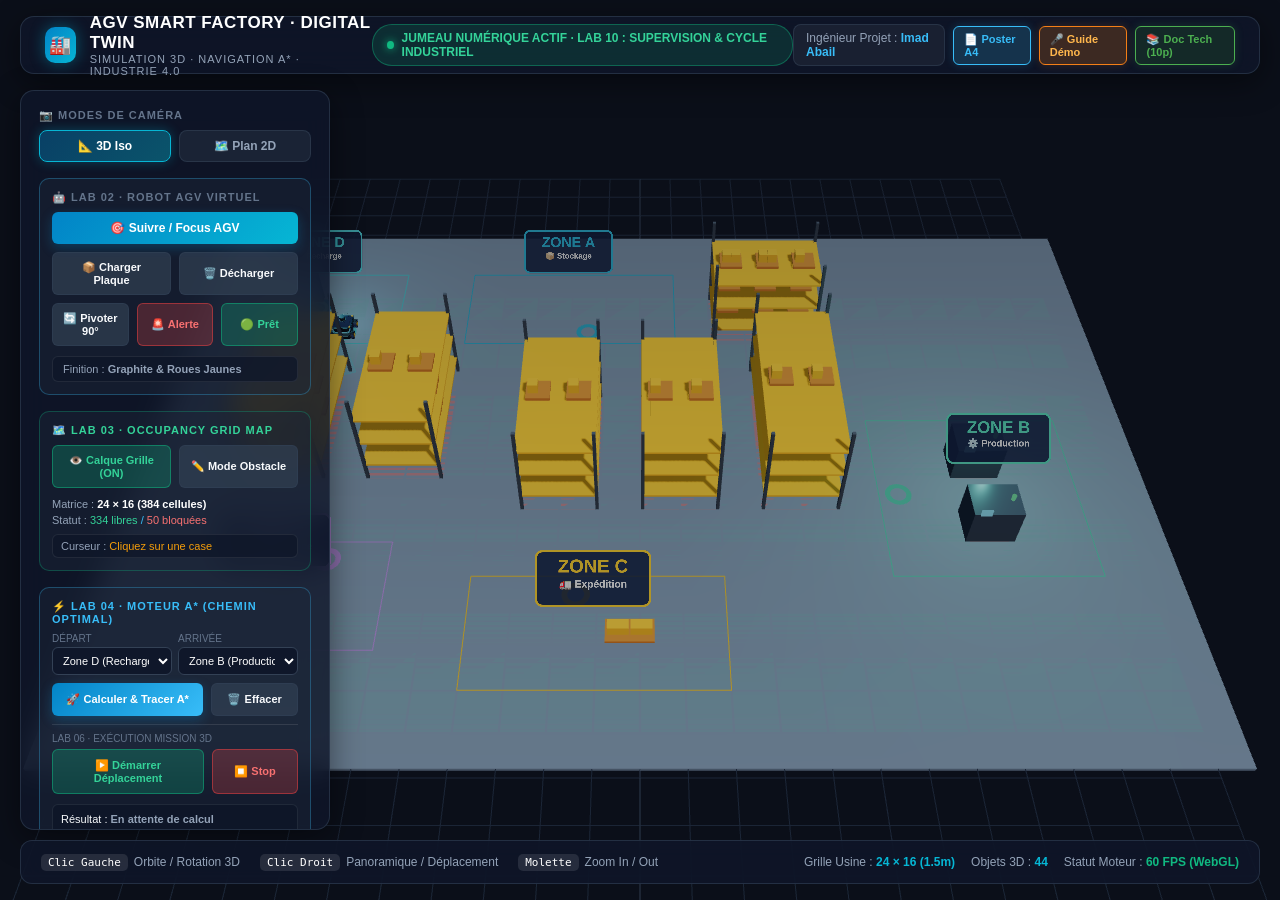
<file: index.html>
<!DOCTYPE html>
<html lang="fr">
<head>
    <meta charset="UTF-8">
    <meta name="viewport" content="width=device-width, initial-scale=1.0">
    <title>AGV Smart Factory · Digital Twin 3D (LAB 02)</title>
    <link rel="stylesheet" href="css/style.css">
    <!-- Bibliothèques Three.js & OrbitControls locales avec secours CDN -->
    <script src="lib/three.min.js"></script>
    <script src="lib/OrbitControls.js"></script>
</head>
<body>

    <!-- Barre supérieure de contrôle et statut de l'usine -->
    <header class="top-nav">
        <div class="brand-section">
            <div class="brand-icon">🏭</div>
            <div class="brand-text">
                <h1>AGV SMART FACTORY · DIGITAL TWIN</h1>
                <p>Simulation 3D &middot; Navigation A* &middot; Industrie 4.0</p>
            </div>
        </div>

        <div class="status-badge">
            <div class="pulse-dot"></div>
            <span>JUMEAU NUMÉRIQUE ACTIF &middot; LAB 10 : SUPERVISION &amp; CYCLE INDUSTRIEL</span>
        </div>

        <div style="display: flex; gap: 8px; align-items: center;">
            <div class="user-tag">
                Ingénieur Projet : <strong>Imad Abail</strong>
            </div>
            <a href="Poster_AGV_Smart_Factory.html" target="_blank" style="text-decoration: none; background: rgba(56, 189, 248, 0.18); border: 1px solid #38bdf8; color: #38bdf8; padding: 6px 10px; border-radius: 6px; font-size: 11px; font-weight: 700; display: inline-flex; align-items: center; gap: 5px; box-shadow: 0 0 10px rgba(56, 189, 248, 0.2);">
                📄 Poster A4
            </a>
            <a href="Guide_Demo_AGV_Twin.html" target="_blank" style="text-decoration: none; background: rgba(245, 127, 23, 0.2); border: 1px solid #f57f17; color: #ffb74d; padding: 6px 10px; border-radius: 6px; font-size: 11px; font-weight: 700; display: inline-flex; align-items: center; gap: 5px; box-shadow: 0 0 10px rgba(245, 127, 23, 0.2);">
                🎤 Guide Démo
            </a>
            <a href="Documentation_Technique_SMART_AGV_TWIN.html" target="_blank" style="text-decoration: none; background: rgba(46, 125, 50, 0.2); border: 1px solid #4caf50; color: #4caf50; padding: 6px 10px; border-radius: 6px; font-size: 11px; font-weight: 700; display: inline-flex; align-items: center; gap: 5px; box-shadow: 0 0 10px rgba(76, 175, 80, 0.2);">
                📚 Doc Tech (10p)
            </a>
        </div>
    </header>

    <!-- Panneau latéral : Contrôles de caméra & Navigation des Zones & Commandes AGV -->
    <aside class="side-panel">
        <!-- Modes de caméra -->
        <div class="panel-section">
            <div class="panel-title">📷 Modes de Caméra</div>
            <div class="btn-group">
                <button class="view-btn active" data-view="iso">📐 3D Iso</button>
                <button class="view-btn" data-view="top">🗺️ Plan 2D</button>
            </div>
        </div>

        <!-- LAB 02 : Contrôles Manuels AGV -->
        <div class="panel-section agv-control-box">
            <div class="panel-title">🤖 LAB 02 · Robot AGV Virtuel</div>
            <button id="btn-focus-agv" class="action-btn highlight">🎯 Suivre / Focus AGV</button>
            
            <div class="btn-group" style="margin-top: 8px;">
                <button id="btn-cargo-load" class="action-btn">📦 Charger Plaque</button>
                <button id="btn-cargo-unload" class="action-btn">🗑️ Décharger</button>
            </div>

            <div class="btn-group" style="margin-top: 8px;">
                <button id="btn-agv-rotate" class="action-btn">🔄 Pivoter 90&deg;</button>
                <button id="btn-agv-alert" class="action-btn danger">🚨 Alerte</button>
                <button id="btn-agv-normal" class="action-btn success">🟢 Prêt</button>
            </div>

            <div class="agv-status-pill">
                Finition : <strong>Graphite &amp; Roues Jaunes</strong>
            </div>
        </div>

        <!-- LAB 03 : Occupancy Grid Map -->
        <div class="panel-section" style="background: rgba(30, 41, 59, 0.45); border: 1px solid rgba(16, 185, 129, 0.3); border-radius: 10px; padding: 12px;">
            <div class="panel-title" style="color: #34d399;">🗺️ LAB 03 · Occupancy Grid Map</div>
            <div class="btn-group">
                <button id="btn-toggle-grid" class="action-btn success">👁️ Calque Grille (ON)</button>
                <button id="btn-edit-obstacle" class="action-btn">✏️ Mode Obstacle</button>
            </div>

            <div style="margin-top: 10px; font-size: 11px; color: var(--text-secondary); display: flex; flex-direction: column; gap: 4px;">
                <div>Matrice : <strong style="color: #ffffff;">24 &times; 16 (384 cellules)</strong></div>
                <div>Statut : <span id="grid-stats-text" style="color: #38bdf8;">-- libres / -- obstacles</span></div>
                <div style="background: rgba(15, 23, 42, 0.8); padding: 5px 8px; border-radius: 6px; margin-top: 4px; border: 1px solid rgba(255,255,255,0.08);">
                    Curseur : <span id="cell-cursor-info" style="color: #f59e0b;">Cliquez sur une case</span>
                </div>
            </div>
        </div>

        <!-- LAB 04 : Moteur A* (Calcul Optimal) -->
        <div class="panel-section" style="background: rgba(30, 41, 59, 0.45); border: 1px solid rgba(56, 189, 248, 0.3); border-radius: 10px; padding: 12px;">
            <div class="panel-title" style="color: #38bdf8;">⚡ LAB 04 · Moteur A* (Chemin Optimal)</div>
            
            <div style="display: flex; gap: 6px; margin-bottom: 8px;">
                <div style="flex: 1;">
                    <label style="font-size: 10px; color: var(--text-muted); display: block; margin-bottom: 3px;">DÉPART</label>
                    <select id="select-start-zone" style="width: 100%; padding: 6px; background: #0f172a; border: 1px solid #334155; border-radius: 6px; color: #ffffff; font-size: 11px;">
                        <option value="D" selected>Zone D (Recharge)</option>
                        <option value="A">Zone A (Stockage)</option>
                        <option value="B">Zone B (Production)</option>
                        <option value="C">Zone C (Expédition)</option>
                        <option value="E">Zone E (Maintenance)</option>
                    </select>
                </div>
                <div style="flex: 1;">
                    <label style="font-size: 10px; color: var(--text-muted); display: block; margin-bottom: 3px;">ARRIVÉE</label>
                    <select id="select-goal-zone" style="width: 100%; padding: 6px; background: #0f172a; border: 1px solid #334155; border-radius: 6px; color: #ffffff; font-size: 11px;">
                        <option value="A">Zone A (Stockage)</option>
                        <option value="B" selected>Zone B (Production)</option>
                        <option value="C">Zone C (Expédition)</option>
                        <option value="D">Zone D (Recharge)</option>
                        <option value="E">Zone E (Maintenance)</option>
                    </select>
                </div>
            </div>

            <div class="btn-group" style="margin-top: 6px;">
                <button id="btn-run-astar" class="action-btn highlight" style="flex: 2; font-size: 11px; padding: 9px; background: linear-gradient(135deg, #0284c7, #38bdf8);">
                    🚀 Calculer &amp; Tracer A*
                </button>
                <button id="btn-clear-path" class="action-btn" style="flex: 1; font-size: 11px; padding: 9px;">
                    🗑️ Effacer
                </button>
            </div>

            <!-- LAB 06 : Contrôle de Navigation AGV -->
            <div style="margin-top: 8px; padding-top: 8px; border-top: 1px solid rgba(255,255,255,0.1);">
                <div style="font-size: 10px; color: var(--text-muted); margin-bottom: 5px; text-transform: uppercase;">LAB 06 · Exécution Mission 3D</div>
                <div class="btn-group">
                    <button id="btn-start-move" class="action-btn success" style="flex: 2; font-weight: bold; padding: 9px;">
                        ▶️ Démarrer Déplacement
                    </button>
                    <button id="btn-stop-move" class="action-btn danger" style="flex: 1; padding: 9px;">
                        ⏹️ Stop
                    </button>
                </div>
            </div>

            <!-- Résultats de calcul A* -->
            <div id="astar-results-box" style="margin-top: 10px; background: rgba(15, 23, 42, 0.85); border: 1px solid rgba(255,255,255,0.08); border-radius: 6px; padding: 8px; font-size: 11px; display: flex; flex-direction: column; gap: 4px;">
                <div>Résultat : <strong id="astar-status-text" style="color: #94a3b8;">En attente de calcul</strong></div>
                <div>Longueur : <span id="astar-cost-text" style="color: #ffffff;">--</span></div>
                <div>Nœuds explorés : <span id="astar-nodes-text" style="color: #38bdf8;">--</span></div>
                <div>Temps d'exécution : <span id="astar-time-text" style="color: #10b981;">--</span></div>
            </div>
        </div>

        <!-- LAB 07 : Obstacles Dynamiques & Détection LiDAR -->
        <div class="panel-section" style="background: rgba(30, 41, 59, 0.45); border: 1px solid rgba(239, 68, 68, 0.35); border-radius: 10px; padding: 12px;">
            <div class="panel-title" style="color: #f87171;">⚠️ LAB 07 · Obstacles Dynamiques &amp; LiDAR</div>
            <div style="font-size: 11px; color: var(--text-secondary); margin-bottom: 8px;">
                Simulation d'un aléa (palette tombée / couloir bloqué) et détection réflexe par scanner laser de sécurité (ISO 3691-4).
            </div>
            <div class="btn-group">
                <button id="btn-spawn-obstacle" class="action-btn danger" style="flex: 2; font-weight: bold; padding: 9px;">
                    ⚠️ Bloquer le Couloir
                </button>
                <button id="btn-clear-obstacles" class="action-btn" style="flex: 1; padding: 9px;">
                    🧹 Nettoyer
                </button>
            </div>
            <div id="obstacle-alert-banner" style="display: none; margin-top: 8px; background: rgba(239, 68, 68, 0.2); border: 1px solid #ef4444; border-radius: 6px; padding: 8px; font-size: 11px; color: #fca5a5;">
            </div>
        </div>

        <!-- LAB 08 : Replanning Dynamique A* (Contournement en direct) -->
        <div class="panel-section" style="background: rgba(30, 41, 59, 0.45); border: 1px solid rgba(16, 185, 129, 0.35); border-radius: 10px; padding: 12px;">
            <div class="panel-title" style="color: #34d399;">🔄 LAB 08 · Replanning Dynamique A*</div>
            <div style="font-size: 11px; color: var(--text-secondary); margin-bottom: 8px;">
                Recalcul en temps réel sans téléportation depuis la position courante de l'AGV bloqué vers l'objectif.
            </div>

            <div style="display: flex; align-items: center; justify-content: space-between; margin-bottom: 8px; font-size: 11px; color: #ffffff;">
                <label style="display: flex; align-items: center; gap: 6px; cursor: pointer;">
                    <input type="checkbox" id="chk-auto-replan" checked style="accent-color: #10b981;">
                    <span>Replanning Auto (800 ms)</span>
                </label>
            </div>

            <button id="btn-manual-replan" class="action-btn success" style="width: 100%; font-weight: bold; padding: 9px; font-size: 11px; background: linear-gradient(135deg, #059669, #10b981);">
                🔄 Recalculer &amp; Contourner (A*)
            </button>

            <div id="replan-info-box" style="margin-top: 8px; background: rgba(15, 23, 42, 0.85); border: 1px solid rgba(255,255,255,0.08); border-radius: 6px; padding: 8px; font-size: 11px; display: flex; flex-direction: column; gap: 4px;">
                <div>Statut Déviation : <strong id="replan-status-text" style="color: #94a3b8;">En veille</strong></div>
                <div id="replan-metric-text" style="color: #38bdf8;">Prêt au contournement</div>
            </div>
        </div>

        <!-- LAB 09 : GESTION DES MISSIONS MULTIPLES (CYCLE INDUSTRIEL) -->
        <div class="panel-section" style="background: rgba(30, 41, 59, 0.55); border: 1px solid rgba(245, 158, 11, 0.4); border-radius: 10px; padding: 12px;">
            <div class="panel-title" style="color: #f59e0b; display: flex; align-items: center; justify-content: space-between;">
                <span>🏭 LAB 09 · CYCLE INDUSTRIEL COMPLET</span>
                <span id="mission-cycle-badge" style="font-size: 10px; padding: 2px 6px; background: rgba(245, 158, 11, 0.2); border: 1px solid #f59e0b; border-radius: 4px; color: #fbbf24;">FSM Prête</span>
            </div>
            
            <p style="font-size: 11px; color: var(--text-muted); margin-bottom: 8px; line-height: 1.4;">
                Orchestration autonome du cycle officiel : <strong>Zone A</strong> (Stockage) &rarr; <strong>Zone B</strong> (Production) &rarr; <strong>Zone C</strong> (Expédition) &rarr; <strong>Zone D</strong> (Recharge).
            </p>

            <div class="btn-group" style="margin-bottom: 8px;">
                <button id="btn-start-cycle" class="action-btn highlight" style="flex: 2; font-size: 11px; padding: 9px; background: linear-gradient(135deg, #d97706, #f59e0b);">
                    ▶️ Lancer Cycle A ➔ B ➔ C ➔ D
                </button>
                <button id="btn-stop-cycle" class="action-btn danger" style="flex: 1; font-size: 11px; padding: 9px;" disabled>
                    ⏹️ Stop
                </button>
            </div>

            <!-- Barre de progression de la mission -->
            <div style="background: #0f172a; border-radius: 4px; height: 6px; overflow: hidden; margin-bottom: 8px; border: 1px solid rgba(255,255,255,0.08);">
                <div id="mission-progress-bar" style="width: 0%; height: 100%; background: linear-gradient(90deg, #0284c7, #10b981, #f59e0b, #06b6d4); transition: width 0.4s ease;"></div>
            </div>

            <div id="mission-info-box" style="background: rgba(15, 23, 42, 0.85); border: 1px solid rgba(255,255,255,0.08); border-radius: 6px; padding: 8px; font-size: 11px; display: flex; flex-direction: column; gap: 4px;">
                <div>Statut Mission : <span id="mission-step-text" style="color: #94a3b8;">En attente de lancement</span></div>
                <div id="mission-desc-text" style="color: var(--text-muted); font-size: 10px;">Scénario nominal conforme aux spécifications Industrie 4.0.</div>
            </div>
        </div>

        <!-- LAB 10 : SUPERVISION & TÉLÉMÉTRIE INDUSTRIELLE TEMPS RÉEL -->
        <div class="panel-section" style="background: rgba(30, 41, 59, 0.55); border: 1px solid rgba(6, 182, 212, 0.4); border-radius: 10px; padding: 12px;">
            <div class="panel-title" style="color: #06b6d4; display: flex; align-items: center; justify-content: space-between;">
                <span>📊 LAB 10 · SUPERVISION &amp; TÉLÉMÉTRIE</span>
                <span style="font-size: 10px; color: #22c55e;">● En Direct</span>
            </div>

            <!-- Jauge de Batterie Virtuelle -->
            <div style="margin-bottom: 8px;">
                <div style="display: flex; justify-content: space-between; font-size: 11px; margin-bottom: 3px;">
                    <span style="color: var(--text-muted);">⚡ Batterie AGV :</span>
                    <strong id="telemetry-battery-pct" style="color: #22c55e;">100.0 %</strong>
                </div>
                <div style="background: #0f172a; border-radius: 4px; height: 8px; overflow: hidden; border: 1px solid rgba(255,255,255,0.08);">
                    <div id="telemetry-battery-bar" style="width: 100%; height: 100%; background: #22c55e; transition: width 0.3s ease, background 0.3s ease;"></div>
                </div>
            </div>

            <!-- Métriques Industrielles : Odomètre & Chrono -->
            <div style="display: grid; grid-template-columns: 1fr 1fr; gap: 6px; margin-bottom: 8px;">
                <div style="background: #0f172a; padding: 6px; border-radius: 6px; border: 1px solid rgba(255,255,255,0.05); text-align: center;">
                    <div style="font-size: 9px; color: var(--text-muted); text-transform: uppercase;">Odomètre Total</div>
                    <div id="telemetry-odometer-text" style="font-size: 13px; font-weight: bold; color: #38bdf8; margin-top: 2px;">0.0 m</div>
                </div>
                <div style="background: #0f172a; padding: 6px; border-radius: 6px; border: 1px solid rgba(255,255,255,0.05); text-align: center;">
                    <div style="font-size: 9px; color: var(--text-muted); text-transform: uppercase;">Temps d'Opération</div>
                    <div id="telemetry-timer-text" style="font-size: 13px; font-weight: bold; color: #f59e0b; margin-top: 2px;">00:00</div>
                </div>
            </div>

            <!-- Journal d'Événements / Log Industriel -->
            <div style="font-size: 10px; color: var(--text-muted); margin-bottom: 4px;">JOURNAL D'AUDIT EN DIRECT :</div>
            <div id="telemetry-log-stream" style="background: #090d16; border: 1px solid rgba(255,255,255,0.06); border-radius: 6px; height: 80px; overflow-y: auto; padding: 6px; font-family: monospace; font-size: 10px; color: #cbd5e1; display: flex; flex-direction: column; gap: 2px;">
                <div style="color: #64748b;">[Système] Prêt · Surveillance télémétrique active</div>
            </div>
        </div>

        <!-- Les 5 Zones Officielles -->
        <div class="panel-section">
            <div class="panel-title">🏷️ Les 5 Zones Officielles</div>
            <div class="zones-list">
                <button class="zone-btn" data-zone="A">
                    <div class="zone-pill">
                        <span class="zone-dot"></span>
                        <span>Zone A &middot; Stockage</span>
                    </div>
                    <span class="zone-role">Prise Colis</span>
                </button>

                <button class="zone-btn" data-zone="B">
                    <div class="zone-pill">
                        <span class="zone-dot"></span>
                        <span>Zone B &middot; Production</span>
                    </div>
                    <span class="zone-role">Livraison</span>
                </button>

                <button class="zone-btn" data-zone="C">
                    <div class="zone-pill">
                        <span class="zone-dot"></span>
                        <span>Zone C &middot; Expédition</span>
                    </div>
                    <span class="zone-role">Produits Finis</span>
                </button>

                <button class="zone-btn" data-zone="D">
                    <div class="zone-pill">
                        <span class="zone-dot"></span>
                        <span>Zone D &middot; Recharge</span>
                    </div>
                    <span class="zone-role">Induction</span>
                </button>

                <button class="zone-btn" data-zone="E">
                    <div class="zone-pill">
                        <span class="zone-dot"></span>
                        <span>Zone E &middot; Maintenance</span>
                    </div>
                    <span class="zone-role">Diagnostic</span>
                </button>
            </div>
        </div>
    </aside>

    <!-- Conteneur Three.js WebGL plein écran -->
    <main id="scene-container"></main>

    <!-- Barre d'aide et télémétrie rapide en bas -->
    <footer class="bottom-bar">
        <div class="controls-hint">
            <div class="hint-item"><span class="hint-badge">Clic Gauche</span> Orbite / Rotation 3D</div>
            <div class="hint-item"><span class="hint-badge">Clic Droit</span> Panoramique / Déplacement</div>
            <div class="hint-item"><span class="hint-badge">Molette</span> Zoom In / Out</div>
        </div>

        <div class="telemetry-quick">
            <div class="telemetry-item">Grille Usine : <strong>24 &times; 16 (1.5m)</strong></div>
            <div class="telemetry-item">Objets 3D : <strong id="stat-objects">--</strong></div>
            <div class="telemetry-item">Statut Moteur : <strong style="color: #10b981;">60 FPS (WebGL)</strong></div>
        </div>
    </footer>

    <!-- Modules applicatifs -->
    <script src="js/config.js?v=8.2"></script>
    <script src="js/factory.js?v=8.2"></script>
    <script src="js/rescue_swarm_model.js?v=8.2"></script>
    <script src="js/grid.js?v=8.2"></script>
    <script src="js/astar.js?v=8.2"></script>
    <script src="js/path_visualizer.js?v=8.2"></script>
    <script src="js/agv.js?v=8.2"></script>
    <script src="js/dynamic_obstacles.js?v=8.2"></script>
    <script src="js/mission_manager.js?v=8.2"></script>
    <script src="js/app.js?v=8.2"></script>
</body>
</html>
</file>
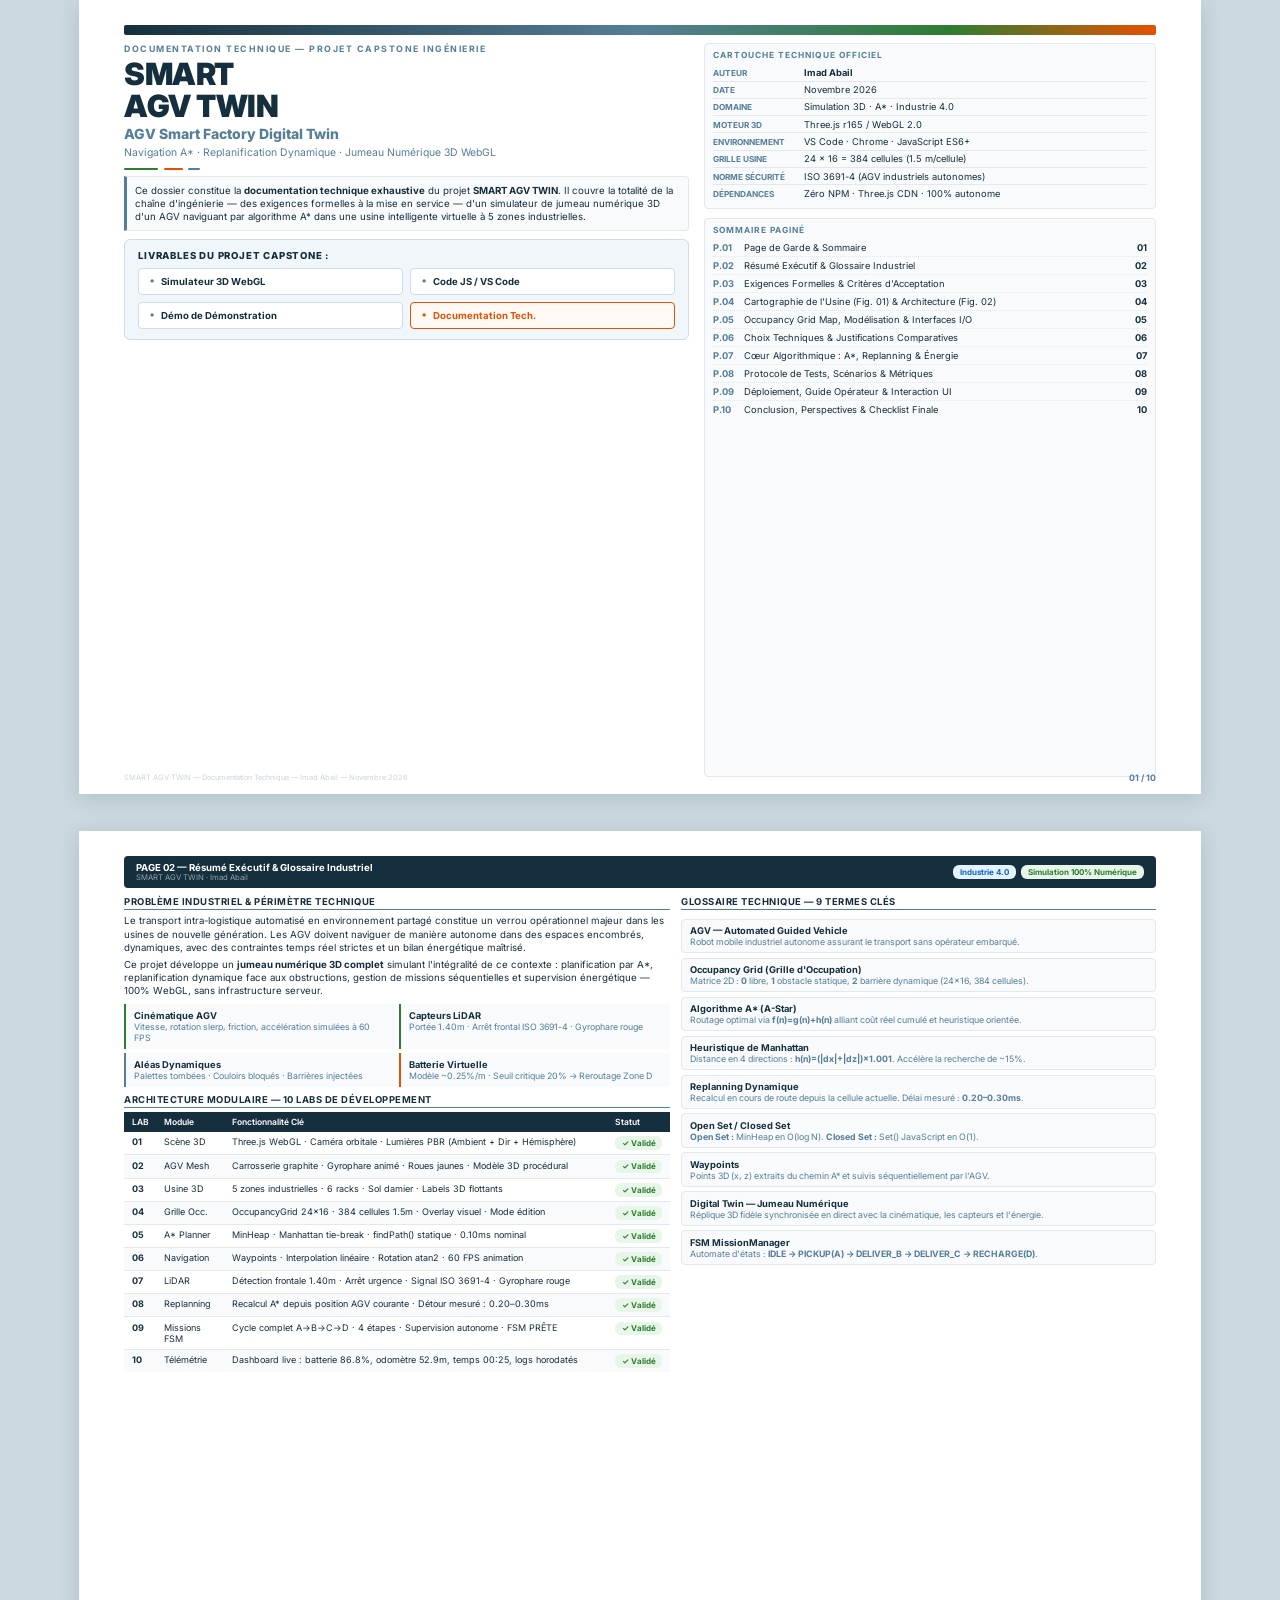
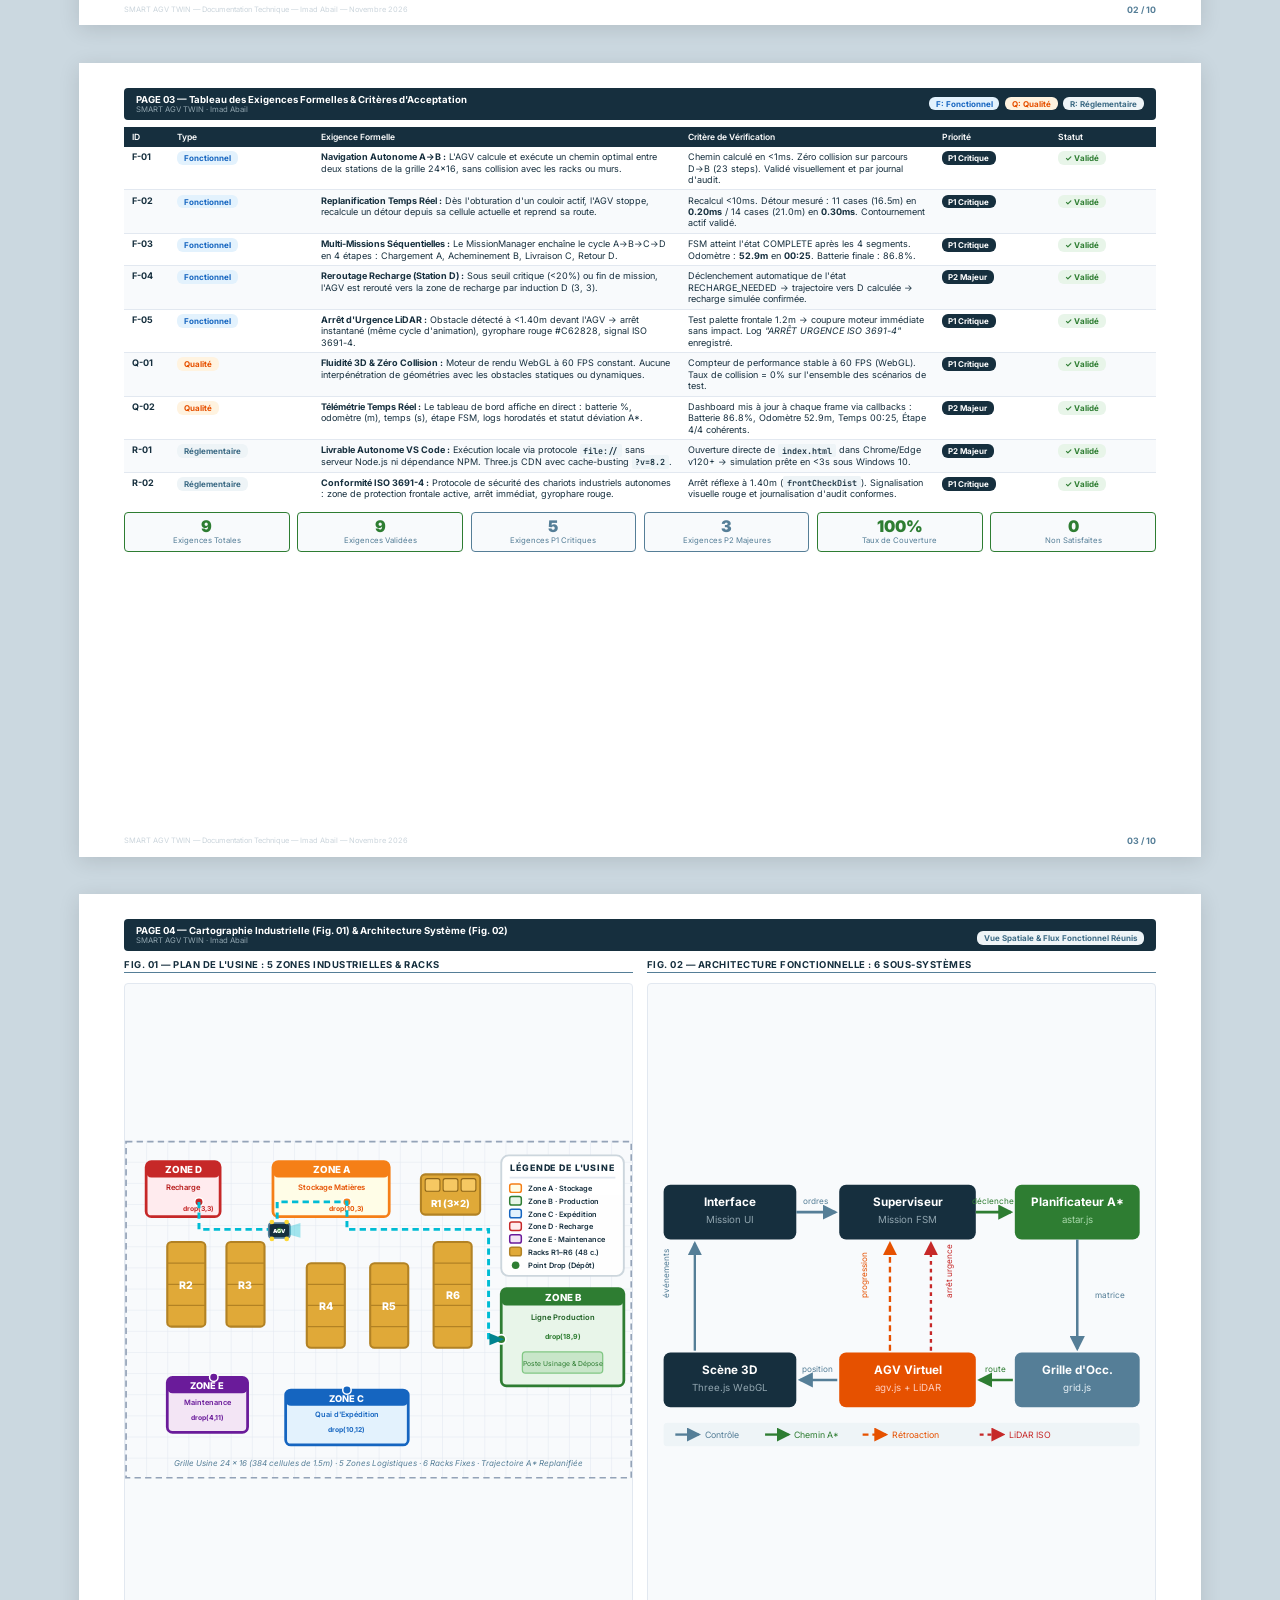
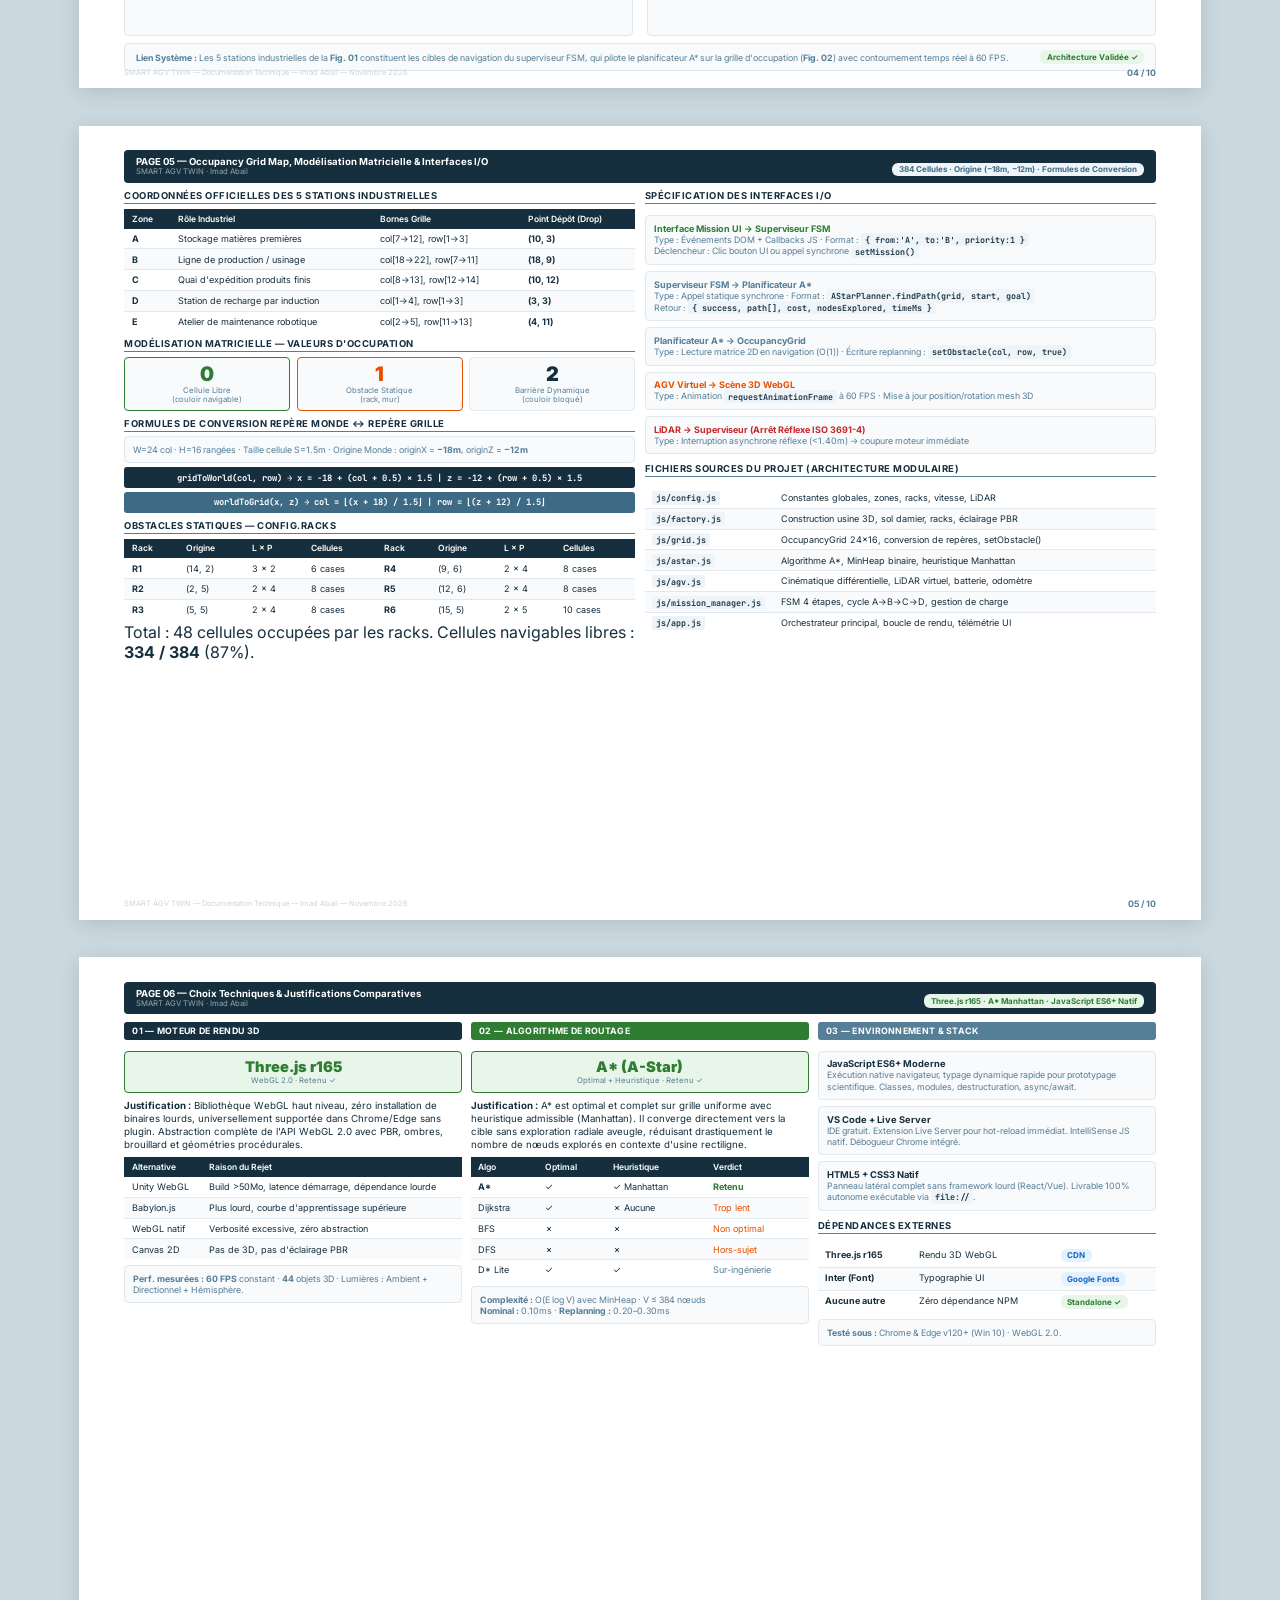
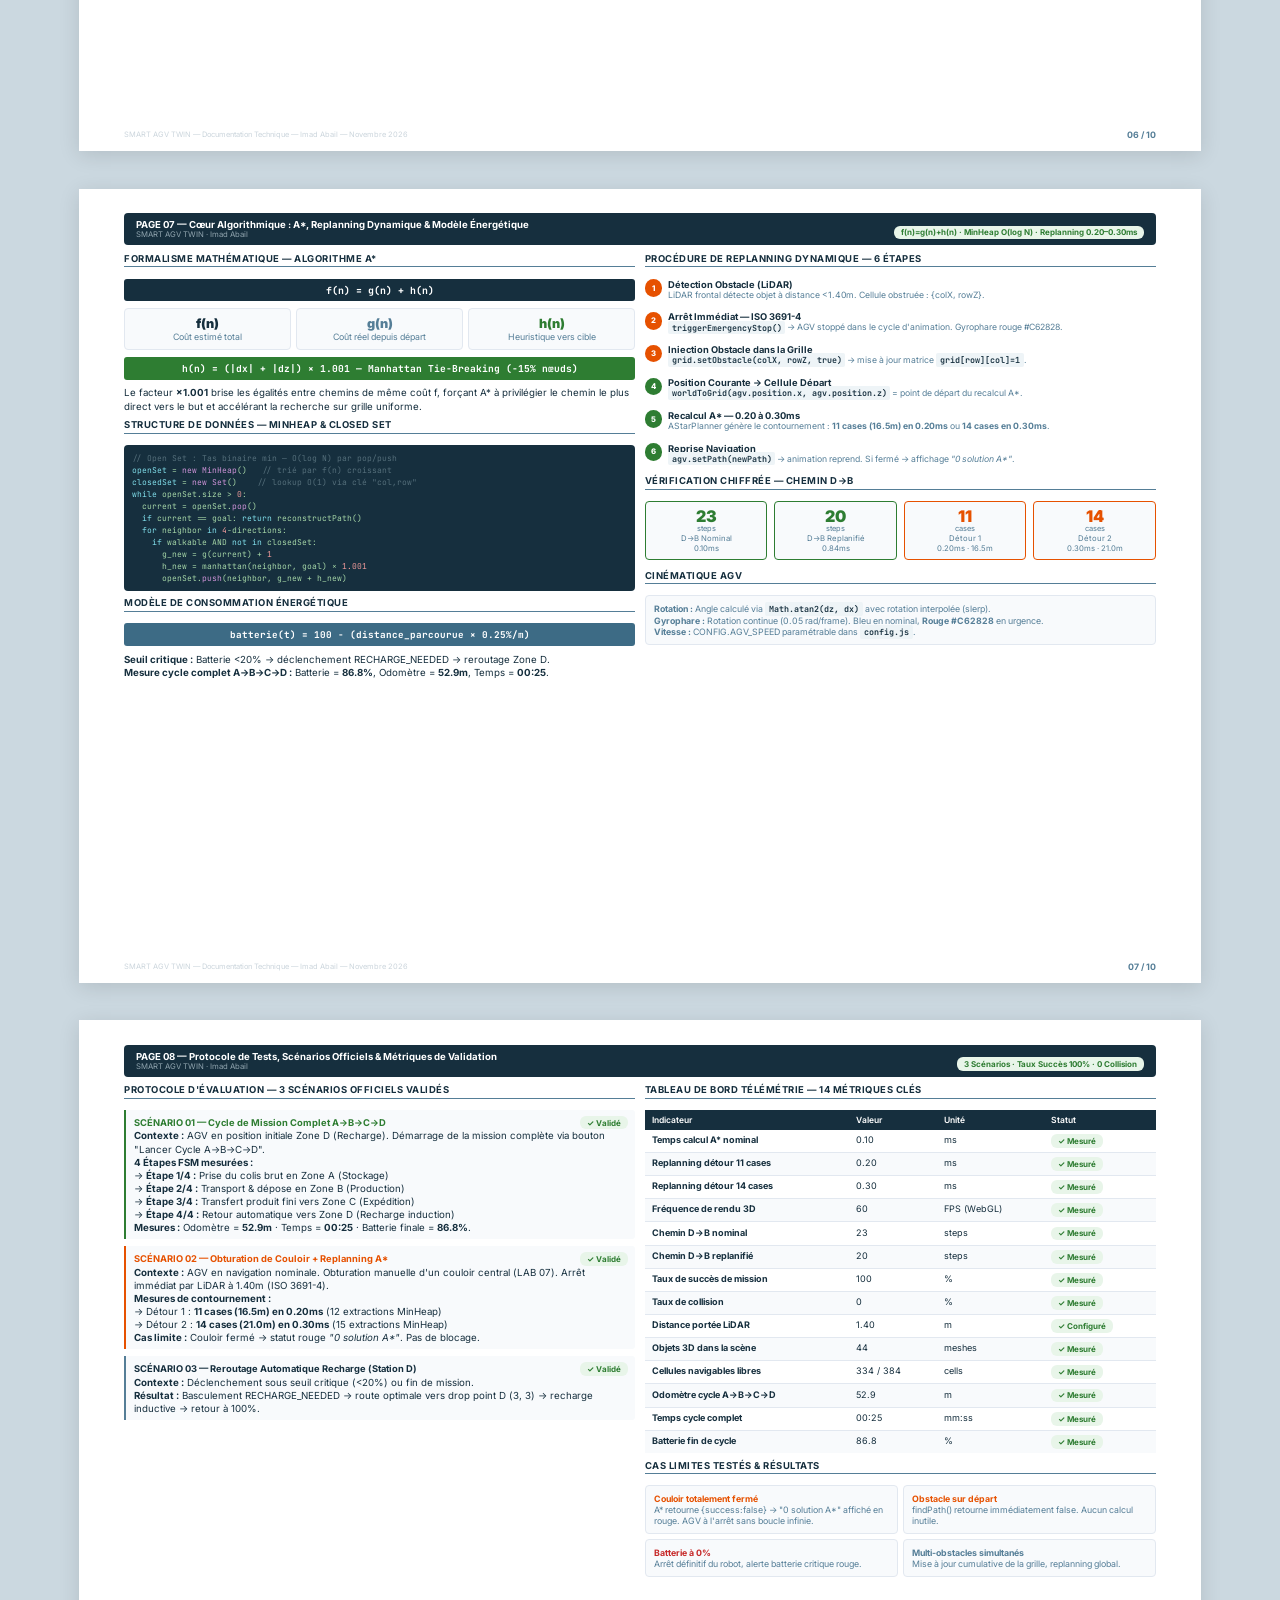
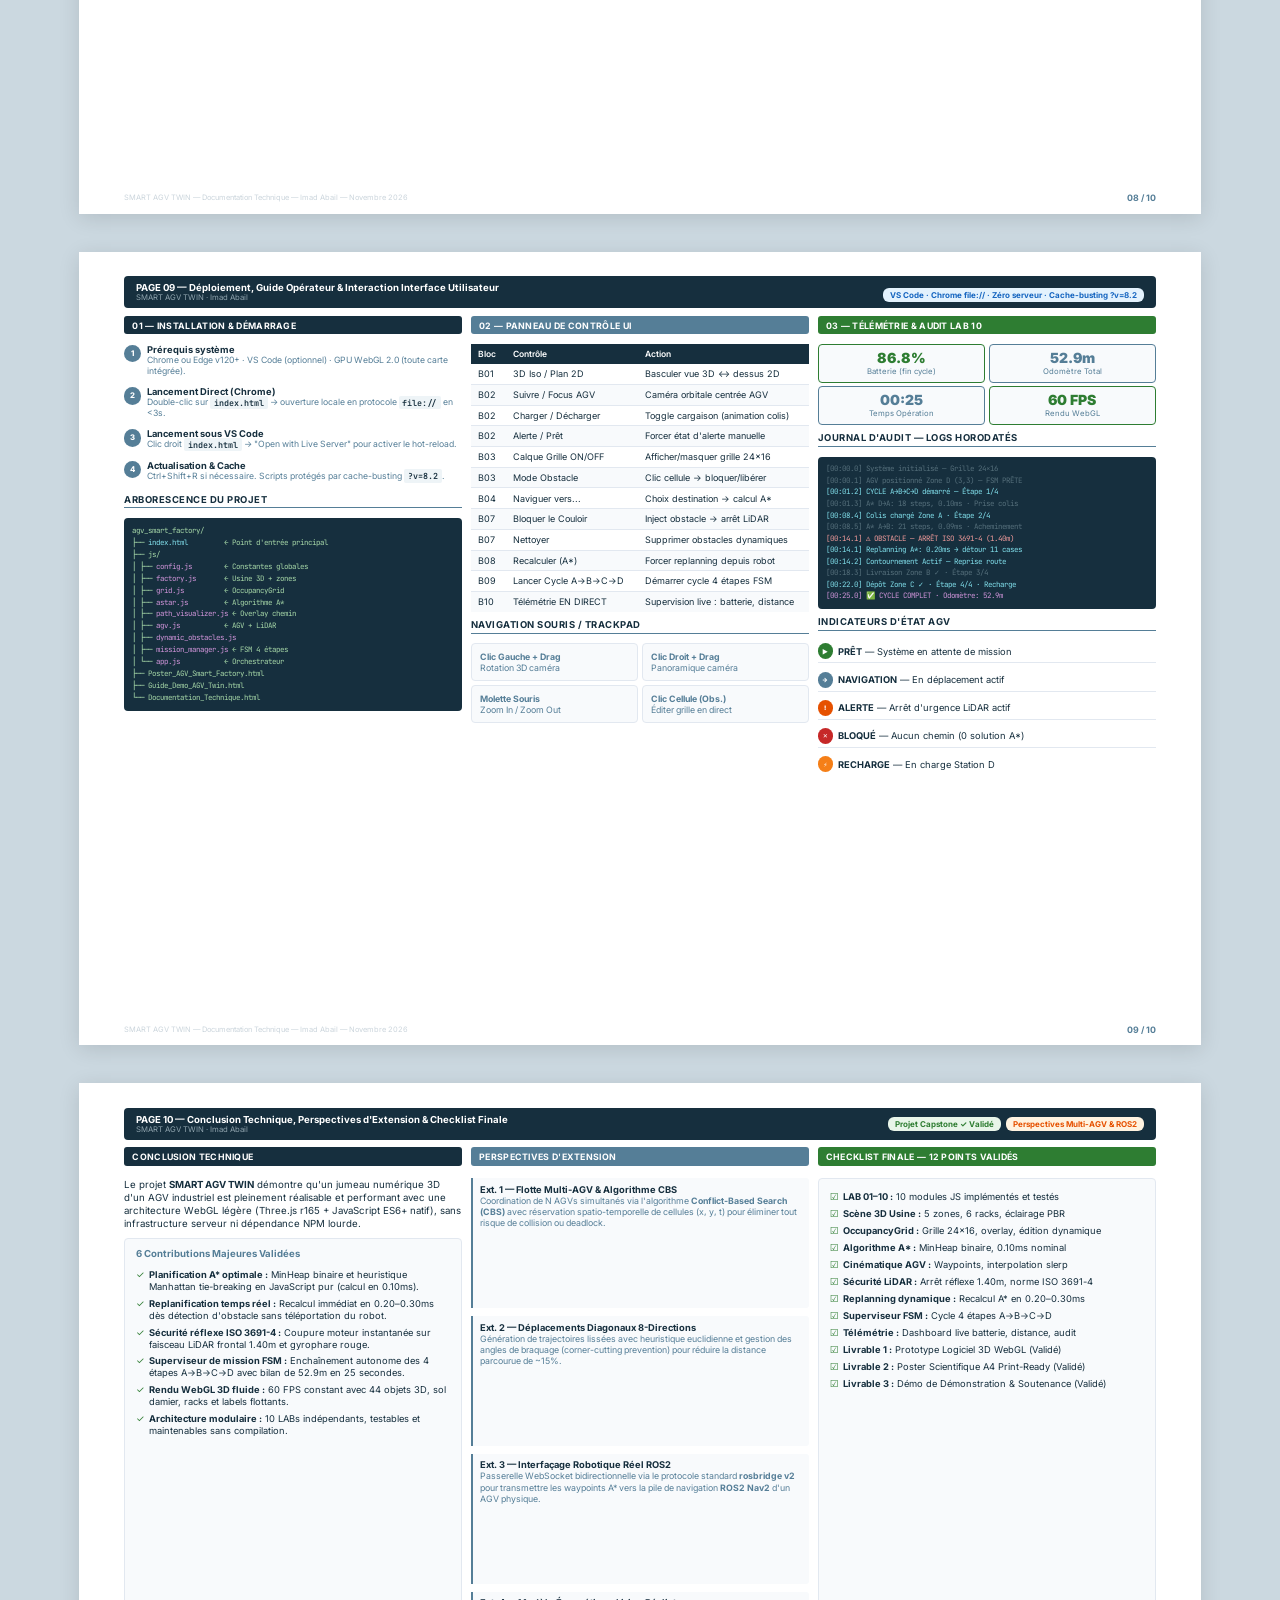
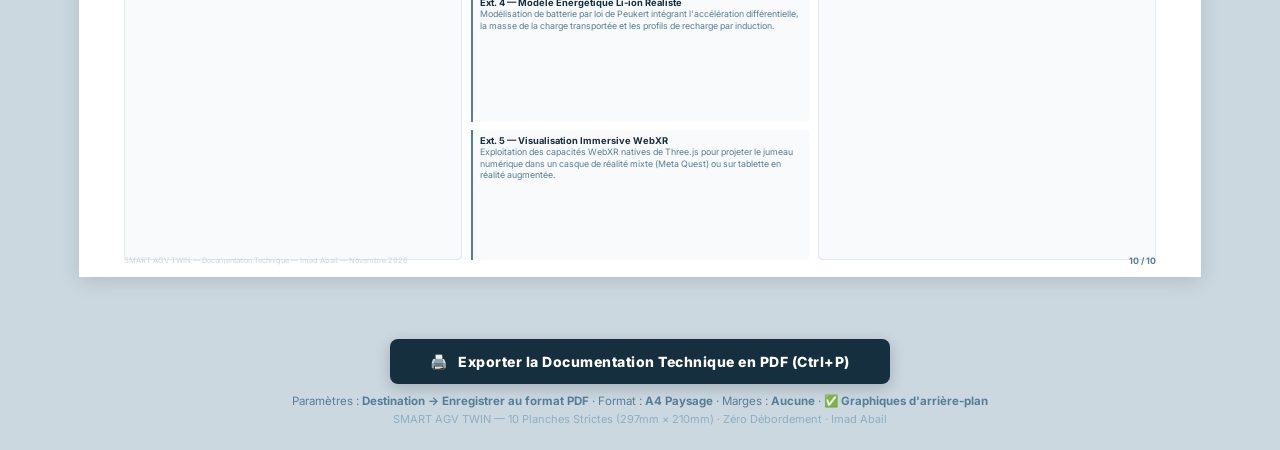
<file: Documentation_Technique_AGV_Twin.html>
<!DOCTYPE html>
<html lang="fr">
<head>
<meta charset="UTF-8">
<meta name="viewport" content="width=device-width, initial-scale=1.0">
<title>Documentation Technique — SMART AGV TWIN — Imad Abail</title>
<style>
@import url('https://fonts.googleapis.com/css2?family=Inter:wght@300;400;500;600;700;800;900&family=JetBrains+Mono:wght@400;500;600;700&display=swap');

/* ══════════════════════════════════════════════════════════
   MOTEUR D'IMPRESSION STRICT — A4 PAYSAGE 10 PAGES EXACTES
══════════════════════════════════════════════════════════ */
@page {
  size: 297mm 210mm;
  margin: 0;
}
*, *::before, *::after {
  box-sizing: border-box;
  margin: 0;
  padding: 0;
}
html, body {
  background: #CBD8E0;
  font-family: 'Inter', system-ui, -apple-system, sans-serif;
  -webkit-print-color-adjust: exact;
  print-color-adjust: exact;
  color: #162F3E;
  margin: 0;
  padding: 0;
}
.sheet {
  width: 297mm;
  height: 210mm;
  max-height: 210mm;
  min-height: 210mm;
  padding: 6.5mm 12mm 4.5mm 12mm;
  margin: 0 auto 10mm auto;
  background: #FFFFFF;
  page-break-after: always;
  page-break-inside: avoid;
  break-after: page;
  break-inside: avoid;
  overflow: hidden;
  display: flex;
  flex-direction: column;
  box-shadow: 0 4px 20px rgba(0,0,0,.12);
  position: relative;
}
.sheet:last-of-type {
  page-break-after: avoid;
  break-after: avoid;
}
@media print {
  html, body {
    width: 297mm;
    height: 210mm;
    background: transparent;
    margin: 0;
    padding: 0;
  }
  .sheet {
    margin: 0;
    box-shadow: none;
    width: 297mm;
    height: 210mm;
    max-height: 210mm;
    page-break-after: always;
    page-break-inside: avoid;
    break-after: page;
    break-inside: avoid;
  }
  .sheet:last-of-type {
    page-break-after: avoid;
    break-after: avoid;
  }
  .no-print { display: none !important; }
}

/* ══════════════════════════════════════════════════════════
   DESIGN TOKENS
══════════════════════════════════════════════════════════ */
:root {
  --ink:      #162F3E;
  --steel:    #557E97;
  --steel2:   #3D6B85;
  --mist:     #F8FAFC;
  --mist2:    #EEF4F7;
  --border:   #E2E8F0;
  --border2:  #CBD5DC;
  --green:    #2E7D32;
  --green-bg: #E8F5E9;
  --orange:   #E65100;
  --orange-bg:#FFF3E0;
  --red:      #C62828;
  --red-bg:   #FFEBEE;
  --blue:     #1565C0;
  --blue-bg:  #E3F2FD;
  --yellow:   #F57F17;
  --yellow-bg:#FFFDE7;
  --purple:   #6A1B9A;
  --purple-bg:#F3E5F5;
}

.accent-bar {
  height: 2.8mm;
  border-radius: 2px;
  background: linear-gradient(90deg, #162F3E 0%, #557E97 50%, #2E7D32 80%, #E65100 100%);
  flex-shrink: 0;
  margin-bottom: 2mm;
}

.hdr {
  background: var(--ink);
  border-radius: 4px;
  padding: 1.6mm 3.2mm;
  display: flex;
  align-items: center;
  justify-content: space-between;
  flex-shrink: 0;
  margin-bottom: 2mm;
}
.hdr-title { font-size: 7.2pt; font-weight: 700; color: #FFF; }
.hdr-meta  { font-size: 5.8pt; color: #90A4AE; }

.badge {
  display: inline-block;
  padding: .5mm 1.8mm;
  border-radius: 6px;
  font-size: 6pt;
  font-weight: 700;
  white-space: nowrap;
}
.b-green  { background: var(--green-bg);  color: var(--green); }
.b-orange { background: var(--orange-bg); color: var(--orange); }
.b-blue   { background: var(--blue-bg);   color: var(--blue); }
.b-red    { background: var(--red-bg);    color: var(--red); }
.b-steel  { background: var(--mist2);     color: var(--steel2); }
.b-ink    { background: var(--ink);       color: #FFF; }

.card {
  background: var(--mist);
  border: 1px solid var(--border);
  border-radius: 4px;
  padding: 1.8mm 2.2mm;
}

.t-hero      { font-size: 23pt; font-weight: 900; color: var(--ink); line-height: 1.05; letter-spacing: -0.5px; }
.t-block     { font-size: 7.1pt; font-weight: 700; color: var(--ink); text-transform: uppercase; letter-spacing: 0.5px; border-bottom: 1.2px solid var(--steel); padding-bottom: 0.6mm; margin-bottom: 1.2mm; }
.t-body      { font-size: 7.3pt; color: var(--ink); line-height: 1.34; }
.t-small     { font-size: 6.6pt; color: var(--steel); line-height: 1.28; }
.t-code      { font-family: 'JetBrains Mono', monospace; font-size: 6.3pt; background: var(--mist2); padding: 0.2mm 1mm; border-radius: 2px; color: var(--ink); font-weight: 600; }

.sec-pill {
  display: inline-flex;
  align-items: center;
  gap: 1.2mm;
  padding: 1mm 2.2mm;
  border-radius: 3px;
  font-size: 6.6pt;
  font-weight: 700;
  color: #FFF;
  letter-spacing: 0.3px;
  text-transform: uppercase;
  margin-bottom: 1.2mm;
  flex-shrink: 0;
}

table { width: 100%; border-collapse: collapse; }
th {
  background: var(--ink);
  color: #FFF;
  padding: 1.3mm 2mm;
  font-size: 6.4pt;
  font-weight: 600;
  text-align: left;
}
td {
  padding: 1.1mm 2mm;
  border-bottom: 1px solid var(--border);
  font-size: 6.8pt;
  color: var(--ink);
  vertical-align: top;
  line-height: 1.26;
}
tr:nth-child(even) td { background: var(--mist); }
tr:last-child td { border-bottom: none; }

.metric {
  flex: 1;
  background: var(--mist);
  border: 1.2px solid var(--border);
  border-radius: 4px;
  padding: 1.5mm 1.8mm;
  text-align: center;
  flex-shrink: 0;
}
.metric .val { font-size: 12pt; font-weight: 900; line-height: 1.05; color: var(--ink); }
.metric .unit{ font-size: 5.6pt; color: var(--steel); display: block; }
.metric .lbl { font-size: 5.8pt; color: var(--steel); margin-top: 0.3mm; line-height: 1.2; }
.metric.grn  { border-color: var(--green); }
.metric.grn .val { color: var(--green); }
.metric.org  { border-color: var(--orange); }
.metric.org .val { color: var(--orange); }
.metric.ste  { border-color: var(--steel); }
.metric.ste .val { color: var(--steel); }

.step { display: flex; align-items: flex-start; gap: 1.5mm; margin-bottom: 1.1mm; }
.step-num {
  width: 4.6mm; height: 4.6mm; border-radius: 50%;
  background: var(--steel); color: #FFF;
  display: flex; align-items: center; justify-content: center;
  font-size: 5.8pt; font-weight: 800; flex-shrink: 0; margin-top: .2mm;
}
.step-num.g { background: var(--green); }
.step-num.o { background: var(--orange); }
.step-body .sh { font-size: 7pt; font-weight: 700; color: var(--ink); }
.step-body .sd { font-size: 6.5pt; color: var(--steel); line-height: 1.25; }

.formula {
  background: var(--ink);
  color: #FFF;
  padding: 1.3mm 2.5mm;
  border-radius: 3px;
  font-family: 'JetBrains Mono', monospace;
  font-size: 7.4pt;
  font-weight: 700;
  text-align: center;
}
.formula.grn { background: var(--green); }
.formula.ste { background: var(--steel2); }

.bl {
  border-left: 2.5px solid var(--steel);
  background: var(--mist);
  border-radius: 0 3px 3px 0;
  padding: 1.5mm 2mm;
}
.bl.grn { border-color: var(--green); }
.bl.org { border-color: var(--orange); }
.bl-title { font-size: 7pt; font-weight: 700; color: var(--ink); }

.code-block {
  background: var(--ink);
  border-radius: 4px;
  padding: 1.8mm 2.2mm;
  font-family: 'JetBrains Mono', monospace;
  font-size: 6pt;
  color: #A5D6A7;
  line-height: 1.5;
}
.code-block .cm { color: #546E7A; }
.code-block .kw { color: #80DEEA; }
.code-block .fn { color: #CE93D8; }
.code-block .nb { color: #EF9A9A; }

.cols-2 { display: grid; grid-template-columns: 1fr 1fr; gap: 2.5mm; }
.cols-3 { display: grid; grid-template-columns: 1fr 1fr 1fr; gap: 2.2mm; }

.toc-row {
  display: flex;
  align-items: baseline;
  padding: 0.8mm 0;
  border-bottom: 1px dotted var(--border);
  font-size: 7pt;
}
.toc-row:last-child { border-bottom: none; }
.toc-n { font-weight: 700; color: var(--steel); min-width: 8mm; }
.toc-t { flex: 1; color: var(--ink); }
.toc-p { font-weight: 700; color: var(--ink); min-width: 6mm; text-align: right; }

.meta-row {
  display: flex;
  gap: 2mm;
  align-items: baseline;
  padding: 0.7mm 0;
  border-bottom: 1px solid var(--border);
  font-size: 7pt;
}
.meta-row:last-child { border-bottom: none; }
.meta-k { font-weight: 700; color: var(--steel); min-width: 22mm; font-size: 6.2pt; text-transform: uppercase; }
.meta-v { color: var(--ink); flex: 1; }

.deliv {
  border-radius: 4px;
  padding: 1.5mm 2mm;
  border: 1px solid var(--border);
  background: var(--mist);
}
.deliv .dn  { font-size: 5.8pt; font-weight: 700; text-transform: uppercase; }
.deliv .dt  { font-size: 7pt; font-weight: 800; color: var(--ink); margin-top: .2mm; }
.deliv .dd  { font-size: 6.2pt; color: var(--steel); margin-top: .2mm; line-height: 1.2; }
.deliv.curr { background: var(--orange-bg); border-color: var(--orange); }
.deliv.done { background: var(--green-bg); border-color: var(--green); }

.chk { display: flex; align-items: flex-start; gap: 1.2mm; padding: 0.6mm 0; font-size: 7pt; color: var(--ink); line-height: 1.3; }
.chk-icon { font-size: 7.2pt; flex-shrink: 0; }

.state { display: flex; align-items: center; gap: 1.2mm; padding: 0.8mm 0; border-bottom: 1px solid var(--border); font-size: 7pt; }
.state:last-child { border-bottom: none; }
.dot { width: 4.2mm; height: 4.2mm; border-radius: 50%; flex-shrink: 0; display: flex; align-items: center; justify-content: center; font-size: 4.6pt; font-weight: 900; color: #FFF; }

.footer {
  position: absolute;
  bottom: 2.8mm;
  left: 12mm;
  right: 12mm;
  display: flex;
  justify-content: space-between;
  align-items: center;
  flex-shrink: 0;
}
.foot-mark { font-size: 5.6pt; color: var(--border2); }
.foot-num  { font-size: 6.6pt; font-weight: 700; color: var(--steel); }
</style>
</head>
<body>

<!-- ══════════════════════════════════════════════════════════
     PAGE 01 — PAGE DE GARDE & SOMMAIRE
     (Version et Statut supprimés · Livrable 3 = Démo de démonstration)
══════════════════════════════════════════════════════════ -->
<section class="sheet">
  <div class="accent-bar"></div>

  <div style="display:grid;grid-template-columns:1.25fr 1fr;gap:4mm;flex:1;min-height:0;">
    <!-- GAUCHE -->
    <div style="display:flex;flex-direction:column;gap:2.2mm;">
      <div>
        <div style="font-size:6.6pt;font-weight:700;color:var(--steel);text-transform:uppercase;letter-spacing:1.5px;margin-bottom:1.2mm;">Documentation Technique — Projet Capstone Ingénierie</div>
        <div class="t-hero">SMART<br>AGV TWIN</div>
        <div style="font-size:10.5pt;font-weight:800;color:var(--steel);line-height:1.2;margin-top:1mm;">AGV Smart Factory Digital Twin</div>
        <div style="font-size:7.8pt;color:var(--steel);margin-top:0.8mm;line-height:1.4;">Navigation A* · Replanification Dynamique · Jumeau Numérique 3D WebGL</div>
        
        <div style="display:flex;gap:1.5mm;margin:1.8mm 0;">
          <div style="width:9mm;height:2px;background:var(--green);border-radius:1px;"></div>
          <div style="width:5mm;height:2px;background:var(--orange);border-radius:1px;"></div>
          <div style="width:3mm;height:2px;background:var(--steel);border-radius:1px;"></div>
        </div>

        <div class="card" style="border-left:3px solid var(--steel);border-radius:0 4px 4px 0;">
          <div class="t-body">Ce dossier constitue la <strong>documentation technique exhaustive</strong> du projet <strong>SMART AGV TWIN</strong>. Il couvre la totalité de la chaîne d'ingénierie — des exigences formelles à la mise en service — d'un simulateur de jumeau numérique 3D d'un AGV naviguant par algorithme A* dans une usine intelligente virtuelle à 5 zones industrielles.</div>
        </div>
      </div>

      <!-- LIVRABLES DU PROJET CAPSTONE (Conforme capture utilisateur) -->
      <div style="background:#F0F6FA;border:1px solid #D0DCE5;border-radius:6px;padding:2.5mm 3.5mm;">
        <div style="font-size:7.2pt;font-weight:800;color:var(--ink);letter-spacing:0.8px;margin-bottom:2mm;">LIVRABLES DU PROJET CAPSTONE :</div>
        <div style="display:grid;grid-template-columns:1fr 1fr;gap:2mm;">
          <div style="background:#FFFFFF;border:1px solid #D0DCE5;border-radius:4px;padding:1.8mm 2.8mm;display:flex;align-items:center;gap:2mm;">
            <span style="color:var(--steel);font-size:8pt;font-weight:900;line-height:1;">•</span>
            <span style="font-size:7.2pt;font-weight:700;color:var(--ink);">Simulateur 3D WebGL</span>
          </div>
          <div style="background:#FFFFFF;border:1px solid #D0DCE5;border-radius:4px;padding:1.8mm 2.8mm;display:flex;align-items:center;gap:2mm;">
            <span style="color:var(--steel);font-size:8pt;font-weight:900;line-height:1;">•</span>
            <span style="font-size:7.2pt;font-weight:700;color:var(--ink);">Code JS / VS Code</span>
          </div>
          <div style="background:#FFFFFF;border:1px solid #D0DCE5;border-radius:4px;padding:1.8mm 2.8mm;display:flex;align-items:center;gap:2mm;">
            <span style="color:var(--steel);font-size:8pt;font-weight:900;line-height:1;">•</span>
            <span style="font-size:7.2pt;font-weight:700;color:var(--ink);">Démo de Démonstration</span>
          </div>
          <div style="background:#FFF9F5;border:1.5px solid var(--orange);border-radius:4px;padding:1.8mm 2.8mm;display:flex;align-items:center;gap:2mm;">
            <span style="color:var(--orange);font-size:8pt;font-weight:900;line-height:1;">•</span>
            <span style="font-size:7.2pt;font-weight:700;color:var(--orange);">Documentation Tech.</span>
          </div>
        </div>
      </div>
    </div>

    <!-- DROITE : Cartouche (SANS VERSION NI STATUT) + Sommaire -->
    <div style="display:flex;flex-direction:column;gap:2.2mm;">
      <div class="card">
        <div style="font-size:6.3pt;font-weight:700;color:var(--steel);text-transform:uppercase;letter-spacing:1px;margin-bottom:1mm;">Cartouche Technique Officiel</div>
        <div class="meta-row"><div class="meta-k">Auteur</div><div class="meta-v"><strong>Imad Abail</strong></div></div>
        <div class="meta-row"><div class="meta-k">Date</div><div class="meta-v">Novembre 2026</div></div>
        <div class="meta-row"><div class="meta-k">Domaine</div><div class="meta-v">Simulation 3D · A* · Industrie 4.0</div></div>
        <div class="meta-row"><div class="meta-k">Moteur 3D</div><div class="meta-v">Three.js r165 / WebGL 2.0</div></div>
        <div class="meta-row"><div class="meta-k">Environnement</div><div class="meta-v">VS Code · Chrome · JavaScript ES6+</div></div>
        <div class="meta-row"><div class="meta-k">Grille Usine</div><div class="meta-v">24 × 16 = 384 cellules (1.5 m/cellule)</div></div>
        <div class="meta-row"><div class="meta-k">Norme Sécurité</div><div class="meta-v">ISO 3691-4 (AGV industriels autonomes)</div></div>
        <div class="meta-row"><div class="meta-k">Dépendances</div><div class="meta-v">Zéro NPM · Three.js CDN · 100% autonome</div></div>
      </div>

      <div class="card" style="flex:1;">
        <div style="font-size:6.3pt;font-weight:700;color:var(--steel);text-transform:uppercase;letter-spacing:1px;margin-bottom:1mm;">Sommaire Paginé</div>
        <div class="toc-row"><div class="toc-n">P.01</div><div class="toc-t">Page de Garde &amp; Sommaire</div><div class="toc-p">01</div></div>
        <div class="toc-row"><div class="toc-n">P.02</div><div class="toc-t">Résumé Exécutif &amp; Glossaire Industriel</div><div class="toc-p">02</div></div>
        <div class="toc-row"><div class="toc-n">P.03</div><div class="toc-t">Exigences Formelles &amp; Critères d'Acceptation</div><div class="toc-p">03</div></div>
        <div class="toc-row"><div class="toc-n">P.04</div><div class="toc-t">Cartographie de l'Usine (Fig. 01) &amp; Architecture (Fig. 02)</div><div class="toc-p">04</div></div>
        <div class="toc-row"><div class="toc-n">P.05</div><div class="toc-t">Occupancy Grid Map, Modélisation &amp; Interfaces I/O</div><div class="toc-p">05</div></div>
        <div class="toc-row"><div class="toc-n">P.06</div><div class="toc-t">Choix Techniques &amp; Justifications Comparatives</div><div class="toc-p">06</div></div>
        <div class="toc-row"><div class="toc-n">P.07</div><div class="toc-t">Cœur Algorithmique : A*, Replanning &amp; Énergie</div><div class="toc-p">07</div></div>
        <div class="toc-row"><div class="toc-n">P.08</div><div class="toc-t">Protocole de Tests, Scénarios &amp; Métriques</div><div class="toc-p">08</div></div>
        <div class="toc-row"><div class="toc-n">P.09</div><div class="toc-t">Déploiement, Guide Opérateur &amp; Interaction UI</div><div class="toc-p">09</div></div>
        <div class="toc-row"><div class="toc-n">P.10</div><div class="toc-t">Conclusion, Perspectives &amp; Checklist Finale</div><div class="toc-p">10</div></div>
      </div>
    </div>
  </div>

  <div class="footer">
    <div class="foot-mark">SMART AGV TWIN — Documentation Technique — Imad Abail — Novembre 2026</div>
    <div class="foot-num">01 / 10</div>
  </div>
</section>

<!-- ══════════════════════════════════════════════════════════
     PAGE 02 — RÉSUMÉ EXÉCUTIF & GLOSSAIRE
     (Ajustement : glossaire compacté, zéro coupure FSM en bas)
══════════════════════════════════════════════════════════ -->
<section class="sheet">
  <div class="hdr">
    <div><div class="hdr-title">PAGE 02 — Résumé Exécutif &amp; Glossaire Industriel</div><div class="hdr-meta">SMART AGV TWIN · Imad Abail</div></div>
    <div style="display:flex;gap:1.5mm;"><span class="badge b-blue">Industrie 4.0</span><span class="badge b-green">Simulation 100% Numérique</span></div>
  </div>

  <div style="display:grid;grid-template-columns:1.15fr 1fr;gap:3mm;flex:1;min-height:0;">
    <div style="display:flex;flex-direction:column;gap:1.8mm;">
      <div>
        <div class="t-block">Problème Industriel &amp; Périmètre Technique</div>
        <div class="t-body" style="margin-bottom:1.2mm;">Le transport intra-logistique automatisé en environnement partagé constitue un verrou opérationnel majeur dans les usines de nouvelle génération. Les AGV doivent naviguer de manière autonome dans des espaces encombrés, dynamiques, avec des contraintes temps réel strictes et un bilan énergétique maîtrisé.</div>
        <div class="t-body">Ce projet développe un <strong>jumeau numérique 3D complet</strong> simulant l'intégralité de ce contexte : planification par A*, replanification dynamique face aux obstructions, gestion de missions séquentielles et supervision énergétique — 100% WebGL, sans infrastructure serveur.</div>
      </div>

      <div style="display:grid;grid-template-columns:1fr 1fr;gap:1.2mm;">
        <div class="bl grn"><div class="bl-title">Cinématique AGV</div><div class="t-small">Vitesse, rotation slerp, friction, accélération simulées à 60 FPS</div></div>
        <div class="bl grn"><div class="bl-title">Capteurs LiDAR</div><div class="t-small">Portée 1.40m · Arrêt frontal ISO 3691-4 · Gyrophare rouge</div></div>
        <div class="bl"><div class="bl-title">Aléas Dynamiques</div><div class="t-small">Palettes tombées · Couloirs bloqués · Barrières injectées</div></div>
        <div class="bl org"><div class="bl-title">Batterie Virtuelle</div><div class="t-small">Modèle ~0.25%/m · Seuil critique 20% → Reroutage Zone D</div></div>
      </div>

      <div>
        <div class="t-block">Architecture Modulaire — 10 LABs de Développement</div>
        <table>
          <thead><tr><th style="width:7mm;">LAB</th><th style="width:18mm;">Module</th><th>Fonctionnalité Clé</th><th style="width:13mm;">Statut</th></tr></thead>
          <tbody>
            <tr><td><strong>01</strong></td><td>Scène 3D</td><td>Three.js WebGL · Caméra orbitale · Lumières PBR (Ambient + Dir + Hémisphère)</td><td><span class="badge b-green">✓ Validé</span></td></tr>
            <tr><td><strong>02</strong></td><td>AGV Mesh</td><td>Carrosserie graphite · Gyrophare animé · Roues jaunes · Modèle 3D procédural</td><td><span class="badge b-green">✓ Validé</span></td></tr>
            <tr><td><strong>03</strong></td><td>Usine 3D</td><td>5 zones industrielles · 6 racks · Sol damier · Labels 3D flottants</td><td><span class="badge b-green">✓ Validé</span></td></tr>
            <tr><td><strong>04</strong></td><td>Grille Occ.</td><td>OccupancyGrid 24×16 · 384 cellules 1.5m · Overlay visuel · Mode édition</td><td><span class="badge b-green">✓ Validé</span></td></tr>
            <tr><td><strong>05</strong></td><td>A* Planner</td><td>MinHeap · Manhattan tie-break · findPath() statique · 0.10ms nominal</td><td><span class="badge b-green">✓ Validé</span></td></tr>
            <tr><td><strong>06</strong></td><td>Navigation</td><td>Waypoints · Interpolation linéaire · Rotation atan2 · 60 FPS animation</td><td><span class="badge b-green">✓ Validé</span></td></tr>
            <tr><td><strong>07</strong></td><td>LiDAR</td><td>Détection frontale 1.40m · Arrêt urgence · Signal ISO 3691-4 · Gyrophare rouge</td><td><span class="badge b-green">✓ Validé</span></td></tr>
            <tr><td><strong>08</strong></td><td>Replanning</td><td>Recalcul A* depuis position AGV courante · Détour mesuré : 0.20–0.30ms</td><td><span class="badge b-green">✓ Validé</span></td></tr>
            <tr><td><strong>09</strong></td><td>Missions FSM</td><td>Cycle complet A→B→C→D · 4 étapes · Supervision autonome · FSM PRÊTE</td><td><span class="badge b-green">✓ Validé</span></td></tr>
            <tr><td><strong>10</strong></td><td>Télémétrie</td><td>Dashboard live : batterie 86.8%, odomètre 52.9m, temps 00:25, logs horodatés</td><td><span class="badge b-green">✓ Validé</span></td></tr>
          </tbody>
        </table>
      </div>
    </div>

    <!-- Glossaire (ajusté pour tenir parfaitement sans déborder) -->
    <div style="display:flex;flex-direction:column;gap:1.1mm;">
      <div class="t-block">Glossaire Technique — 9 Termes Clés</div>
      <div class="card" style="padding:1.4mm 2mm;"><div style="font-size:7pt;font-weight:700;color:var(--ink);">AGV — Automated Guided Vehicle</div><div class="t-small">Robot mobile industriel autonome assurant le transport sans opérateur embarqué.</div></div>
      <div class="card" style="padding:1.4mm 2mm;"><div style="font-size:7pt;font-weight:700;color:var(--ink);">Occupancy Grid (Grille d'Occupation)</div><div class="t-small">Matrice 2D : <strong>0</strong> libre, <strong>1</strong> obstacle statique, <strong>2</strong> barrière dynamique (24×16, 384 cellules).</div></div>
      <div class="card" style="padding:1.4mm 2mm;"><div style="font-size:7pt;font-weight:700;color:var(--ink);">Algorithme A* (A-Star)</div><div class="t-small">Routage optimal via <strong>f(n)=g(n)+h(n)</strong> alliant coût réel cumulé et heuristique orientée.</div></div>
      <div class="card" style="padding:1.4mm 2mm;"><div style="font-size:7pt;font-weight:700;color:var(--ink);">Heuristique de Manhattan</div><div class="t-small">Distance en 4 directions : <strong>h(n)=(|dx|+|dz|)×1.001</strong>. Accélère la recherche de ~15%.</div></div>
      <div class="card" style="padding:1.4mm 2mm;"><div style="font-size:7pt;font-weight:700;color:var(--ink);">Replanning Dynamique</div><div class="t-small">Recalcul en cours de route depuis la cellule actuelle. Délai mesuré : <strong>0.20–0.30ms</strong>.</div></div>
      <div class="card" style="padding:1.4mm 2mm;"><div style="font-size:7pt;font-weight:700;color:var(--ink);">Open Set / Closed Set</div><div class="t-small"><strong>Open Set :</strong> MinHeap en O(log N). <strong>Closed Set :</strong> Set() JavaScript en O(1).</div></div>
      <div class="card" style="padding:1.4mm 2mm;"><div style="font-size:7pt;font-weight:700;color:var(--ink);">Waypoints</div><div class="t-small">Points 3D (x, z) extraits du chemin A* et suivis séquentiellement par l'AGV.</div></div>
      <div class="card" style="padding:1.4mm 2mm;"><div style="font-size:7pt;font-weight:700;color:var(--ink);">Digital Twin — Jumeau Numérique</div><div class="t-small">Réplique 3D fidèle synchronisée en direct avec la cinématique, les capteurs et l'énergie.</div></div>
      <div class="card" style="padding:1.4mm 2mm;"><div style="font-size:7pt;font-weight:700;color:var(--ink);">FSM MissionManager</div><div class="t-small">Automate d'états : <strong>IDLE → PICKUP(A) → DELIVER_B → DELIVER_C → RECHARGE(D)</strong>.</div></div>
    </div>
  </div>

  <div class="footer">
    <div class="foot-mark">SMART AGV TWIN — Documentation Technique — Imad Abail — Novembre 2026</div>
    <div class="foot-num">02 / 10</div>
  </div>
</section>

<!-- ══════════════════════════════════════════════════════════
     PAGE 03 — EXIGENCES & CRITÈRES D'ACCEPTATION
══════════════════════════════════════════════════════════ -->
<section class="sheet">
  <div class="hdr">
    <div><div class="hdr-title">PAGE 03 — Tableau des Exigences Formelles &amp; Critères d'Acceptation</div><div class="hdr-meta">SMART AGV TWIN · Imad Abail</div></div>
    <div style="display:flex;gap:1.5mm;"><span class="badge b-blue">F: Fonctionnel</span><span class="badge b-orange">Q: Qualité</span><span class="badge b-steel">R: Réglementaire</span></div>
  </div>

  <div style="flex:1;min-height:0;display:flex;flex-direction:column;gap:2mm;">
    <table>
      <thead>
        <tr>
          <th style="width:7mm;">ID</th>
          <th style="width:13mm;">Type</th>
          <th style="width:58mm;">Exigence Formelle</th>
          <th style="width:40mm;">Critère de Vérification</th>
          <th style="width:13mm;">Priorité</th>
          <th style="width:13mm;">Statut</th>
        </tr>
      </thead>
      <tbody>
        <tr>
          <td><strong>F-01</strong></td>
          <td><span class="badge b-blue">Fonctionnel</span></td>
          <td><strong>Navigation Autonome A→B :</strong> L'AGV calcule et exécute un chemin optimal entre deux stations de la grille 24×16, sans collision avec les racks ou murs.</td>
          <td>Chemin calculé en &lt;1ms. Zéro collision sur parcours D→B (23 steps). Validé visuellement et par journal d'audit.</td>
          <td><span class="badge b-ink">P1 Critique</span></td>
          <td><span class="badge b-green">✓ Validé</span></td>
        </tr>
        <tr>
          <td><strong>F-02</strong></td>
          <td><span class="badge b-blue">Fonctionnel</span></td>
          <td><strong>Replanification Temps Réel :</strong> Dès l'obturation d'un couloir actif, l'AGV stoppe, recalcule un détour depuis sa cellule actuelle et reprend sa route.</td>
          <td>Recalcul &lt;10ms. Détour mesuré : 11 cases (16.5m) en <strong>0.20ms</strong> / 14 cases (21.0m) en <strong>0.30ms</strong>. Contournement actif validé.</td>
          <td><span class="badge b-ink">P1 Critique</span></td>
          <td><span class="badge b-green">✓ Validé</span></td>
        </tr>
        <tr>
          <td><strong>F-03</strong></td>
          <td><span class="badge b-blue">Fonctionnel</span></td>
          <td><strong>Multi-Missions Séquentielles :</strong> Le MissionManager enchaîne le cycle A→B→C→D en 4 étapes : Chargement A, Acheminement B, Livraison C, Retour D.</td>
          <td>FSM atteint l'état COMPLETE après les 4 segments. Odomètre : <strong>52.9m</strong> en <strong>00:25</strong>. Batterie finale : 86.8%.</td>
          <td><span class="badge b-ink">P1 Critique</span></td>
          <td><span class="badge b-green">✓ Validé</span></td>
        </tr>
        <tr>
          <td><strong>F-04</strong></td>
          <td><span class="badge b-blue">Fonctionnel</span></td>
          <td><strong>Reroutage Recharge (Station D) :</strong> Sous seuil critique (&lt;20%) ou fin de mission, l'AGV est rerouté vers la zone de recharge par induction D (3, 3).</td>
          <td>Déclenchement automatique de l'état RECHARGE_NEEDED → trajectoire vers D calculée → recharge simulée confirmée.</td>
          <td><span class="badge b-ink">P2 Majeur</span></td>
          <td><span class="badge b-green">✓ Validé</span></td>
        </tr>
        <tr>
          <td><strong>F-05</strong></td>
          <td><span class="badge b-blue">Fonctionnel</span></td>
          <td><strong>Arrêt d'Urgence LiDAR :</strong> Obstacle détecté à &lt;1.40m devant l'AGV → arrêt instantané (même cycle d'animation), gyrophare rouge #C62828, signal ISO 3691-4.</td>
          <td>Test palette frontale 1.2m → coupure moteur immédiate sans impact. Log <em>"ARRÊT URGENCE ISO 3691-4"</em> enregistré.</td>
          <td><span class="badge b-ink">P1 Critique</span></td>
          <td><span class="badge b-green">✓ Validé</span></td>
        </tr>
        <tr>
          <td><strong>Q-01</strong></td>
          <td><span class="badge b-orange">Qualité</span></td>
          <td><strong>Fluidité 3D &amp; Zéro Collision :</strong> Moteur de rendu WebGL à 60 FPS constant. Aucune interpénétration de géométries avec les obstacles statiques ou dynamiques.</td>
          <td>Compteur de performance stable à 60 FPS (WebGL). Taux de collision = 0% sur l'ensemble des scénarios de test.</td>
          <td><span class="badge b-ink">P1 Critique</span></td>
          <td><span class="badge b-green">✓ Validé</span></td>
        </tr>
        <tr>
          <td><strong>Q-02</strong></td>
          <td><span class="badge b-orange">Qualité</span></td>
          <td><strong>Télémétrie Temps Réel :</strong> Le tableau de bord affiche en direct : batterie %, odomètre (m), temps (s), étape FSM, logs horodatés et statut déviation A*.</td>
          <td>Dashboard mis à jour à chaque frame via callbacks : Batterie 86.8%, Odomètre 52.9m, Temps 00:25, Étape 4/4 cohérents.</td>
          <td><span class="badge b-ink">P2 Majeur</span></td>
          <td><span class="badge b-green">✓ Validé</span></td>
        </tr>
        <tr>
          <td><strong>R-01</strong></td>
          <td><span class="badge b-steel">Réglementaire</span></td>
          <td><strong>Livrable Autonome VS Code :</strong> Exécution locale via protocole <span class="t-code">file://</span> sans serveur Node.js ni dépendance NPM. Three.js CDN avec cache-busting <span class="t-code">?v=8.2</span>.</td>
          <td>Ouverture directe de <span class="t-code">index.html</span> dans Chrome/Edge v120+ → simulation prête en &lt;3s sous Windows 10.</td>
          <td><span class="badge b-ink">P2 Majeur</span></td>
          <td><span class="badge b-green">✓ Validé</span></td>
        </tr>
        <tr>
          <td><strong>R-02</strong></td>
          <td><span class="badge b-steel">Réglementaire</span></td>
          <td><strong>Conformité ISO 3691-4 :</strong> Protocole de sécurité des chariots industriels autonomes : zone de protection frontale active, arrêt immédiat, gyrophare rouge.</td>
          <td>Arrêt réflexe à 1.40m (<span class="t-code">frontCheckDist</span>). Signalisation visuelle rouge et journalisation d'audit conformes.</td>
          <td><span class="badge b-ink">P1 Critique</span></td>
          <td><span class="badge b-green">✓ Validé</span></td>
        </tr>
      </tbody>
    </table>

    <div style="display:flex;gap:2mm;flex-shrink:0;">
      <div class="metric grn"><div class="val">9</div><div class="lbl">Exigences Totales</div></div>
      <div class="metric grn"><div class="val">9</div><div class="lbl">Exigences Validées</div></div>
      <div class="metric ste"><div class="val">5</div><div class="lbl">Exigences P1 Critiques</div></div>
      <div class="metric ste"><div class="val">3</div><div class="lbl">Exigences P2 Majeures</div></div>
      <div class="metric grn"><div class="val">100%</div><div class="lbl">Taux de Couverture</div></div>
      <div class="metric grn"><div class="val">0</div><div class="lbl">Non Satisfaites</div></div>
    </div>
  </div>

  <div class="footer">
    <div class="foot-mark">SMART AGV TWIN — Documentation Technique — Imad Abail — Novembre 2026</div>
    <div class="foot-num">03 / 10</div>
  </div>
</section>

<!-- ══════════════════════════════════════════════════════════
     PAGE 04 — CARTOGRAPHIE DE L'USINE (FIG. 01) & ARCHITECTURE (FIG. 02) ENSEMBLE !
     (Textes réparés sans chevauchement · Zéro débordement)
══════════════════════════════════════════════════════════ -->
<section class="sheet">
  <div class="hdr">
    <div><div class="hdr-title">PAGE 04 — Cartographie Industrielle (Fig. 01) &amp; Architecture Système (Fig. 02)</div><div class="hdr-meta">SMART AGV TWIN · Imad Abail</div></div>
    <div><span class="badge b-steel">Vue Spatiale &amp; Flux Fonctionnel Réunis</span></div>
  </div>

  <div style="display:grid;grid-template-columns:1fr 1fr;gap:3.5mm;flex:1;min-height:0;">

    <!-- COLONNE GAUCHE : FIG. 01 — PLAN VECTORIEL DE L'USINE (TEXTES CORRIGÉS SANS OVERLAP) -->
    <div style="display:flex;flex-direction:column;gap:1.5mm;">
      <div class="t-block">Fig. 01 — Plan de l'Usine : 5 Zones Industrielles &amp; Racks</div>
      
      <svg viewBox="0 0 240 160" width="100%" style="border:1px solid var(--border);border-radius:4px;background:#F8FAFC;flex:1;">
        <defs>
          <pattern id="grid24x16" width="10" height="10" patternUnits="userSpaceOnUse">
            <path d="M 10 0 L 0 0 0 10" fill="none" stroke="#E2E8F0" stroke-width="0.5"/>
          </pattern>
          <marker id="pathArrow" markerWidth="6" markerHeight="6" refX="4" refY="3" orient="auto">
            <path d="M0,1 L5,3 L0,5 Z" fill="#00838F"/>
          </marker>
        </defs>

        <!-- Fond avec trame quadrillée 24x16 (1 case = 10x10) -->
        <rect width="240" height="160" fill="#F8FAFC"/>
        <rect width="240" height="160" fill="url(#grid24x16)"/>
        <rect x="0.5" y="0.5" width="239" height="159" fill="none" stroke="#94A3B8" stroke-width="0.8" stroke-dasharray="3,2"/>

        <!-- ZONE D — Station de Recharge (col 1..4, row 1..3.5) -->
        <rect x="10" y="10" width="35" height="26" rx="2.5" fill="#FFEBEE" stroke="#C62828" stroke-width="1.3"/>
        <rect x="10" y="10" width="35" height="7.5" rx="2.5" fill="#C62828"/>
        <text x="27.5" y="15.5" font-size="4.6" font-weight="800" fill="#FFFFFF" text-anchor="middle" font-family="'Inter', sans-serif">ZONE D</text>
        <text x="27.5" y="23.5" font-size="3.6" font-weight="600" fill="#B71C1C" text-anchor="middle" font-family="'Inter', sans-serif">Recharge</text>
        <circle cx="35" cy="29" r="2" fill="#C62828" stroke="#FFFFFF" stroke-width="0.7"/>
        <text x="35" y="33.5" font-size="3.2" font-weight="700" fill="#C62828" text-anchor="middle" font-family="'Inter', sans-serif">drop(3,3)</text>

        <!-- ZONE A — Stockage Matières (col 7..12, row 1..3.5) -->
        <rect x="70" y="10" width="55" height="26" rx="2.5" fill="#FFFDE7" stroke="#F57F17" stroke-width="1.3"/>
        <rect x="70" y="10" width="55" height="7.5" rx="2.5" fill="#F57F17"/>
        <text x="97.5" y="15.5" font-size="4.6" font-weight="800" fill="#FFFFFF" text-anchor="middle" font-family="'Inter', sans-serif">ZONE A</text>
        <text x="97.5" y="23.5" font-size="3.6" font-weight="600" fill="#E65100" text-anchor="middle" font-family="'Inter', sans-serif">Stockage Matières</text>
        <circle cx="105" cy="29" r="2" fill="#F57F17" stroke="#FFFFFF" stroke-width="0.7"/>
        <text x="105" y="33.5" font-size="3.2" font-weight="700" fill="#E65100" text-anchor="middle" font-family="'Inter', sans-serif">drop(10,3)</text>

        <!-- RACK R1 — Stock Haut (col 14..16, row 2..3.5) -->
        <rect x="140" y="16" width="28" height="19" rx="2" fill="#E0A938" stroke="#B28224" stroke-width="1"/>
        <rect x="142" y="18" width="7" height="6" rx="1" fill="#F6C862" stroke="#8D6518" stroke-width="0.5"/>
        <rect x="150.5" y="18" width="7" height="6" rx="1" fill="#F6C862" stroke="#8D6518" stroke-width="0.5"/>
        <rect x="159" y="18" width="7" height="6" rx="1" fill="#F6C862" stroke="#8D6518" stroke-width="0.5"/>
        <text x="154" y="31.5" font-size="4.6" font-weight="800" fill="#FFFFFF" text-anchor="middle" font-family="'Inter', sans-serif">R1 (3×2)</text>

        <!-- LÉGENDE DE L'USINE (Quadrant supérieur droit, parfaitement dégagé) -->
        <rect x="178" y="7" width="58" height="57" rx="3.5" fill="#FFFFFF" stroke="#CBD5DC" stroke-width="0.9" opacity="0.97"/>
        <text x="207" y="14.5" font-size="4.2" font-weight="800" fill="#162F3E" text-anchor="middle" font-family="'Inter', sans-serif" letter-spacing="0.4">LÉGENDE DE L'USINE</text>
        <line x1="182" y1="17.5" x2="232" y2="17.5" stroke="#E2E8F0" stroke-width="0.8"/>
        
        <rect x="182" y="20.5" width="5.5" height="4" rx="1" fill="#FFFDE7" stroke="#F57F17" stroke-width="0.7"/>
        <text x="190.5" y="24" font-size="3.5" font-weight="600" fill="#162F3E" font-family="'Inter', sans-serif">Zone A · Stockage</text>

        <rect x="182" y="26.5" width="5.5" height="4" rx="1" fill="#E8F5E9" stroke="#2E7D32" stroke-width="0.7"/>
        <text x="190.5" y="30" font-size="3.5" font-weight="600" fill="#162F3E" font-family="'Inter', sans-serif">Zone B · Production</text>

        <rect x="182" y="32.5" width="5.5" height="4" rx="1" fill="#E3F2FD" stroke="#1565C0" stroke-width="0.7"/>
        <text x="190.5" y="36" font-size="3.5" font-weight="600" fill="#162F3E" font-family="'Inter', sans-serif">Zone C · Expédition</text>

        <rect x="182" y="38.5" width="5.5" height="4" rx="1" fill="#FFEBEE" stroke="#C62828" stroke-width="0.7"/>
        <text x="190.5" y="42" font-size="3.5" font-weight="600" fill="#162F3E" font-family="'Inter', sans-serif">Zone D · Recharge</text>

        <rect x="182" y="44.5" width="5.5" height="4" rx="1" fill="#F3E5F5" stroke="#6A1B9A" stroke-width="0.7"/>
        <text x="190.5" y="48" font-size="3.5" font-weight="600" fill="#162F3E" font-family="'Inter', sans-serif">Zone E · Maintenance</text>

        <rect x="182" y="50.5" width="5.5" height="4" rx="1" fill="#E0A938" stroke="#B28224" stroke-width="0.7"/>
        <text x="190.5" y="54" font-size="3.5" font-weight="600" fill="#162F3E" font-family="'Inter', sans-serif">Racks R1–R6 (48 c.)</text>

        <circle cx="184.8" cy="59" r="1.8" fill="#2E7D32"/>
        <text x="190.5" y="60.5" font-size="3.5" font-weight="600" fill="#162F3E" font-family="'Inter', sans-serif">Point Drop (Dépôt)</text>

        <!-- RACKS VERTICAUX : R2, R3, R4, R5, R6 (Racks dorés fidèles au simulateur 3D) -->
        <!-- R2 (col 2..3, row 5..8.5) -->
        <rect x="20" y="48" width="18" height="40" rx="2" fill="#E0A938" stroke="#B28224" stroke-width="1"/>
        <line x1="20" y1="58" x2="38" y2="58" stroke="#B28224" stroke-width="0.6"/>
        <line x1="20" y1="68" x2="38" y2="68" stroke="#B28224" stroke-width="0.6"/>
        <line x1="20" y1="78" x2="38" y2="78" stroke="#B28224" stroke-width="0.6"/>
        <text x="29" y="70" font-size="5" font-weight="800" fill="#FFFFFF" text-anchor="middle" font-family="'Inter', sans-serif">R2</text>

        <!-- R3 (col 5..6, row 5..8.5) -->
        <rect x="48" y="48" width="18" height="40" rx="2" fill="#E0A938" stroke="#B28224" stroke-width="1"/>
        <line x1="48" y1="58" x2="66" y2="58" stroke="#B28224" stroke-width="0.6"/>
        <line x1="48" y1="68" x2="66" y2="68" stroke="#B28224" stroke-width="0.6"/>
        <line x1="48" y1="78" x2="66" y2="78" stroke="#B28224" stroke-width="0.6"/>
        <text x="57" y="70" font-size="5" font-weight="800" fill="#FFFFFF" text-anchor="middle" font-family="'Inter', sans-serif">R3</text>

        <!-- R4 (col 9..10, row 6..9.5) -->
        <rect x="86" y="58" width="18" height="40" rx="2" fill="#E0A938" stroke="#B28224" stroke-width="1"/>
        <line x1="86" y1="68" x2="104" y2="68" stroke="#B28224" stroke-width="0.6"/>
        <line x1="86" y1="78" x2="104" y2="78" stroke="#B28224" stroke-width="0.6"/>
        <line x1="86" y1="88" x2="104" y2="88" stroke="#B28224" stroke-width="0.6"/>
        <text x="95" y="80" font-size="5" font-weight="800" fill="#FFFFFF" text-anchor="middle" font-family="'Inter', sans-serif">R4</text>

        <!-- R5 (col 12..13, row 6..9.5) -->
        <rect x="116" y="58" width="18" height="40" rx="2" fill="#E0A938" stroke="#B28224" stroke-width="1"/>
        <line x1="116" y1="68" x2="134" y2="68" stroke="#B28224" stroke-width="0.6"/>
        <line x1="116" y1="78" x2="134" y2="78" stroke="#B28224" stroke-width="0.6"/>
        <line x1="116" y1="88" x2="134" y2="88" stroke="#B28224" stroke-width="0.6"/>
        <text x="125" y="80" font-size="5" font-weight="800" fill="#FFFFFF" text-anchor="middle" font-family="'Inter', sans-serif">R5</text>

        <!-- R6 (col 15..16, row 5..9.8) -->
        <rect x="146" y="48" width="18" height="50" rx="2" fill="#E0A938" stroke="#B28224" stroke-width="1"/>
        <line x1="146" y1="58" x2="164" y2="58" stroke="#B28224" stroke-width="0.6"/>
        <line x1="146" y1="68" x2="164" y2="68" stroke="#B28224" stroke-width="0.6"/>
        <line x1="146" y1="78" x2="164" y2="78" stroke="#B28224" stroke-width="0.6"/>
        <line x1="146" y1="88" x2="164" y2="88" stroke="#B28224" stroke-width="0.6"/>
        <text x="155" y="75" font-size="5" font-weight="800" fill="#FFFFFF" text-anchor="middle" font-family="'Inter', sans-serif">R6</text>

        <!-- ZONE B — Ligne de Production (col 18..22, row 7..11) -->
        <rect x="178" y="70" width="58" height="46" rx="2.5" fill="#E8F5E9" stroke="#2E7D32" stroke-width="1.3"/>
        <rect x="178" y="70" width="58" height="8" rx="2.5" fill="#2E7D32"/>
        <text x="207" y="76" font-size="4.6" font-weight="800" fill="#FFFFFF" text-anchor="middle" font-family="'Inter', sans-serif">ZONE B</text>
        <text x="207" y="85" font-size="3.6" font-weight="600" fill="#1B5E20" text-anchor="middle" font-family="'Inter', sans-serif">Ligne Production</text>
        <circle cx="178" cy="94" r="2.2" fill="#2E7D32" stroke="#FFFFFF" stroke-width="0.8"/>
        <text x="207" y="94" font-size="3.3" font-weight="700" fill="#2E7D32" text-anchor="middle" font-family="'Inter', sans-serif">drop(18,9)</text>
        <rect x="188" y="100" width="38" height="10" rx="1.5" fill="#C8E6C9" stroke="#81C784" stroke-width="0.6"/>
        <text x="207" y="106.5" font-size="3.2" fill="#2E7D32" text-anchor="middle" font-family="'Inter', sans-serif">Poste Usinage &amp; Dépose</text>

        <!-- ZONE E — Maintenance Robotique (col 2..5, row 11..13.5) -->
        <rect x="20" y="112" width="38" height="26" rx="2.5" fill="#F3E5F5" stroke="#6A1B9A" stroke-width="1.3"/>
        <rect x="20" y="112" width="38" height="7.5" rx="2.5" fill="#6A1B9A"/>
        <text x="39" y="117.5" font-size="4.4" font-weight="800" fill="#FFFFFF" text-anchor="middle" font-family="'Inter', sans-serif">ZONE E</text>
        <text x="39" y="125" font-size="3.5" font-weight="600" fill="#6A1B9A" text-anchor="middle" font-family="'Inter', sans-serif">Maintenance</text>
        <circle cx="42" cy="112" r="2" fill="#6A1B9A" stroke="#FFFFFF" stroke-width="0.7"/>
        <text x="39" y="132" font-size="3.2" font-weight="700" fill="#6A1B9A" text-anchor="middle" font-family="'Inter', sans-serif">drop(4,11)</text>

        <!-- ZONE C — Quai d'Expédition (col 8..13, row 12..14.5) -->
        <rect x="76" y="118" width="58" height="26" rx="2.5" fill="#E3F2FD" stroke="#1565C0" stroke-width="1.3"/>
        <rect x="76" y="118" width="58" height="7.5" rx="2.5" fill="#1565C0"/>
        <text x="105" y="123.5" font-size="4.4" font-weight="800" fill="#FFFFFF" text-anchor="middle" font-family="'Inter', sans-serif">ZONE C</text>
        <text x="105" y="131" font-size="3.5" font-weight="600" fill="#1565C0" text-anchor="middle" font-family="'Inter', sans-serif">Quai d'Expédition</text>
        <circle cx="105" cy="118" r="2" fill="#1565C0" stroke="#FFFFFF" stroke-width="0.7"/>
        <text x="105" y="138" font-size="3.2" font-weight="700" fill="#1565C0" text-anchor="middle" font-family="'Inter', sans-serif">drop(10,12)</text>

        <!-- TRAJECTOIRE A* (Chemin officiel dans le couloir navigable sans chevauchement) -->
        <path d="M 35 29 L 35 42 L 72 42 L 72 29 L 105 29 L 105 42 L 140 42 L 172 42 L 172 94 L 178 94" 
              fill="none" stroke="#00BCD4" stroke-width="1.4" stroke-dasharray="3,2" marker-end="url(#pathArrow)"/>

        <!-- ROBOT AGV (Positionné proprement dans le couloir libre central, sans toucher aucun rack !) -->
        <g transform="translate(68, 39)">
          <rect x="0" y="0" width="10" height="7" rx="1.5" fill="#162F3E" stroke="#557E97" stroke-width="0.8"/>
          <circle cx="1.5" cy="-0.5" r="1.1" fill="#FDD835"/>
          <circle cx="8.5" cy="-0.5" r="1.1" fill="#FDD835"/>
          <circle cx="1.5" cy="7.5" r="1.1" fill="#FDD835"/>
          <circle cx="8.5" cy="7.5" r="1.1" fill="#FDD835"/>
          <polygon points="10,1.5 15,0 15,7 10,5.5" fill="#00BCD4" opacity="0.35"/>
          <circle cx="5" cy="3.5" r="1.3" fill="#2E7D32"/>
          <text x="5" y="4.5" font-size="2.6" font-weight="900" fill="#FFFFFF" text-anchor="middle" font-family="'Inter', sans-serif">AGV</text>
        </g>

        <!-- Légende de bas de carte -->
        <text x="120" y="154" font-size="3.8" fill="#557E97" text-anchor="middle" font-style="italic" font-family="'Inter', sans-serif">
          Grille Usine 24 × 16 (384 cellules de 1.5m) · 5 Zones Logistiques · 6 Racks Fixes · Trajectoire A* Replanifiée
        </text>
      </svg>
    </div>

    <!-- COLONNE DROITE : FIG. 02 — ARCHITECTURE SYSTÈME -->
    <div style="display:flex;flex-direction:column;gap:1.5mm;">
      <div class="t-block">Fig. 02 — Architecture Fonctionnelle : 6 Sous-Systèmes</div>

      <svg viewBox="0 0 260 148" width="100%" style="border:1px solid var(--border);border-radius:4px;background:#F8FAFC;flex:1;">
        <defs>
          <marker id="arr1" markerWidth="6" markerHeight="6" refX="5" refY="3" orient="auto"><path d="M0,0 L6,3 L0,6 Z" fill="#557E97"/></marker>
          <marker id="arr2" markerWidth="6" markerHeight="6" refX="5" refY="3" orient="auto"><path d="M0,0 L6,3 L0,6 Z" fill="#2E7D32"/></marker>
          <marker id="arr3" markerWidth="6" markerHeight="6" refX="5" refY="3" orient="auto"><path d="M0,0 L6,3 L0,6 Z" fill="#E65100"/></marker>
          <marker id="arr4" markerWidth="6" markerHeight="6" refX="5" refY="3" orient="auto"><path d="M0,0 L6,3 L0,6 Z" fill="#C62828"/></marker>
        </defs>

        <!-- Rangée 1 Haut -->
        <rect x="8" y="10" width="68" height="28" rx="3.5" fill="#162F3E"/>
        <text x="42" y="21" font-size="6" fill="white" text-anchor="middle" font-weight="700">Interface</text>
        <text x="42" y="29.5" font-size="5" fill="#90A4AE" text-anchor="middle">Mission UI</text>

        <rect x="98" y="10" width="70" height="28" rx="3.5" fill="#162F3E"/>
        <text x="133" y="21" font-size="6" fill="white" text-anchor="middle" font-weight="700">Superviseur</text>
        <text x="133" y="29.5" font-size="5" fill="#90A4AE" text-anchor="middle">Mission FSM</text>

        <rect x="188" y="10" width="64" height="28" rx="3.5" fill="#2E7D32"/>
        <text x="220" y="21" font-size="6" fill="white" text-anchor="middle" font-weight="700">Planificateur A*</text>
        <text x="220" y="29.5" font-size="5" fill="#A5D6A7" text-anchor="middle">astar.js</text>

        <!-- Rangée 2 Bas -->
        <rect x="8" y="96" width="68" height="28" rx="3.5" fill="#162F3E"/>
        <text x="42" y="107" font-size="6" fill="white" text-anchor="middle" font-weight="700">Scène 3D</text>
        <text x="42" y="115.5" font-size="5" fill="#90A4AE" text-anchor="middle">Three.js WebGL</text>

        <rect x="98" y="96" width="70" height="28" rx="3.5" fill="#E65100"/>
        <text x="133" y="107" font-size="6" fill="white" text-anchor="middle" font-weight="700">AGV Virtuel</text>
        <text x="133" y="115.5" font-size="5" fill="#FFCCBC" text-anchor="middle">agv.js + LiDAR</text>

        <rect x="188" y="96" width="64" height="28" rx="3.5" fill="#557E97"/>
        <text x="220" y="107" font-size="6" fill="white" text-anchor="middle" font-weight="700">Grille d'Occ.</text>
        <text x="220" y="115.5" font-size="5" fill="#E3EEF4" text-anchor="middle">grid.js</text>

        <!-- Flèches horizontales haut -->
        <line x1="76" y1="24" x2="96" y2="24" stroke="#557E97" stroke-width="1.3" marker-end="url(#arr1)"/>
        <text x="86" y="20" font-size="4.2" fill="#557E97" text-anchor="middle">ordres</text>

        <line x1="168" y1="24" x2="186" y2="24" stroke="#2E7D32" stroke-width="1.3" marker-end="url(#arr2)"/>
        <text x="177" y="20" font-size="4.2" fill="#2E7D32" text-anchor="middle">déclenche</text>

        <!-- Flèche verticale planificateur -> grille -->
        <line x1="220" y1="38" x2="220" y2="94" stroke="#557E97" stroke-width="1.3" marker-end="url(#arr1)"/>
        <text x="229" y="68" font-size="4.2" fill="#557E97">matrice</text>

        <!-- Flèche grille -> AGV -->
        <line x1="187" y1="110" x2="170" y2="110" stroke="#2E7D32" stroke-width="1.3" marker-end="url(#arr2)"/>
        <text x="178" y="106" font-size="4.2" fill="#2E7D32" text-anchor="middle">route</text>

        <!-- Flèche AGV -> Scène -->
        <line x1="97" y1="110" x2="78" y2="110" stroke="#557E97" stroke-width="1.3" marker-end="url(#arr1)"/>
        <text x="87" y="106" font-size="4.2" fill="#557E97" text-anchor="middle">position</text>

        <!-- Flèche Scène -> UI (remontée d'événements) -->
        <line x1="24" y1="95" x2="24" y2="40" stroke="#557E97" stroke-width="1.2" marker-end="url(#arr1)"/>
        <text x="11" y="68" font-size="4.2" fill="#557E97" transform="rotate(-90,11,68)">événements</text>

        <!-- Rétroaction AGV -> Superviseur -->
        <line x1="124" y1="95" x2="124" y2="40" stroke="#E65100" stroke-width="1.2" marker-end="url(#arr3)" stroke-dasharray="3,2"/>
        <text x="112" y="68" font-size="4.2" fill="#E65100" transform="rotate(-90,112,68)">progression</text>

        <!-- Urgence LiDAR AGV -> Superviseur -->
        <line x1="145" y1="95" x2="145" y2="40" stroke="#C62828" stroke-width="1.2" marker-end="url(#arr4)" stroke-dasharray="2,2"/>
        <text x="156" y="68" font-size="4.2" fill="#C62828" transform="rotate(-90,156,68)">arrêt urgence</text>

        <!-- Légende bas -->
        <rect x="8" y="132" width="244" height="12" rx="2" fill="#EEF4F7"/>
        <line x1="14" y1="138" x2="26" y2="138" stroke="#557E97" stroke-width="1.2" marker-end="url(#arr1)"/>
        <text x="29" y="140" font-size="4.5" fill="#557E97">Contrôle</text>
        <line x1="60" y1="138" x2="72" y2="138" stroke="#2E7D32" stroke-width="1.2" marker-end="url(#arr2)"/>
        <text x="75" y="140" font-size="4.5" fill="#2E7D32">Chemin A*</text>
        <line x1="110" y1="138" x2="122" y2="138" stroke="#E65100" stroke-width="1.2" marker-end="url(#arr3)" stroke-dasharray="3,2"/>
        <text x="125" y="140" font-size="4.5" fill="#E65100">Rétroaction</text>
        <line x1="170" y1="138" x2="182" y2="138" stroke="#C62828" stroke-width="1.2" marker-end="url(#arr4)" stroke-dasharray="2,2"/>
        <text x="185" y="140" font-size="4.5" fill="#C62828">LiDAR ISO</text>
      </svg>
    </div>
  </div>

  <div class="card" style="margin-top:1.8mm;padding:1.6mm 2.8mm;display:flex;align-items:center;justify-content:space-between;flex-shrink:0;">
    <div class="t-small"><strong>Lien Système :</strong> Les 5 stations industrielles de la <strong>Fig. 01</strong> constituent les cibles de navigation du superviseur FSM, qui pilote le planificateur A* sur la grille d'occupation (<strong>Fig. 02</strong>) avec contournement temps réel à 60 FPS.</div>
    <span class="badge b-green">Architecture Validée ✓</span>
  </div>

  <div class="footer">
    <div class="foot-mark">SMART AGV TWIN — Documentation Technique — Imad Abail — Novembre 2026</div>
    <div class="foot-num">04 / 10</div>
  </div>
</section>

<!-- ══════════════════════════════════════════════════════════
     PAGE 05 — OCCUPANCY GRID MAP, MODÉLISATION & INTERFACES I/O
══════════════════════════════════════════════════════════ -->
<section class="sheet">
  <div class="hdr">
    <div><div class="hdr-title">PAGE 05 — Occupancy Grid Map, Modélisation Matricielle &amp; Interfaces I/O</div><div class="hdr-meta">SMART AGV TWIN · Imad Abail</div></div>
    <div><span class="badge b-steel">384 Cellules · Origine (−18m, −12m) · Formules de Conversion</span></div>
  </div>

  <div class="cols-2" style="flex:1;min-height:0;">
    <div style="display:flex;flex-direction:column;gap:1.8mm;">
      <div>
        <div class="t-block">Coordonnées Officielles des 5 Stations Industrielles</div>
        <table style="font-size:6.8pt;">
          <thead><tr><th>Zone</th><th>Rôle Industriel</th><th>Bornes Grille</th><th>Point Dépôt (Drop)</th></tr></thead>
          <tbody>
            <tr><td><strong>A</strong></td><td>Stockage matières premières</td><td>col[7→12], row[1→3]</td><td><strong>(10, 3)</strong></td></tr>
            <tr><td><strong>B</strong></td><td>Ligne de production / usinage</td><td>col[18→22], row[7→11]</td><td><strong>(18, 9)</strong></td></tr>
            <tr><td><strong>C</strong></td><td>Quai d'expédition produits finis</td><td>col[8→13], row[12→14]</td><td><strong>(10, 12)</strong></td></tr>
            <tr><td><strong>D</strong></td><td>Station de recharge par induction</td><td>col[1→4], row[1→3]</td><td><strong>(3, 3)</strong></td></tr>
            <tr><td><strong>E</strong></td><td>Atelier de maintenance robotique</td><td>col[2→5], row[11→13]</td><td><strong>(4, 11)</strong></td></tr>
          </tbody>
        </table>
      </div>

      <div>
        <div class="t-block">Modélisation Matricielle — Valeurs d'Occupation</div>
        <div style="display:flex;gap:1.8mm;">
          <div class="metric grn"><div class="val" style="font-size:15pt;">0</div><div class="lbl">Cellule Libre<br>(couloir navigable)</div></div>
          <div class="metric org"><div class="val" style="font-size:15pt;">1</div><div class="lbl">Obstacle Statique<br>(rack, mur)</div></div>
          <div class="metric red"><div class="val" style="font-size:15pt;">2</div><div class="lbl">Barrière Dynamique<br>(couloir bloqué)</div></div>
        </div>
      </div>

      <div>
        <div class="t-block">Formules de Conversion Repère Monde ↔ Repère Grille</div>
        <div class="card" style="margin-bottom:1mm;"><div class="t-small">W=24 col · H=16 rangées · Taille cellule S=1.5m · Origine Monde : originX = <strong>−18m</strong>, originZ = <strong>−12m</strong></div></div>
        <div class="formula" style="font-size:6.6pt;padding:1.2mm 2.2mm;margin-bottom:1mm;">gridToWorld(col, row) → x = −18 + (col + 0.5) × 1.5 | z = −12 + (row + 0.5) × 1.5</div>
        <div class="formula ste" style="font-size:6.6pt;padding:1.2mm 2.2mm;">worldToGrid(x, z) → col = ⌊(x + 18) / 1.5⌋ | row = ⌊(z + 12) / 1.5⌋</div>
      </div>

      <div>
        <div class="t-block">Obstacles Statiques — CONFIG.RACKS</div>
        <table style="font-size:6.6pt;">
          <thead><tr><th>Rack</th><th>Origine</th><th>L × P</th><th>Cellules</th><th>Rack</th><th>Origine</th><th>L × P</th><th>Cellules</th></tr></thead>
          <tbody>
            <tr><td><strong>R1</strong></td><td>(14, 2)</td><td>3 × 2</td><td>6 cases</td><td><strong>R4</strong></td><td>(9, 6)</td><td>2 × 4</td><td>8 cases</td></tr>
            <tr><td><strong>R2</strong></td><td>(2, 5)</td><td>2 × 4</td><td>8 cases</td><td><strong>R5</strong></td><td>(12, 6)</td><td>2 × 4</td><td>8 cases</td></tr>
            <tr><td><strong>R3</strong></td><td>(5, 5)</td><td>2 × 4</td><td>8 cases</td><td><strong>R6</strong></td><td>(15, 5)</td><td>2 × 5</td><td>10 cases</td></tr>
          </tbody>
        </table>
        <div class="t-caption" style="margin-top:0.6mm;">Total : 48 cellules occupées par les racks. Cellules navigables libres : <strong>334 / 384</strong> (87%).</div>
      </div>
    </div>

    <div style="display:flex;flex-direction:column;gap:1.6mm;">
      <div class="t-block">Spécification des Interfaces I/O</div>
      <div class="card"><div style="font-size:6.8pt;font-weight:700;color:var(--green);">Interface Mission UI → Superviseur FSM</div><div class="t-small">Type : Événements DOM + Callbacks JS · Format : <span class="t-code">{ from:'A', to:'B', priority:1 }</span><br>Déclencheur : Clic bouton UI ou appel synchrone <span class="t-code">setMission()</span></div></div>
      <div class="card"><div style="font-size:6.8pt;font-weight:700;color:var(--steel);">Superviseur FSM → Planificateur A*</div><div class="t-small">Type : Appel statique synchrone · Format : <span class="t-code">AStarPlanner.findPath(grid, start, goal)</span><br>Retour : <span class="t-code">{ success, path[], cost, nodesExplored, timeMs }</span></div></div>
      <div class="card"><div style="font-size:6.8pt;font-weight:700;color:var(--steel);">Planificateur A* → OccupancyGrid</div><div class="t-small">Type : Lecture matrice 2D en navigation (O(1)) · Écriture replanning : <span class="t-code">setObstacle(col, row, true)</span></div></div>
      <div class="card"><div style="font-size:6.8pt;font-weight:700;color:var(--orange);">AGV Virtuel → Scène 3D WebGL</div><div class="t-small">Type : Animation <span class="t-code">requestAnimationFrame</span> à 60 FPS · Mise à jour position/rotation mesh 3D</div></div>
      <div class="card"><div style="font-size:6.8pt;font-weight:700;color:var(--red);">LiDAR → Superviseur (Arrêt Réflexe ISO 3691-4)</div><div class="t-small">Type : Interruption asynchrone réflexe (&lt;1.40m) → coupure moteur immédiate</div></div>

      <div class="t-block" style="margin-top:0.8mm;">Fichiers Sources du Projet (Architecture Modulaire)</div>
      <table style="font-size:6.5pt;">
        <tbody>
          <tr><td style="font-weight:700;width:34mm;"><span class="t-code">js/config.js</span></td><td>Constantes globales, zones, racks, vitesse, LiDAR</td></tr>
          <tr><td style="font-weight:700;"><span class="t-code">js/factory.js</span></td><td>Construction usine 3D, sol damier, racks, éclairage PBR</td></tr>
          <tr><td style="font-weight:700;"><span class="t-code">js/grid.js</span></td><td>OccupancyGrid 24×16, conversion de repères, setObstacle()</td></tr>
          <tr><td style="font-weight:700;"><span class="t-code">js/astar.js</span></td><td>Algorithme A*, MinHeap binaire, heuristique Manhattan</td></tr>
          <tr><td style="font-weight:700;"><span class="t-code">js/agv.js</span></td><td>Cinématique différentielle, LiDAR virtuel, batterie, odomètre</td></tr>
          <tr><td style="font-weight:700;"><span class="t-code">js/mission_manager.js</span></td><td>FSM 4 étapes, cycle A→B→C→D, gestion de charge</td></tr>
          <tr><td style="font-weight:700;"><span class="t-code">js/app.js</span></td><td>Orchestrateur principal, boucle de rendu, télémétrie UI</td></tr>
        </tbody>
      </table>
    </div>
  </div>

  <div class="footer">
    <div class="foot-mark">SMART AGV TWIN — Documentation Technique — Imad Abail — Novembre 2026</div>
    <div class="foot-num">05 / 10</div>
  </div>
</section>

<!-- ══════════════════════════════════════════════════════════
     PAGE 06 — CHOIX TECHNIQUES & JUSTIFICATIONS
══════════════════════════════════════════════════════════ -->
<section class="sheet">
  <div class="hdr">
    <div><div class="hdr-title">PAGE 06 — Choix Techniques &amp; Justifications Comparatives</div><div class="hdr-meta">SMART AGV TWIN · Imad Abail</div></div>
    <div><span class="badge b-green">Three.js r165 · A* Manhattan · JavaScript ES6+ Natif</span></div>
  </div>

  <div class="cols-3" style="flex:1;min-height:0;">
    <div style="display:flex;flex-direction:column;gap:1.6mm;">
      <div class="sec-pill" style="background:var(--ink);">01 — Moteur de Rendu 3D</div>
      <div style="background:var(--green-bg);border:1.5px solid var(--green);border-radius:4px;padding:1.8mm;text-align:center;flex-shrink:0;">
        <div style="font-size:11pt;font-weight:900;color:var(--green);">Three.js r165</div>
        <div style="font-size:5.8pt;color:var(--steel);">WebGL 2.0 · Retenu ✓</div>
      </div>
      <div class="t-body"><strong>Justification :</strong> Bibliothèque WebGL haut niveau, zéro installation de binaires lourds, universellement supportée dans Chrome/Edge sans plugin. Abstraction complète de l'API WebGL 2.0 avec PBR, ombres, brouillard et géométries procédurales.</div>
      <table style="font-size:6.6pt;">
        <thead><tr><th>Alternative</th><th>Raison du Rejet</th></tr></thead>
        <tbody>
          <tr><td>Unity WebGL</td><td>Build &gt;50Mo, latence démarrage, dépendance lourde</td></tr>
          <tr><td>Babylon.js</td><td>Plus lourd, courbe d'apprentissage supérieure</td></tr>
          <tr><td>WebGL natif</td><td>Verbosité excessive, zéro abstraction</td></tr>
          <tr><td>Canvas 2D</td><td>Pas de 3D, pas d'éclairage PBR</td></tr>
        </tbody>
      </table>
      <div class="card">
        <div class="t-small"><strong>Perf. mesurées :</strong> <strong>60 FPS</strong> constant · <strong>44</strong> objets 3D · Lumières : Ambient + Directionnel + Hémisphère.</div>
      </div>
    </div>

    <div style="display:flex;flex-direction:column;gap:1.6mm;">
      <div class="sec-pill" style="background:var(--green);">02 — Algorithme de Routage</div>
      <div style="background:var(--green-bg);border:1.5px solid var(--green);border-radius:4px;padding:1.8mm;text-align:center;flex-shrink:0;">
        <div style="font-size:11pt;font-weight:900;color:var(--green);">A* (A-Star)</div>
        <div style="font-size:5.8pt;color:var(--steel);">Optimal + Heuristique · Retenu ✓</div>
      </div>
      <div class="t-body"><strong>Justification :</strong> A* est optimal et complet sur grille uniforme avec heuristique admissible (Manhattan). Il converge directement vers la cible sans exploration radiale aveugle, réduisant drastiquement le nombre de nœuds explorés en contexte d'usine rectiligne.</div>
      <table style="font-size:6.6pt;">
        <thead><tr><th>Algo</th><th>Optimal</th><th>Heuristique</th><th>Verdict</th></tr></thead>
        <tbody>
          <tr><td><strong>A*</strong></td><td>✓</td><td>✓ Manhattan</td><td style="color:var(--green);font-weight:700;">Retenu</td></tr>
          <tr><td>Dijkstra</td><td>✓</td><td>✗ Aucune</td><td style="color:var(--orange);">Trop lent</td></tr>
          <tr><td>BFS</td><td>✗</td><td>✗</td><td style="color:var(--orange);">Non optimal</td></tr>
          <tr><td>DFS</td><td>✗</td><td>✗</td><td style="color:var(--orange);">Hors-sujet</td></tr>
          <tr><td>D* Lite</td><td>✓</td><td>✓</td><td style="color:var(--steel);">Sur-ingénierie</td></tr>
        </tbody>
      </table>
      <div class="card">
        <div class="t-small"><strong>Complexité :</strong> O(E log V) avec MinHeap · V ≤ 384 nœuds<br><strong>Nominal :</strong> 0.10ms · <strong>Replanning :</strong> 0.20–0.30ms</div>
      </div>
    </div>

    <div style="display:flex;flex-direction:column;gap:1.6mm;">
      <div class="sec-pill" style="background:var(--steel);">03 — Environnement &amp; Stack</div>

      <div class="card">
        <div style="font-size:7pt;font-weight:700;color:var(--ink);">JavaScript ES6+ Moderne</div>
        <div class="t-small">Exécution native navigateur, typage dynamique rapide pour prototypage scientifique. Classes, modules, destructuration, async/await.</div>
      </div>
      <div class="card">
        <div style="font-size:7pt;font-weight:700;color:var(--ink);">VS Code + Live Server</div>
        <div class="t-small">IDE gratuit. Extension Live Server pour hot-reload immédiat. IntelliSense JS natif. Débogueur Chrome intégré.</div>
      </div>
      <div class="card">
        <div style="font-size:7pt;font-weight:700;color:var(--ink);">HTML5 + CSS3 Natif</div>
        <div class="t-small">Panneau latéral complet sans framework lourd (React/Vue). Livrable 100% autonome exécutable via <span class="t-code">file://</span>.</div>
      </div>

      <div class="t-block" style="margin-top:0.8mm;">Dépendances Externes</div>
      <table style="font-size:6.6pt;">
        <tbody>
          <tr><td><strong>Three.js r165</strong></td><td>Rendu 3D WebGL</td><td><span class="badge b-blue">CDN</span></td></tr>
          <tr><td><strong>Inter (Font)</strong></td><td>Typographie UI</td><td><span class="badge b-blue">Google Fonts</span></td></tr>
          <tr><td><strong>Aucune autre</strong></td><td>Zéro dépendance NPM</td><td><span class="badge b-green">Standalone ✓</span></td></tr>
        </tbody>
      </table>
      <div class="card">
        <div class="t-small"><strong>Testé sous :</strong> Chrome &amp; Edge v120+ (Win 10) · WebGL 2.0.</div>
      </div>
    </div>
  </div>

  <div class="footer">
    <div class="foot-mark">SMART AGV TWIN — Documentation Technique — Imad Abail — Novembre 2026</div>
    <div class="foot-num">06 / 10</div>
  </div>
</section>

<!-- ══════════════════════════════════════════════════════════
     PAGE 07 — CŒUR ALGORITHMIQUE A* & REPLANNING
══════════════════════════════════════════════════════════ -->
<section class="sheet">
  <div class="hdr">
    <div><div class="hdr-title">PAGE 07 — Cœur Algorithmique : A*, Replanning Dynamique &amp; Modèle Énergétique</div><div class="hdr-meta">SMART AGV TWIN · Imad Abail</div></div>
    <div><span class="badge b-green">f(n)=g(n)+h(n) · MinHeap O(log N) · Replanning 0.20–0.30ms</span></div>
  </div>

  <div class="cols-2" style="flex:1;min-height:0;">
    <div style="display:flex;flex-direction:column;gap:1.8mm;">
      <div class="t-block">Formalisme Mathématique — Algorithme A*</div>
      <div class="formula">f(n) = g(n) + h(n)</div>
      <div style="display:grid;grid-template-columns:1fr 1fr 1fr;gap:1.2mm;">
        <div class="card" style="text-align:center;"><div style="font-size:9.5pt;font-weight:900;color:var(--ink);">f(n)</div><div class="t-small">Coût estimé total</div></div>
        <div class="card" style="text-align:center;"><div style="font-size:9.5pt;font-weight:900;color:var(--steel);">g(n)</div><div class="t-small">Coût réel depuis départ</div></div>
        <div class="card" style="text-align:center;"><div style="font-size:9.5pt;font-weight:900;color:var(--green);">h(n)</div><div class="t-small">Heuristique vers cible</div></div>
      </div>
      <div class="formula grn" style="font-size:7.2pt;">h(n) = (|dx| + |dz|) × 1.001 — Manhattan Tie-Breaking (−15% nœuds)</div>
      <div class="t-body">Le facteur <strong>×1.001</strong> brise les égalités entre chemins de même coût f, forçant A* à privilégier le chemin le plus direct vers le but et accélérant la recherche sur grille uniforme.</div>

      <div class="t-block">Structure de Données — MinHeap &amp; Closed Set</div>
      <div class="code-block">
        <span class="cm">// Open Set : Tas binaire min — O(log N) par pop/push</span><br>
        <span class="kw">openSet</span> = <span class="fn">new MinHeap</span>() &nbsp;&nbsp;<span class="cm">// trié par f(n) croissant</span><br>
        <span class="kw">closedSet</span> = <span class="fn">new Set</span>() &nbsp;&nbsp;&nbsp;<span class="cm">// lookup O(1) via clé "col,row"</span><br>
        <span class="kw">while</span> openSet.size > <span class="nb">0</span>:<br>
        &nbsp;&nbsp;current = openSet.<span class="fn">pop</span>()<br>
        &nbsp;&nbsp;<span class="kw">if</span> current == goal: <span class="kw">return</span> reconstructPath()<br>
        &nbsp;&nbsp;<span class="kw">for</span> neighbor <span class="kw">in</span> <span class="nb">4</span>-directions:<br>
        &nbsp;&nbsp;&nbsp;&nbsp;<span class="kw">if</span> walkable AND <span class="kw">not</span> <span class="kw">in</span> closedSet:<br>
        &nbsp;&nbsp;&nbsp;&nbsp;&nbsp;&nbsp;g_new = g(current) + <span class="nb">1</span><br>
        &nbsp;&nbsp;&nbsp;&nbsp;&nbsp;&nbsp;h_new = manhattan(neighbor, goal) × <span class="nb">1.001</span><br>
        &nbsp;&nbsp;&nbsp;&nbsp;&nbsp;&nbsp;openSet.<span class="fn">push</span>(neighbor, g_new + h_new)
      </div>

      <div class="t-block">Modèle de Consommation Énergétique</div>
      <div class="formula ste" style="font-size:7pt;padding:1.4mm 2.5mm;">batterie(t) = 100 − (distance_parcourue × 0.25%/m)</div>
      <div class="t-body"><strong>Seuil critique :</strong> Batterie &lt;20% → déclenchement RECHARGE_NEEDED → reroutage Zone D.<br><strong>Mesure cycle complet A→B→C→D :</strong> Batterie = <strong>86.8%</strong>, Odomètre = <strong>52.9m</strong>, Temps = <strong>00:25</strong>.</div>
    </div>

    <div style="display:flex;flex-direction:column;gap:1.8mm;">
      <div class="t-block">Procédure de Replanning Dynamique — 6 Étapes</div>
      <div class="step"><div class="step-num o">1</div><div class="step-body"><div class="sh">Détection Obstacle (LiDAR)</div><div class="sd">LiDAR frontal détecte objet à distance &lt;1.40m. Cellule obstruée : {colX, rowZ}.</div></div></div>
      <div class="step"><div class="step-num o">2</div><div class="step-body"><div class="sh">Arrêt Immédiat — ISO 3691-4</div><div class="sd"><span class="t-code">triggerEmergencyStop()</span> → AGV stoppé dans le cycle d'animation. Gyrophare rouge #C62828.</div></div></div>
      <div class="step"><div class="step-num o">3</div><div class="step-body"><div class="sh">Injection Obstacle dans la Grille</div><div class="sd"><span class="t-code">grid.setObstacle(colX, rowZ, true)</span> → mise à jour matrice <span class="t-code">grid[row][col]=1</span>.</div></div></div>
      <div class="step"><div class="step-num g">4</div><div class="step-body"><div class="sh">Position Courante → Cellule Départ</div><div class="sd"><span class="t-code">worldToGrid(agv.position.x, agv.position.z)</span> = point de départ du recalcul A*.</div></div></div>
      <div class="step"><div class="step-num g">5</div><div class="step-body"><div class="sh">Recalcul A* — 0.20 à 0.30ms</div><div class="sd">AStarPlanner génère le contournement : <strong>11 cases (16.5m) en 0.20ms</strong> ou <strong>14 cases en 0.30ms</strong>.</div></div></div>
      <div class="step"><div class="step-num g">6</div><div class="step-body"><div class="sh">Reprise Navigation</div><div class="sd"><span class="t-code">agv.setPath(newPath)</span> → animation reprend. Si fermé → affichage <em>"0 solution A*"</em>.</div></div></div>

      <div class="t-block">Vérification Chiffrée — Chemin D→B</div>
      <div style="display:flex;gap:1.8mm;">
        <div class="metric grn"><div class="val">23</div><div class="unit">steps</div><div class="lbl">D→B Nominal<br>0.10ms</div></div>
        <div class="metric grn"><div class="val">20</div><div class="unit">steps</div><div class="lbl">D→B Replanifié<br>0.84ms</div></div>
        <div class="metric org"><div class="val">11</div><div class="unit">cases</div><div class="lbl">Détour 1<br>0.20ms · 16.5m</div></div>
        <div class="metric org"><div class="val">14</div><div class="unit">cases</div><div class="lbl">Détour 2<br>0.30ms · 21.0m</div></div>
      </div>

      <div class="t-block" style="margin-top:0.8mm;">Cinématique AGV</div>
      <div class="card">
        <div class="t-small"><strong>Rotation :</strong> Angle calculé via <span class="t-code">Math.atan2(dz, dx)</span> avec rotation interpolée (slerp).<br><strong>Gyrophare :</strong> Rotation continue (0.05 rad/frame). Bleu en nominal, <strong>Rouge #C62828</strong> en urgence.<br><strong>Vitesse :</strong> CONFIG.AGV_SPEED paramétrable dans <span class="t-code">config.js</span>.</div>
      </div>
    </div>
  </div>

  <div class="footer">
    <div class="foot-mark">SMART AGV TWIN — Documentation Technique — Imad Abail — Novembre 2026</div>
    <div class="foot-num">07 / 10</div>
  </div>
</section>

<!-- ══════════════════════════════════════════════════════════
     PAGE 08 — PROTOCOLE DE TESTS, SCÉNARIOS & MÉTRIQUES
══════════════════════════════════════════════════════════ -->
<section class="sheet">
  <div class="hdr">
    <div><div class="hdr-title">PAGE 08 — Protocole de Tests, Scénarios Officiels &amp; Métriques de Validation</div><div class="hdr-meta">SMART AGV TWIN · Imad Abail</div></div>
    <div><span class="badge b-green">3 Scénarios · Taux Succès 100% · 0 Collision</span></div>
  </div>

  <div class="cols-2" style="flex:1;min-height:0;">
    <div style="display:flex;flex-direction:column;gap:1.8mm;">
      <div class="t-block">Protocole d'Évaluation — 3 Scénarios Officiels Validés</div>

      <div class="bl grn">
        <div style="display:flex;justify-content:space-between;align-items:center;">
          <div class="bl-title" style="color:var(--green);">SCÉNARIO 01 — Cycle de Mission Complet A→B→C→D</div>
          <span class="badge b-green">✓ Validé</span>
        </div>
        <div class="t-body mt-1"><strong>Contexte :</strong> AGV en position initiale Zone D (Recharge). Démarrage de la mission complète via bouton "Lancer Cycle A→B→C→D".</div>
        <div class="t-body mt-1"><strong>4 Étapes FSM mesurées :</strong><br>
        → <strong>Étape 1/4 :</strong> Prise du colis brut en Zone A (Stockage)<br>
        → <strong>Étape 2/4 :</strong> Transport &amp; dépose en Zone B (Production)<br>
        → <strong>Étape 3/4 :</strong> Transfert produit fini vers Zone C (Expédition)<br>
        → <strong>Étape 4/4 :</strong> Retour automatique vers Zone D (Recharge induction)<br>
        <strong>Mesures :</strong> Odomètre = <strong>52.9m</strong> · Temps = <strong>00:25</strong> · Batterie finale = <strong>86.8%</strong>.</div>
      </div>

      <div class="bl org">
        <div style="display:flex;justify-content:space-between;align-items:center;">
          <div class="bl-title" style="color:var(--orange);">SCÉNARIO 02 — Obturation de Couloir + Replanning A*</div>
          <span class="badge b-green">✓ Validé</span>
        </div>
        <div class="t-body mt-1"><strong>Contexte :</strong> AGV en navigation nominale. Obturation manuelle d'un couloir central (LAB 07). Arrêt immédiat par LiDAR à 1.40m (ISO 3691-4).<br>
        <strong>Mesures de contournement :</strong><br>
        → Détour 1 : <strong>11 cases (16.5m) en 0.20ms</strong> (12 extractions MinHeap)<br>
        → Détour 2 : <strong>14 cases (21.0m) en 0.30ms</strong> (15 extractions MinHeap)<br>
        <strong>Cas limite :</strong> Couloir fermé → statut rouge <em>"0 solution A*"</em>. Pas de blocage.</div>
      </div>

      <div class="bl">
        <div style="display:flex;justify-content:space-between;align-items:center;">
          <div class="bl-title">SCÉNARIO 03 — Reroutage Automatique Recharge (Station D)</div>
          <span class="badge b-green">✓ Validé</span>
        </div>
        <div class="t-body mt-1"><strong>Contexte :</strong> Déclenchement sous seuil critique (&lt;20%) ou fin de mission.<br>
        <strong>Résultat :</strong> Basculement RECHARGE_NEEDED → route optimale vers drop point D (3, 3) → recharge inductive → retour à 100%.</div>
      </div>
    </div>

    <div style="display:flex;flex-direction:column;gap:1.8mm;">
      <div class="t-block">Tableau de Bord Télémétrie — 14 Métriques Clés</div>
      <table style="font-size:6.8pt;">
        <thead><tr><th>Indicateur</th><th>Valeur</th><th>Unité</th><th>Statut</th></tr></thead>
        <tbody>
          <tr><td><strong>Temps calcul A* nominal</strong></td><td>0.10</td><td>ms</td><td><span class="badge b-green">✓ Mesuré</span></td></tr>
          <tr><td><strong>Replanning détour 11 cases</strong></td><td>0.20</td><td>ms</td><td><span class="badge b-green">✓ Mesuré</span></td></tr>
          <tr><td><strong>Replanning détour 14 cases</strong></td><td>0.30</td><td>ms</td><td><span class="badge b-green">✓ Mesuré</span></td></tr>
          <tr><td><strong>Fréquence de rendu 3D</strong></td><td>60</td><td>FPS (WebGL)</td><td><span class="badge b-green">✓ Mesuré</span></td></tr>
          <tr><td><strong>Chemin D→B nominal</strong></td><td>23</td><td>steps</td><td><span class="badge b-green">✓ Mesuré</span></td></tr>
          <tr><td><strong>Chemin D→B replanifié</strong></td><td>20</td><td>steps</td><td><span class="badge b-green">✓ Mesuré</span></td></tr>
          <tr><td><strong>Taux de succès de mission</strong></td><td>100</td><td>%</td><td><span class="badge b-green">✓ Mesuré</span></td></tr>
          <tr><td><strong>Taux de collision</strong></td><td>0</td><td>%</td><td><span class="badge b-green">✓ Mesuré</span></td></tr>
          <tr><td><strong>Distance portée LiDAR</strong></td><td>1.40</td><td>m</td><td><span class="badge b-green">✓ Configuré</span></td></tr>
          <tr><td><strong>Objets 3D dans la scène</strong></td><td>44</td><td>meshes</td><td><span class="badge b-green">✓ Mesuré</span></td></tr>
          <tr><td><strong>Cellules navigables libres</strong></td><td>334 / 384</td><td>cells</td><td><span class="badge b-green">✓ Mesuré</span></td></tr>
          <tr><td><strong>Odomètre cycle A→B→C→D</strong></td><td>52.9</td><td>m</td><td><span class="badge b-green">✓ Mesuré</span></td></tr>
          <tr><td><strong>Temps cycle complet</strong></td><td>00:25</td><td>mm:ss</td><td><span class="badge b-green">✓ Mesuré</span></td></tr>
          <tr><td><strong>Batterie fin de cycle</strong></td><td>86.8</td><td>%</td><td><span class="badge b-green">✓ Mesuré</span></td></tr>
        </tbody>
      </table>

      <div class="t-block">Cas Limites Testés &amp; Résultats</div>
      <div style="display:grid;grid-template-columns:1fr 1fr;gap:1.2mm;">
        <div class="card"><div style="font-size:6.6pt;font-weight:700;color:var(--orange);">Couloir totalement fermé</div><div class="t-small">A* retourne {success:false} → "0 solution A*" affiché en rouge. AGV à l'arrêt sans boucle infinie.</div></div>
        <div class="card"><div style="font-size:6.6pt;font-weight:700;color:var(--orange);">Obstacle sur départ</div><div class="t-small">findPath() retourne immédiatement false. Aucun calcul inutile.</div></div>
        <div class="card"><div style="font-size:6.6pt;font-weight:700;color:var(--red);">Batterie à 0%</div><div class="t-small">Arrêt définitif du robot, alerte batterie critique rouge.</div></div>
        <div class="card"><div style="font-size:6.6pt;font-weight:700;color:var(--steel);">Multi-obstacles simultanés</div><div class="t-small">Mise à jour cumulative de la grille, replanning global.</div></div>
      </div>
    </div>
  </div>

  <div class="footer">
    <div class="foot-mark">SMART AGV TWIN — Documentation Technique — Imad Abail — Novembre 2026</div>
    <div class="foot-num">08 / 10</div>
  </div>
</section>

<!-- ══════════════════════════════════════════════════════════
     PAGE 09 — DÉPLOIEMENT & GUIDE OPÉRATEUR
     (Hauteur strictement contenue, zéro débordement lors de l'impression)
══════════════════════════════════════════════════════════ -->
<section class="sheet">
  <div class="hdr">
    <div><div class="hdr-title">PAGE 09 — Déploiement, Guide Opérateur &amp; Interaction Interface Utilisateur</div><div class="hdr-meta">SMART AGV TWIN · Imad Abail</div></div>
    <div><span class="badge b-blue">VS Code · Chrome file:// · Zéro serveur · Cache-busting ?v=8.2</span></div>
  </div>

  <div class="cols-3" style="flex:1;min-height:0;">
    <!-- Col 1: Démarrage & Structure -->
    <div style="display:flex;flex-direction:column;gap:1.4mm;">
      <div class="sec-pill" style="background:var(--ink);">01 — Installation &amp; Démarrage</div>
      <div class="step"><div class="step-num">1</div><div class="step-body"><div class="sh">Prérequis système</div><div class="sd">Chrome ou Edge v120+ · VS Code (optionnel) · GPU WebGL 2.0 (toute carte intégrée).</div></div></div>
      <div class="step"><div class="step-num">2</div><div class="step-body"><div class="sh">Lancement Direct (Chrome)</div><div class="sd">Double-clic sur <span class="t-code">index.html</span> → ouverture locale en protocole <span class="t-code">file://</span> en &lt;3s.</div></div></div>
      <div class="step"><div class="step-num">3</div><div class="step-body"><div class="sh">Lancement sous VS Code</div><div class="sd">Clic droit <span class="t-code">index.html</span> → "Open with Live Server" pour activer le hot-reload.</div></div></div>
      <div class="step"><div class="step-num">4</div><div class="step-body"><div class="sh">Actualisation &amp; Cache</div><div class="sd">Ctrl+Shift+R si nécessaire. Scripts protégés par cache-busting <span class="t-code">?v=8.2</span>.</div></div></div>

      <div class="t-block" style="margin-top:0.8mm;">Arborescence du Projet</div>
      <div class="code-block" style="font-size:5.6pt;line-height:1.6;">
        <span class="st">agv_smart_factory/</span><br>
        ├── <span class="kw">index.html</span> &nbsp;&nbsp;&nbsp;&nbsp;&nbsp;&nbsp;&nbsp;&nbsp;← Point d'entrée principal<br>
        ├── <span class="st">js/</span><br>
        │ ├── <span class="fn">config.js</span> &nbsp;&nbsp;&nbsp;&nbsp;&nbsp;&nbsp;&nbsp;← Constantes globales<br>
        │ ├── <span class="fn">factory.js</span> &nbsp;&nbsp;&nbsp;&nbsp;&nbsp;&nbsp;← Usine 3D + zones<br>
        │ ├── <span class="fn">grid.js</span> &nbsp;&nbsp;&nbsp;&nbsp;&nbsp;&nbsp;&nbsp;&nbsp;&nbsp;← OccupancyGrid<br>
        │ ├── <span class="fn">astar.js</span> &nbsp;&nbsp;&nbsp;&nbsp;&nbsp;&nbsp;&nbsp;&nbsp;← Algorithme A*<br>
        │ ├── <span class="fn">path_visualizer.js</span> ← Overlay chemin<br>
        │ ├── <span class="fn">agv.js</span> &nbsp;&nbsp;&nbsp;&nbsp;&nbsp;&nbsp;&nbsp;&nbsp;&nbsp;&nbsp;← AGV + LiDAR<br>
        │ ├── <span class="fn">dynamic_obstacles.js</span><br>
        │ ├── <span class="fn">mission_manager.js</span> ← FSM 4 étapes<br>
        │ └── <span class="fn">app.js</span> &nbsp;&nbsp;&nbsp;&nbsp;&nbsp;&nbsp;&nbsp;&nbsp;&nbsp;&nbsp;← Orchestrateur<br>
        ├── <span class="st">Poster_AGV_Smart_Factory.html</span><br>
        ├── <span class="st">Guide_Demo_AGV_Twin.html</span><br>
        └── <span class="st">Documentation_Technique.html</span>
      </div>
    </div>

    <!-- Col 2: Contrôles UI -->
    <div style="display:flex;flex-direction:column;gap:1.4mm;">
      <div class="sec-pill" style="background:var(--steel);">02 — Panneau de Contrôle UI</div>
      <table style="font-size:6.5pt;">
        <thead><tr><th>Bloc</th><th>Contrôle</th><th>Action</th></tr></thead>
        <tbody>
          <tr><td>B01</td><td>3D Iso / Plan 2D</td><td>Basculer vue 3D ↔ dessus 2D</td></tr>
          <tr><td>B02</td><td>Suivre / Focus AGV</td><td>Caméra orbitale centrée AGV</td></tr>
          <tr><td>B02</td><td>Charger / Décharger</td><td>Toggle cargaison (animation colis)</td></tr>
          <tr><td>B02</td><td>Alerte / Prêt</td><td>Forcer état d'alerte manuelle</td></tr>
          <tr><td>B03</td><td>Calque Grille ON/OFF</td><td>Afficher/masquer grille 24×16</td></tr>
          <tr><td>B03</td><td>Mode Obstacle</td><td>Clic cellule → bloquer/libérer</td></tr>
          <tr><td>B04</td><td>Naviguer vers...</td><td>Choix destination → calcul A*</td></tr>
          <tr><td>B07</td><td>Bloquer le Couloir</td><td>Inject obstacle → arrêt LiDAR</td></tr>
          <tr><td>B07</td><td>Nettoyer</td><td>Supprimer obstacles dynamiques</td></tr>
          <tr><td>B08</td><td>Recalculer (A*)</td><td>Forcer replanning depuis robot</td></tr>
          <tr><td>B09</td><td>Lancer Cycle A→B→C→D</td><td>Démarrer cycle 4 étapes FSM</td></tr>
          <tr><td>B10</td><td>Télémétrie EN DIRECT</td><td>Supervision live : batterie, distance</td></tr>
        </tbody>
      </table>

      <div class="t-block" style="margin-top:0.6mm;">Navigation Souris / Trackpad</div>
      <div style="display:grid;grid-template-columns:1fr 1fr;gap:1mm;">
        <div class="card"><div style="font-size:6.6pt;font-weight:700;color:var(--steel);">Clic Gauche + Drag</div><div class="t-small">Rotation 3D caméra</div></div>
        <div class="card"><div style="font-size:6.6pt;font-weight:700;color:var(--steel);">Clic Droit + Drag</div><div class="t-small">Panoramique caméra</div></div>
        <div class="card"><div style="font-size:6.6pt;font-weight:700;color:var(--steel);">Molette Souris</div><div class="t-small">Zoom In / Zoom Out</div></div>
        <div class="card"><div style="font-size:6.6pt;font-weight:700;color:var(--steel);">Clic Cellule (Obs.)</div><div class="t-small">Éditer grille en direct</div></div>
      </div>
    </div>

    <!-- Col 3: Télémétrie & États -->
    <div style="display:flex;flex-direction:column;gap:1.4mm;">
      <div class="sec-pill" style="background:var(--green);">03 — Télémétrie &amp; Audit LAB 10</div>

      <div style="display:grid;grid-template-columns:1fr 1fr;gap:1mm;">
        <div class="metric grn"><div class="val" style="font-size:10.5pt;">86.8%</div><div class="lbl">Batterie (fin cycle)</div></div>
        <div class="metric ste"><div class="val" style="font-size:10.5pt;">52.9m</div><div class="lbl">Odomètre Total</div></div>
        <div class="metric ste"><div class="val" style="font-size:10.5pt;">00:25</div><div class="lbl">Temps Opération</div></div>
        <div class="metric grn"><div class="val" style="font-size:10.5pt;">60 FPS</div><div class="lbl">Rendu WebGL</div></div>
      </div>

      <div class="t-block" style="margin-top:0.6mm;">Journal d'Audit — Logs Horodatés</div>
      <div class="code-block" style="font-size:5.6pt;line-height:1.55;">
        <span class="cm">[00:00.0] Système initialisé — Grille 24×16</span><br>
        <span class="cm">[00:00.1] AGV positionné Zone D (3,3) — FSM PRÊTE</span><br>
        <span class="kw">[00:01.2] CYCLE A→B→C→D démarré — Étape 1/4</span><br>
        <span class="cm">[00:01.3] A* D→A: 18 steps, 0.10ms · Prise colis</span><br>
        <span class="kw">[00:08.4] Colis chargé Zone A · Étape 2/4</span><br>
        <span class="cm">[00:08.5] A* A→B: 21 steps, 0.09ms · Acheminement</span><br>
        <span class="nb">[00:14.1] ⚠ OBSTACLE — ARRÊT ISO 3691-4 (1.40m)</span><br>
        <span class="kw">[00:14.1] Replanning A*: 0.20ms → détour 11 cases</span><br>
        <span class="kw">[00:14.2] Contournement Actif — Reprise route</span><br>
        <span class="cm">[00:18.3] Livraison Zone B ✓ · Étape 3/4</span><br>
        <span class="kw">[00:22.0] Dépôt Zone C ✓ · Étape 4/4 · Recharge</span><br>
        <span class="fn">[00:25.0] ✅ CYCLE COMPLET · Odomètre: 52.9m</span>
      </div>

      <div class="t-block" style="margin-top:0.6mm;">Indicateurs d'État AGV</div>
      <div class="state"><div class="dot" style="background:var(--green);">▶</div><div><strong>PRÊT</strong> — Système en attente de mission</div></div>
      <div class="state"><div class="dot" style="background:var(--steel);">→</div><div><strong>NAVIGATION</strong> — En déplacement actif</div></div>
      <div class="state"><div class="dot" style="background:var(--orange);">!</div><div><strong>ALERTE</strong> — Arrêt d'urgence LiDAR actif</div></div>
      <div class="state"><div class="dot" style="background:var(--red);">✕</div><div><strong>BLOQUÉ</strong> — Aucun chemin (0 solution A*)</div></div>
      <div class="state"><div class="dot" style="background:var(--yellow);">⚡</div><div><strong>RECHARGE</strong> — En charge Station D</div></div>
    </div>
  </div>

  <div class="footer">
    <div class="foot-mark">SMART AGV TWIN — Documentation Technique — Imad Abail — Novembre 2026</div>
    <div class="foot-num">09 / 10</div>
  </div>
</section>

<!-- ══════════════════════════════════════════════════════════
     PAGE 10 — CONCLUSION TECHNIQUE, PERSPECTIVES & CHECKLIST
     (Modifications : Les 2 petits tableaux du bas sont SUPPRIMÉS ; design harmonieux pleine hauteur)
══════════════════════════════════════════════════════════ -->
<section class="sheet">
  <div class="hdr">
    <div><div class="hdr-title">PAGE 10 — Conclusion Technique, Perspectives d'Extension &amp; Checklist Finale</div><div class="hdr-meta">SMART AGV TWIN · Imad Abail</div></div>
    <div style="display:flex;gap:1.5mm;"><span class="badge b-green">Projet Capstone ✓ Validé</span><span class="badge b-orange">Perspectives Multi-AGV &amp; ROS2</span></div>
  </div>

  <div class="cols-3" style="flex:1;min-height:0;">

    <!-- COLONNE 1 : CONCLUSION TECHNIQUE & CONTRIBUTIONS (PLEINE HAUTEUR) -->
    <div style="display:flex;flex-direction:column;gap:2mm;">
      <div class="sec-pill" style="background:var(--ink);">Conclusion Technique</div>
      <div class="t-body">Le projet <strong>SMART AGV TWIN</strong> démontre qu'un jumeau numérique 3D d'un AGV industriel est pleinement réalisable et performant avec une architecture WebGL légère (Three.js r165 + JavaScript ES6+ natif), sans infrastructure serveur ni dépendance NPM lourde.</div>

      <div class="card" style="flex:1;display:flex;flex-direction:column;justify-content:space-between;padding:2.5mm 3mm;">
        <div>
          <div style="font-size:7.2pt;font-weight:700;color:var(--steel);margin-bottom:2mm;">6 Contributions Majeures Validées</div>
          <div class="chk"><div class="chk-icon" style="color:var(--green);">✓</div><div><strong>Planification A* optimale :</strong> MinHeap binaire et heuristique Manhattan tie-breaking en JavaScript pur (calcul en 0.10ms).</div></div>
          <div class="chk"><div class="chk-icon" style="color:var(--green);">✓</div><div><strong>Replanification temps réel :</strong> Recalcul immédiat en 0.20–0.30ms dès détection d'obstacle sans téléportation du robot.</div></div>
          <div class="chk"><div class="chk-icon" style="color:var(--green);">✓</div><div><strong>Sécurité réflexe ISO 3691-4 :</strong> Coupure moteur instantanée sur faisceau LiDAR frontal 1.40m et gyrophare rouge.</div></div>
          <div class="chk"><div class="chk-icon" style="color:var(--green);">✓</div><div><strong>Superviseur de mission FSM :</strong> Enchaînement autonome des 4 étapes A→B→C→D avec bilan de 52.9m en 25 secondes.</div></div>
          <div class="chk"><div class="chk-icon" style="color:var(--green);">✓</div><div><strong>Rendu WebGL 3D fluide :</strong> 60 FPS constant avec 44 objets 3D, sol damier, racks et labels flottants.</div></div>
          <div class="chk"><div class="chk-icon" style="color:var(--green);">✓</div><div><strong>Architecture modulaire :</strong> 10 LABs indépendants, testables et maintenables sans compilation.</div></div>
        </div>


      </div>
    </div>

    <!-- COLONNE 2 : PERSPECTIVES D'EXTENSION -->
    <div style="display:flex;flex-direction:column;gap:2mm;">
      <div class="sec-pill" style="background:var(--steel);">Perspectives d'Extension</div>

      <div class="bl" style="flex:1;">
        <div class="bl-title">Ext. 1 — Flotte Multi-AGV &amp; Algorithme CBS</div>
        <div class="t-small mt-1">Coordination de N AGVs simultanés via l'algorithme <strong>Conflict-Based Search (CBS)</strong> avec réservation spatio-temporelle de cellules (x, y, t) pour éliminer tout risque de collision ou deadlock.</div>
      </div>

      <div class="bl" style="flex:1;">
        <div class="bl-title">Ext. 2 — Déplacements Diagonaux 8-Directions</div>
        <div class="t-small mt-1">Génération de trajectoires lissées avec heuristique euclidienne et gestion des angles de braquage (corner-cutting prevention) pour réduire la distance parcourue de ~15%.</div>
      </div>

      <div class="bl" style="flex:1;">
        <div class="bl-title">Ext. 3 — Interfaçage Robotique Réel ROS2</div>
        <div class="t-small mt-1">Passerelle WebSocket bidirectionnelle via le protocole standard <strong>rosbridge v2</strong> pour transmettre les waypoints A* vers la pile de navigation <strong>ROS2 Nav2</strong> d'un AGV physique.</div>
      </div>

      <div class="bl" style="flex:1;">
        <div class="bl-title">Ext. 4 — Modèle Énergétique Li-ion Réaliste</div>
        <div class="t-small mt-1">Modélisation de batterie par loi de Peukert intégrant l'accélération différentielle, la masse de la charge transportée et les profils de recharge par induction.</div>
      </div>

      <div class="bl" style="flex:1;">
        <div class="bl-title">Ext. 5 — Visualisation Immersive WebXR</div>
        <div class="t-small mt-1">Exploitation des capacités WebXR natives de Three.js pour projeter le jumeau numérique dans un casque de réalité mixte (Meta Quest) ou sur tablette en réalité augmentée.</div>
      </div>
    </div>

    <!-- COLONNE 3 : CHECKLIST FINALE (SANS LES 2 PETITS TABLEAUX EN BAS) -->
    <div style="display:flex;flex-direction:column;gap:2mm;">
      <div class="sec-pill" style="background:var(--green);">Checklist Finale — 12 Points Validés</div>

      <div class="card" style="flex:1;display:flex;flex-direction:column;justify-content:space-between;padding:2.5mm 3mm;">
        <div>
          <div class="chk"><div class="chk-icon" style="color:var(--green);">☑</div><div><strong>LAB 01–10 :</strong> 10 modules JS implémentés et testés</div></div>
          <div class="chk"><div class="chk-icon" style="color:var(--green);">☑</div><div><strong>Scène 3D Usine :</strong> 5 zones, 6 racks, éclairage PBR</div></div>
          <div class="chk"><div class="chk-icon" style="color:var(--green);">☑</div><div><strong>OccupancyGrid :</strong> Grille 24×16, overlay, édition dynamique</div></div>
          <div class="chk"><div class="chk-icon" style="color:var(--green);">☑</div><div><strong>Algorithme A* :</strong> MinHeap binaire, 0.10ms nominal</div></div>
          <div class="chk"><div class="chk-icon" style="color:var(--green);">☑</div><div><strong>Cinématique AGV :</strong> Waypoints, interpolation slerp</div></div>
          <div class="chk"><div class="chk-icon" style="color:var(--green);">☑</div><div><strong>Sécurité LiDAR :</strong> Arrêt réflexe 1.40m, norme ISO 3691-4</div></div>
          <div class="chk"><div class="chk-icon" style="color:var(--green);">☑</div><div><strong>Replanning dynamique :</strong> Recalcul A* en 0.20–0.30ms</div></div>
          <div class="chk"><div class="chk-icon" style="color:var(--green);">☑</div><div><strong>Superviseur FSM :</strong> Cycle 4 étapes A→B→C→D</div></div>
          <div class="chk"><div class="chk-icon" style="color:var(--green);">☑</div><div><strong>Télémétrie :</strong> Dashboard live batterie, distance, audit</div></div>
          <div class="chk"><div class="chk-icon" style="color:var(--green);">☑</div><div><strong>Livrable 1 :</strong> Prototype Logiciel 3D WebGL (Validé)</div></div>
          <div class="chk"><div class="chk-icon" style="color:var(--green);">☑</div><div><strong>Livrable 2 :</strong> Poster Scientifique A4 Print-Ready (Validé)</div></div>
          <div class="chk"><div class="chk-icon" style="color:var(--green);">☑</div><div><strong>Livrable 3 :</strong> Démo de Démonstration &amp; Soutenance (Validé)</div></div>
        </div>


      </div>
    </div>
  </div>

  <div class="footer">
    <div class="foot-mark">SMART AGV TWIN — Documentation Technique — Imad Abail — Novembre 2026</div>
    <div class="foot-num">10 / 10</div>
  </div>
</section>

<!-- NO-PRINT : Bouton d'export PDF -->
<div class="no-print" style="text-align:center;padding:24px 20px;background:#CBD8E0;">
  <button onclick="window.print()" style="background:#162F3E;color:white;border:none;padding:14px 40px;border-radius:8px;font-size:14px;font-weight:800;cursor:pointer;letter-spacing:.5px;box-shadow:0 4px 15px rgba(0,0,0,.2);font-family:'Inter',sans-serif;">
    🖨️ &nbsp; Exporter la Documentation Technique en PDF (Ctrl+P)
  </button>
  <div style="margin-top:10px;font-size:11.5px;color:#557E97;font-family:'Inter',sans-serif;">
    Paramètres : <strong>Destination → Enregistrer au format PDF</strong> · Format : <strong>A4 Paysage</strong> · Marges : <strong>Aucune</strong> · ✅ <strong>Graphiques d'arrière-plan</strong>
  </div>
  <div style="margin-top:4px;font-size:11px;color:#8CAFC0;font-family:'Inter',sans-serif;">
    SMART AGV TWIN — 10 Planches Strictes (297mm × 210mm) · Zéro Débordement · Imad Abail
  </div>
</div>

</body>
</html>
</file>
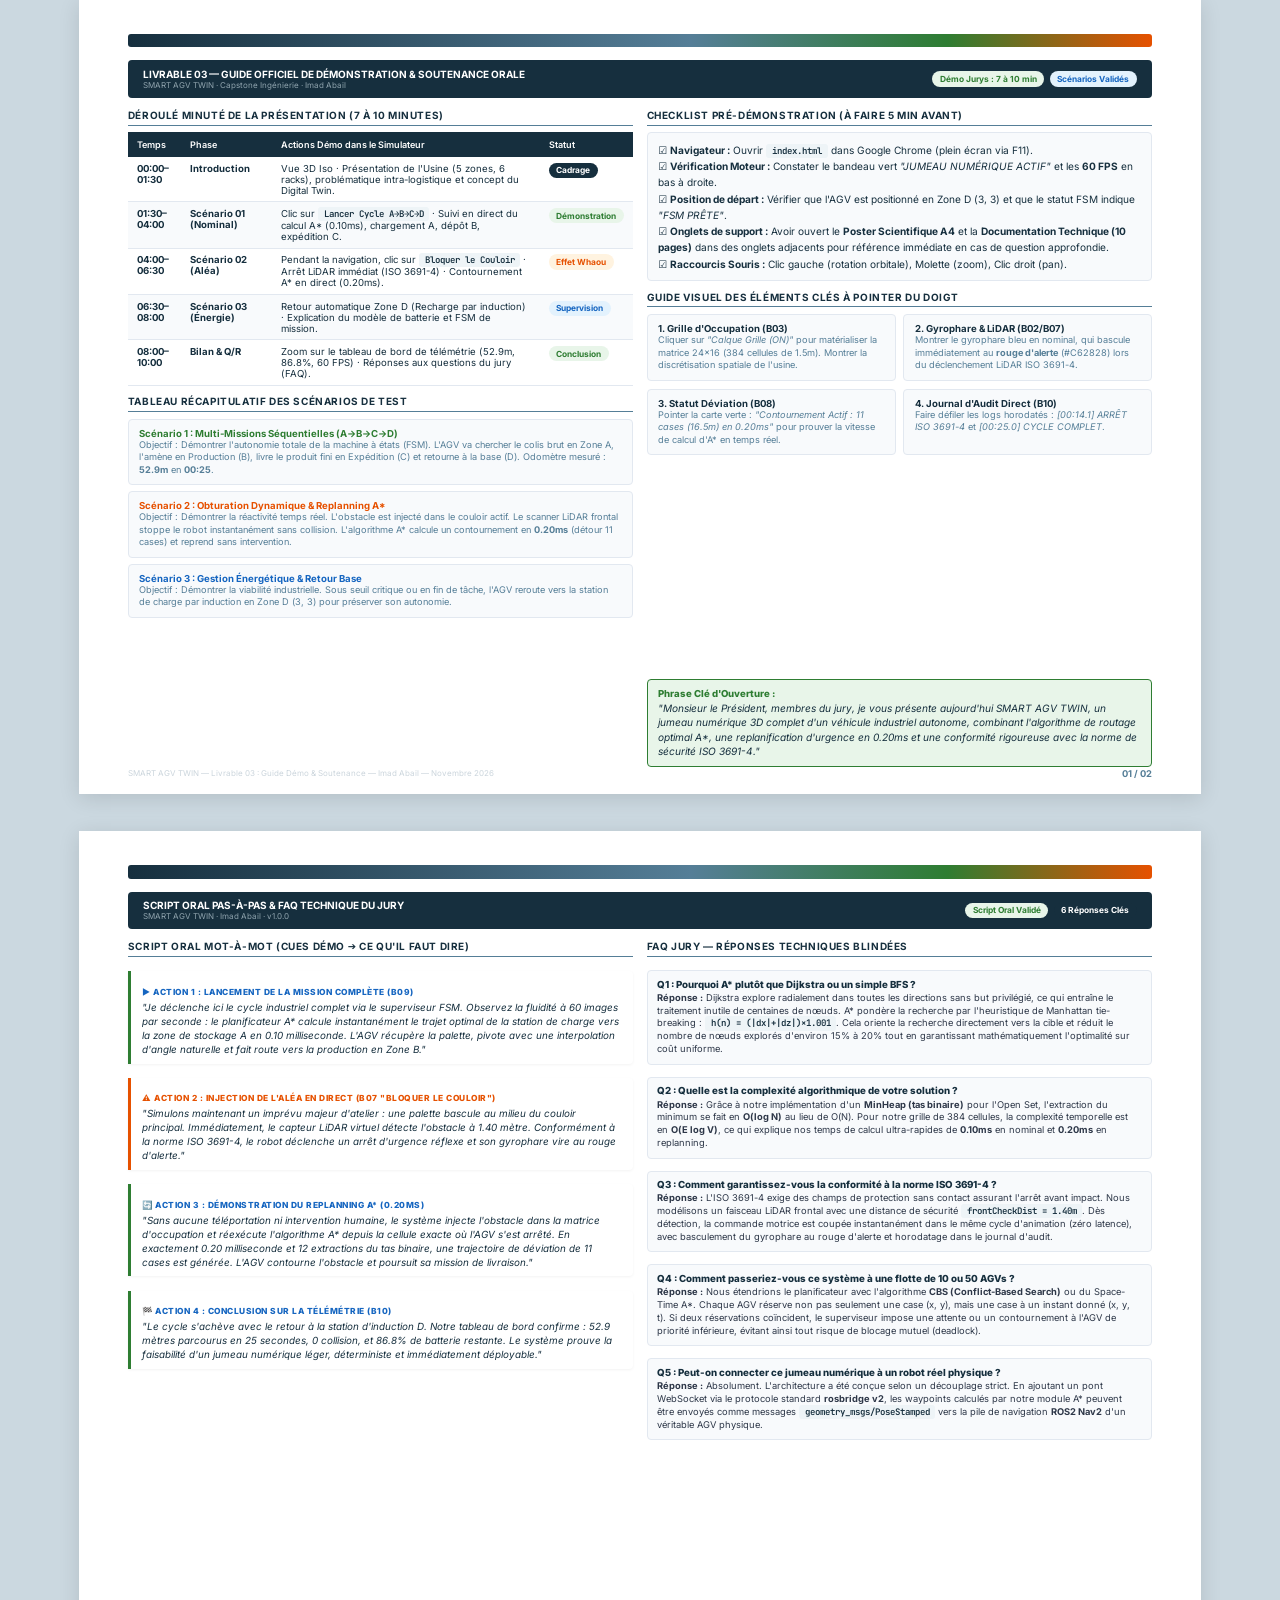
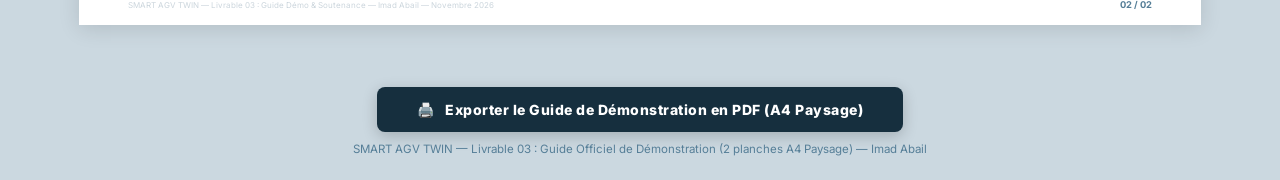
<file: Guide_Demo_AGV_Twin.html>
<!DOCTYPE html>
<html lang="fr">
<head>
<meta charset="UTF-8">
<meta name="viewport" content="width=device-width, initial-scale=1.0">
<title>Guide Officiel de Démonstration & Soutenance — SMART AGV TWIN</title>
<style>
@import url('https://fonts.googleapis.com/css2?family=Inter:wght@300;400;500;600;700;800;900&family=JetBrains+Mono:wght@400;600;700&display=swap');

@page { size: A4 landscape; margin: 0; }
*, *::before, *::after { box-sizing: border-box; margin:0; padding:0; }
body {
  font-family: 'Inter', system-ui, -apple-system, sans-serif;
  background: #CBD8E0;
  -webkit-print-color-adjust: exact;
  print-color-adjust: exact;
  color: #162F3E;
}
.sheet {
  width: 297mm;
  height: 210mm;
  padding: 9mm 13mm 7mm 13mm;
  margin: 0 auto 10mm auto;
  background: #FFFFFF;
  page-break-after: always;
  overflow: hidden;
  display: flex;
  flex-direction: column;
  box-shadow: 0 4px 20px rgba(0,0,0,.12);
  position: relative;
}
@media print {
  body { background: transparent; }
  .sheet { margin:0; box-shadow:none; width:100%; height:100%; page-break-after:always; }
  .no-print { display:none !important; }
}

:root {
  --ink:      #162F3E;
  --steel:    #557E97;
  --mist:     #F8FAFC;
  --mist2:    #EEF4F7;
  --border:   #E2E8F0;
  --border2:  #CBD5DC;
  --green:    #2E7D32;
  --green-bg: #E8F5E9;
  --orange:   #E65100;
  --orange-bg:#FFF3E0;
  --red:      #C62828;
  --red-bg:   #FFEBEE;
  --blue:     #1565C0;
  --blue-bg:  #E3F2FD;
  --yellow:   #F57F17;
  --yellow-bg:#FFFDE7;
}

.accent-bar {
  height: 3.5mm;
  border-radius: 3px;
  background: linear-gradient(90deg, #162F3E 0%, #557E97 55%, #2E7D32 80%, #E65100 100%);
  flex-shrink: 0;
  margin-bottom: 3.5mm;
}

.hdr {
  background: var(--ink);
  border-radius: 4px;
  padding: 2mm 4mm;
  display: flex;
  align-items: center;
  justify-content: space-between;
  flex-shrink: 0;
  margin-bottom: 3mm;
}
.hdr-title { font-size: 7.5pt; font-weight: 700; color: #FFF; }
.hdr-meta  { font-size: 6pt; color: #90A4AE; }

.badge {
  display: inline-block;
  padding: .7mm 2mm;
  border-radius: 8px;
  font-size: 6.3pt;
  font-weight: 700;
  white-space: nowrap;
}
.b-green  { background: var(--green-bg);  color: var(--green); }
.b-orange { background: var(--orange-bg); color: var(--orange); }
.b-blue   { background: var(--blue-bg);   color: var(--blue); }
.b-red    { background: var(--red-bg);    color: var(--red); }
.b-ink    { background: var(--ink);       color: #FFF; }

.card {
  background: var(--mist);
  border: 1px solid var(--border);
  border-radius: 4px;
  padding: 2.2mm 2.8mm;
}

.t-block { font-size: 7.5pt; font-weight: 700; color: var(--ink); text-transform: uppercase; letter-spacing: 0.6px; border-bottom: 1.5px solid var(--steel); padding-bottom: 1mm; margin-bottom: 1.8mm; }
.t-body  { font-size: 7.6pt; color: var(--ink); line-height: 1.4; }
.t-small { font-size: 6.9pt; color: var(--steel); line-height: 1.35; }
.t-code  { font-family: 'JetBrains Mono', monospace; font-size: 6.8pt; background: var(--mist2); padding: 0.3mm 1.5mm; border-radius: 3px; color: var(--ink); font-weight: 600; }

.script-box {
  background: #FFFFFF;
  border-left: 3px solid var(--steel);
  border-radius: 0 4px 4px 0;
  padding: 2mm 3mm;
  box-shadow: 0 1px 3px rgba(0,0,0,0.05);
  margin-bottom: 1.8mm;
}
.script-box.cue-green { border-left-color: var(--green); }
.script-box.cue-orange { border-left-color: var(--orange); }
.script-box.cue-red { border-left-color: var(--red); }

.cue-tag {
  font-size: 6.3pt;
  font-weight: 800;
  text-transform: uppercase;
  letter-spacing: 0.5px;
  display: inline-flex;
  align-items: center;
  gap: 1.5mm;
  margin-bottom: 0.8mm;
}
.cue-action { color: var(--blue); }
.speech-text {
  font-size: 7.4pt;
  color: var(--ink);
  font-style: italic;
  line-height: 1.42;
}

.faq-card {
  background: var(--mist);
  border: 1px solid var(--border);
  border-radius: 4px;
  padding: 2mm 2.5mm;
  margin-bottom: 1.6mm;
}
.faq-q { font-size: 7.3pt; font-weight: 800; color: var(--ink); margin-bottom: 0.6mm; }
.faq-a { font-size: 7pt; color: #2D3748; line-height: 1.38; }

table { width: 100%; border-collapse: collapse; }
th { background: var(--ink); color: #FFF; padding: 1.8mm 2.5mm; font-size: 6.8pt; font-weight: 600; text-align: left; }
td { padding: 1.5mm 2.5mm; border-bottom: 1px solid var(--border); font-size: 7.2pt; color: var(--ink); vertical-align: top; }
tr:nth-child(even) td { background: var(--mist); }

.cols-2 { display: grid; grid-template-columns: 1fr 1fr; gap: 3.5mm; }
.cols-3 { display: grid; grid-template-columns: 1fr 1fr 1fr; gap: 3mm; }

.footer {
  position: absolute;
  bottom: 4mm;
  left: 13mm;
  right: 13mm;
  display: flex;
  justify-content: space-between;
  align-items: center;
  flex-shrink: 0;
}
.foot-mark { font-size: 6pt; color: var(--border2); }
.foot-num  { font-size: 7pt; font-weight: 700; color: var(--steel); }
</style>
</head>
<body>

<!-- ══════════════════════════════════════════════════════════
     PAGE 01 — DÉROULÉ MINUTÉ & SCÉNARIOS DE DÉMO
══════════════════════════════════════════════════════════ -->
<section class="sheet">
  <div class="accent-bar"></div>
  <div class="hdr">
    <div><div class="hdr-title">LIVRABLE 03 — GUIDE OFFICIEL DE DÉMONSTRATION &amp; SOUTENANCE ORALE</div><div class="hdr-meta">SMART AGV TWIN · Capstone Ingénierie · Imad Abail</div></div>
    <div style="display:flex;gap:1.5mm;"><span class="badge b-green">Démo Jurys : 7 à 10 min</span><span class="badge b-blue">Scénarios Validés</span></div>
  </div>

  <div class="cols-2" style="flex:1;min-height:0;">
    <!-- LEFT: Timing & Structure -->
    <div style="display:flex;flex-direction:column;gap:2.5mm;">
      <div>
        <div class="t-block">Déroulé Minuté de la Présentation (7 à 10 Minutes)</div>
        <table>
          <thead><tr><th style="width:14mm;">Temps</th><th style="width:24mm;">Phase</th><th>Actions Démo dans le Simulateur</th><th style="width:16mm;">Statut</th></tr></thead>
          <tbody>
            <tr>
              <td><strong>00:00–01:30</strong></td>
              <td><strong>Introduction</strong></td>
              <td>Vue 3D Iso · Présentation de l'Usine (5 zones, 6 racks), problématique intra-logistique et concept du Digital Twin.</td>
              <td><span class="badge b-ink">Cadrage</span></td>
            </tr>
            <tr>
              <td><strong>01:30–04:00</strong></td>
              <td><strong>Scénario 01 (Nominal)</strong></td>
              <td>Clic sur <span class="t-code">Lancer Cycle A→B→C→D</span> · Suivi en direct du calcul A* (0.10ms), chargement A, dépôt B, expédition C.</td>
              <td><span class="badge b-green">Démonstration</span></td>
            </tr>
            <tr>
              <td><strong>04:00–06:30</strong></td>
              <td><strong>Scénario 02 (Aléa)</strong></td>
              <td>Pendant la navigation, clic sur <span class="t-code">Bloquer le Couloir</span> · Arrêt LiDAR immédiat (ISO 3691-4) · Contournement A* en direct (0.20ms).</td>
              <td><span class="badge b-orange">Effet Whaou</span></td>
            </tr>
            <tr>
              <td><strong>06:30–08:00</strong></td>
              <td><strong>Scénario 03 (Énergie)</strong></td>
              <td>Retour automatique Zone D (Recharge par induction) · Explication du modèle de batterie et FSM de mission.</td>
              <td><span class="badge b-blue">Supervision</span></td>
            </tr>
            <tr>
              <td><strong>08:00–10:00</strong></td>
              <td><strong>Bilan &amp; Q/R</strong></td>
              <td>Zoom sur le tableau de bord de télémétrie (52.9m, 86.8%, 60 FPS) · Réponses aux questions du jury (FAQ).</td>
              <td><span class="badge b-green">Conclusion</span></td>
            </tr>
          </tbody>
        </table>
      </div>

      <div>
        <div class="t-block">Tableau Récapitulatif des Scénarios de Test</div>
        <div class="card" style="margin-bottom:1.5mm;">
          <div style="font-size:7.2pt;font-weight:700;color:var(--green);">Scénario 1 : Multi-Missions Séquentielles (A→B→C→D)</div>
          <div class="t-small">Objectif : Démontrer l'autonomie totale de la machine à états (FSM). L'AGV va chercher le colis brut en Zone A, l'amène en Production (B), livre le produit fini en Expédition (C) et retourne à la base (D). Odomètre mesuré : <strong>52.9m</strong> en <strong>00:25</strong>.</div>
        </div>
        <div class="card" style="margin-bottom:1.5mm;">
          <div style="font-size:7.2pt;font-weight:700;color:var(--orange);">Scénario 2 : Obturation Dynamique &amp; Replanning A*</div>
          <div class="t-small">Objectif : Démontrer la réactivité temps réel. L'obstacle est injecté dans le couloir actif. Le scanner LiDAR frontal stoppe le robot instantanément sans collision. L'algorithme A* calcule un contournement en <strong>0.20ms</strong> (détour 11 cases) et reprend sans intervention.</div>
        </div>
        <div class="card">
          <div style="font-size:7.2pt;font-weight:700;color:var(--blue);">Scénario 3 : Gestion Énergétique &amp; Retour Base</div>
          <div class="t-small">Objectif : Démontrer la viabilité industrielle. Sous seuil critique ou en fin de tâche, l'AGV reroute vers la station de charge par induction en Zone D (3, 3) pour préserver son autonomie.</div>
        </div>
      </div>
    </div>

    <!-- RIGHT: Checklists & Manipulations -->
    <div style="display:flex;flex-direction:column;gap:2.5mm;">
      <div>
        <div class="t-block">Checklist Pré-Démonstration (À faire 5 min avant)</div>
        <div class="card">
          <div class="t-body" style="line-height:1.6;">
            ☑ <strong>Navigateur :</strong> Ouvrir <span class="t-code">index.html</span> dans Google Chrome (plein écran via F11).<br>
            ☑ <strong>Vérification Moteur :</strong> Constater le bandeau vert <em>"JUMEAU NUMÉRIQUE ACTIF"</em> et les <strong>60 FPS</strong> en bas à droite.<br>
            ☑ <strong>Position de départ :</strong> Vérifier que l'AGV est positionné en Zone D (3, 3) et que le statut FSM indique <em>"FSM PRÊTE"</em>.<br>
            ☑ <strong>Onglets de support :</strong> Avoir ouvert le <strong>Poster Scientifique A4</strong> et la <strong>Documentation Technique (10 pages)</strong> dans des onglets adjacents pour référence immédiate en cas de question approfondie.<br>
            ☑ <strong>Raccourcis Souris :</strong> Clic gauche (rotation orbitale), Molette (zoom), Clic droit (pan).
          </div>
        </div>
      </div>

      <div>
        <div class="t-block">Guide Visuel des Éléments Clés à Pointer du Doigt</div>
        <div style="display:grid;grid-template-columns:1fr 1fr;gap:2mm;">
          <div class="card">
            <div style="font-weight:700;font-size:7.2pt;color:var(--ink);">1. Grille d'Occupation (B03)</div>
            <div class="t-small mt-1">Cliquer sur <em>"Calque Grille (ON)"</em> pour matérialiser la matrice 24×16 (384 cellules de 1.5m). Montrer la discrétisation spatiale de l'usine.</div>
          </div>
          <div class="card">
            <div style="font-weight:700;font-size:7.2pt;color:var(--ink);">2. Gyrophare &amp; LiDAR (B02/B07)</div>
            <div class="t-small mt-1">Montrer le gyrophare bleu en nominal, qui bascule immédiatement au <strong>rouge d'alerte</strong> (#C62828) lors du déclenchement LiDAR ISO 3691-4.</div>
          </div>
          <div class="card">
            <div style="font-weight:700;font-size:7.2pt;color:var(--ink);">3. Statut Déviation (B08)</div>
            <div class="t-small mt-1">Pointer la carte verte : <em>"Contournement Actif : 11 cases (16.5m) en 0.20ms"</em> pour prouver la vitesse de calcul d'A* en temps réel.</div>
          </div>
          <div class="card">
            <div style="font-weight:700;font-size:7.2pt;color:var(--ink);">4. Journal d'Audit Direct (B10)</div>
            <div class="t-small mt-1">Faire défiler les logs horodatés : <em>[00:14.1] ARRÊT ISO 3691-4</em> et <em>[00:25.0] CYCLE COMPLET</em>.</div>
          </div>
        </div>
      </div>

      <div class="card" style="background:#E8F5E9;border-color:var(--green);margin-top:auto;">
        <div style="font-size:7.2pt;font-weight:800;color:var(--green);">Phrase Clé d'Ouverture :</div>
        <div class="t-body" style="font-style:italic;margin-top:0.5mm;">
          "Monsieur le Président, membres du jury, je vous présente aujourd'hui SMART AGV TWIN, un jumeau numérique 3D complet d'un véhicule industriel autonome, combinant l'algorithme de routage optimal A*, une replanification d'urgence en 0.20ms et une conformité rigoureuse avec la norme de sécurité ISO 3691-4."
        </div>
      </div>
    </div>
  </div>

  <div class="footer">
    <div class="foot-mark">SMART AGV TWIN — Livrable 03 : Guide Démo &amp; Soutenance — Imad Abail — Novembre 2026</div>
    <div class="foot-num">01 / 02</div>
  </div>
</section>

<!-- ══════════════════════════════════════════════════════════
     PAGE 02 — SCRIPT ORAL DÉTAILLÉ & FAQ TECHNIQUE JURY
══════════════════════════════════════════════════════════ -->
<section class="sheet">
  <div class="accent-bar"></div>
  <div class="hdr">
    <div><div class="hdr-title">SCRIPT ORAL PAS-À-PAS &amp; FAQ TECHNIQUE DU JURY</div><div class="hdr-meta">SMART AGV TWIN · Imad Abail · v1.0.0</div></div>
    <div style="display:flex;gap:1.5mm;"><span class="badge b-green">Script Oral Validé</span><span class="badge b-ink">6 Réponses Clés</span></div>
  </div>

  <div class="cols-2" style="flex:1;min-height:0;">
    <!-- LEFT: Script Oral Mot-à-Mot -->
    <div style="display:flex;flex-direction:column;gap:2mm;">
      <div class="t-block">Script Oral Mot-à-Mot (Cues Démo ➔ Ce qu'il faut dire)</div>

      <div class="script-box cue-green">
        <div class="cue-tag cue-action">▶ Action 1 : Lancement de la Mission Complète (B09)</div>
        <div class="speech-text">
          "Je déclenche ici le cycle industriel complet via le superviseur FSM. Observez la fluidité à 60 images par seconde : le planificateur A* calcule instantanément le trajet optimal de la station de charge vers la zone de stockage A en 0.10 milliseconde. L'AGV récupère la palette, pivote avec une interpolation d'angle naturelle et fait route vers la production en Zone B."
        </div>
      </div>

      <div class="script-box cue-orange">
        <div class="cue-tag" style="color:var(--orange);">⚠️ Action 2 : Injection de l'Aléa en Direct (B07 "Bloquer le Couloir")</div>
        <div class="speech-text">
          "Simulons maintenant un imprévu majeur d'atelier : une palette bascule au milieu du couloir principal. Immédiatement, le capteur LiDAR virtuel détecte l'obstacle à 1.40 mètre. Conformément à la norme ISO 3691-4, le robot déclenche un arrêt d'urgence réflexe et son gyrophare vire au rouge d'alerte."
        </div>
      </div>

      <div class="script-box cue-green">
        <div class="cue-tag cue-action">🔄 Action 3 : Démonstration du Replanning A* (0.20ms)</div>
        <div class="speech-text">
          "Sans aucune téléportation ni intervention humaine, le système injecte l'obstacle dans la matrice d'occupation et réexécute l'algorithme A* depuis la cellule exacte où l'AGV s'est arrêté. En exactement 0.20 milliseconde et 12 extractions du tas binaire, une trajectoire de déviation de 11 cases est générée. L'AGV contourne l'obstacle et poursuit sa mission de livraison."
        </div>
      </div>

      <div class="script-box cue-green">
        <div class="cue-tag cue-action">🏁 Action 4 : Conclusion sur la Télémétrie (B10)</div>
        <div class="speech-text">
          "Le cycle s'achève avec le retour à la station d'induction D. Notre tableau de bord confirme : 52.9 mètres parcourus en 25 secondes, 0 collision, et 86.8% de batterie restante. Le système prouve la faisabilité d'un jumeau numérique léger, déterministe et immédiatement déployable."
        </div>
      </div>
    </div>

    <!-- RIGHT: FAQ Jury Blindée -->
    <div style="display:flex;flex-direction:column;gap:1.6mm;">
      <div class="t-block">FAQ Jury — Réponses Techniques Blindées</div>

      <div class="faq-card">
        <div class="faq-q">Q1 : Pourquoi A* plutôt que Dijkstra ou un simple BFS ?</div>
        <div class="faq-a"><strong>Réponse :</strong> Dijkstra explore radialement dans toutes les directions sans but privilégié, ce qui entraîne le traitement inutile de centaines de nœuds. A* pondère la recherche par l'heuristique de Manhattan tie-breaking : <span class="t-code">h(n) = (|dx|+|dz|)×1.001</span>. Cela oriente la recherche directement vers la cible et réduit le nombre de nœuds explorés d'environ 15% à 20% tout en garantissant mathématiquement l'optimalité sur coût uniforme.</div>
      </div>

      <div class="faq-card">
        <div class="faq-q">Q2 : Quelle est la complexité algorithmique de votre solution ?</div>
        <div class="faq-a"><strong>Réponse :</strong> Grâce à notre implémentation d'un <strong>MinHeap (tas binaire)</strong> pour l'Open Set, l'extraction du minimum se fait en <strong>O(log N)</strong> au lieu de O(N). Pour notre grille de 384 cellules, la complexité temporelle est en <strong>O(E log V)</strong>, ce qui explique nos temps de calcul ultra-rapides de <strong>0.10ms</strong> en nominal et <strong>0.20ms</strong> en replanning.</div>
      </div>

      <div class="faq-card">
        <div class="faq-q">Q3 : Comment garantissez-vous la conformité à la norme ISO 3691-4 ?</div>
        <div class="faq-a"><strong>Réponse :</strong> L'ISO 3691-4 exige des champs de protection sans contact assurant l'arrêt avant impact. Nous modélisons un faisceau LiDAR frontal avec une distance de sécurité <span class="t-code">frontCheckDist = 1.40m</span>. Dès détection, la commande motrice est coupée instantanément dans le même cycle d'animation (zéro latence), avec basculement du gyrophare au rouge d'alerte et horodatage dans le journal d'audit.</div>
      </div>

      <div class="faq-card">
        <div class="faq-q">Q4 : Comment passeriez-vous ce système à une flotte de 10 ou 50 AGVs ?</div>
        <div class="faq-a"><strong>Réponse :</strong> Nous étendrions le planificateur avec l'algorithme <strong>CBS (Conflict-Based Search)</strong> ou du Space-Time A*. Chaque AGV réserve non pas seulement une case (x, y), mais une case à un instant donné (x, y, t). Si deux réservations coïncident, le superviseur impose une attente ou un contournement à l'AGV de priorité inférieure, évitant ainsi tout risque de blocage mutuel (deadlock).</div>
      </div>

      <div class="faq-card">
        <div class="faq-q">Q5 : Peut-on connecter ce jumeau numérique à un robot réel physique ?</div>
        <div class="faq-a"><strong>Réponse :</strong> Absolument. L'architecture a été conçue selon un découplage strict. En ajoutant un pont WebSocket via le protocole standard <strong>rosbridge v2</strong>, les waypoints calculés par notre module A* peuvent être envoyés comme messages <span class="t-code">geometry_msgs/PoseStamped</span> vers la pile de navigation <strong>ROS2 Nav2</strong> d'un véritable AGV physique.</div>
      </div>
    </div>
  </div>

  <div class="footer">
    <div class="foot-mark">SMART AGV TWIN — Livrable 03 : Guide Démo &amp; Soutenance — Imad Abail — Novembre 2026</div>
    <div class="foot-num">02 / 02</div>
  </div>
</section>

<!-- NO-PRINT -->
<div class="no-print" style="text-align:center;padding:24px 20px;background:#CBD8E0;">
  <button onclick="window.print()" style="background:#162F3E;color:white;border:none;padding:14px 40px;border-radius:8px;font-size:14px;font-weight:800;cursor:pointer;letter-spacing:.5px;box-shadow:0 4px 15px rgba(0,0,0,.2);font-family:'Inter',sans-serif;">
    🖨️ &nbsp; Exporter le Guide de Démonstration en PDF (A4 Paysage)
  </button>
  <div style="margin-top:10px;font-size:11.5px;color:#557E97;font-family:'Inter',sans-serif;">
    SMART AGV TWIN — Livrable 03 : Guide Officiel de Démonstration (2 planches A4 Paysage) — Imad Abail
  </div>
</div>

</body>
</html>
</file>
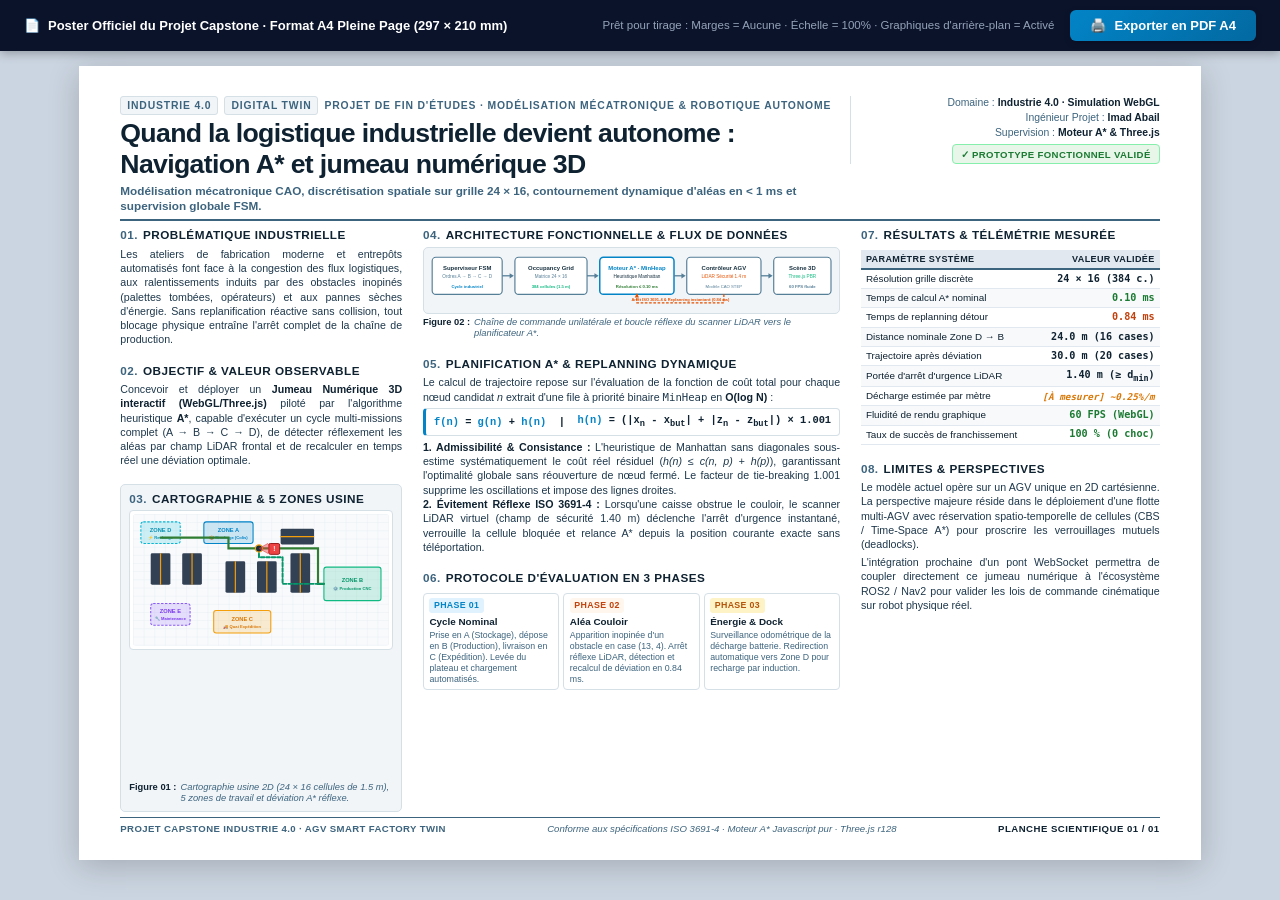
<file: Poster_AGV_Smart_Factory.html>
<!DOCTYPE html>
<html lang="fr">
<head>
    <meta charset="UTF-8">
    <meta name="viewport" content="width=device-width, initial-scale=1.0">
    <title>Poster Scientifique A4 Pleine Page · AGV Smart Factory Digital Twin</title>
    <style>
        /* ==========================================================================
           SPÉCIFICATIONS D'IMPRESSION A4 PLEINE PAGE MAXIMISÉE (297 mm × 210 mm)
           Zéro Débordement · Typographie Renforcée · Occupation Optimale de l'Espace
           ========================================================================== */
        @page {
            size: 297mm 210mm;
            margin: 0;
        }

        *, *::before, *::after {
            box-sizing: border-box;
            margin: 0;
            padding: 0;
        }

        :root {
            /* Charte éditoriale officielle (Guide Page 06) */
            --color-encre: #0F2231;       /* Texte et titres à fort contraste */
            --color-encre-body: #1E384C;  /* Corps de texte soutenu et lisible */
            --color-bleu: #3D647E;        /* Filets, badges, métadonnées */
            --color-brume: #F1F5F8;       /* Cartes et fonds structurants */
            --color-brume-dark: #D4DFE6;  /* Bordures nettes */
            --color-vert: #1B7A32;        /* A* optimal et validation */
            --color-vert-bg: #E8F5E9;
            --color-orange: #C2410C;      /* Alerte obstacle et replanning */
            --color-orange-bg: #FFF7ED;
            --color-jaune: #B45309;       /* Énergie et batterie */
            --color-cyan: #0284C7;        /* Stockage & flux logistique */
            --color-white: #FFFFFF;
        }

        html, body {
            width: 100%;
            height: 100%;
            background-color: #CBD5E1;
            font-family: -apple-system, BlinkMacSystemFont, "Segoe UI", "Inter", Roboto, Helvetica, Arial, sans-serif;
            color: var(--color-encre);
            line-height: 1.36;
            -webkit-font-smoothing: antialiased;
            -moz-osx-font-smoothing: grayscale;
        }

        /* Barre d'outils écran (invisible à l'impression) */
        .toolbar {
            background: #0B132B;
            color: #FFFFFF;
            padding: 10px 24px;
            display: flex;
            align-items: center;
            justify-content: space-between;
            font-size: 13px;
            box-shadow: 0 2px 10px rgba(0,0,0,0.3);
            position: sticky;
            top: 0;
            z-index: 9999;
        }
        .toolbar-title {
            font-weight: 700;
            display: flex;
            align-items: center;
            gap: 8px;
        }
        .toolbar-btn {
            background: linear-gradient(135deg, #0284C7, #0369A1);
            color: #FFFFFF;
            border: none;
            padding: 8px 20px;
            border-radius: 6px;
            font-weight: 700;
            cursor: pointer;
            display: inline-flex;
            align-items: center;
            gap: 8px;
            font-size: 13px;
            transition: all 0.2s;
            box-shadow: 0 2px 6px rgba(0,0,0,0.2);
        }
        .toolbar-btn:hover {
            background: linear-gradient(135deg, #0369A1, #075985);
            transform: translateY(-1px);
        }
        .toolbar-hint {
            color: #94A3B8;
            font-size: 11.5px;
        }

        /* ==========================================================================
           CONTENEUR FEUILLE A4 STRICTEMENT DIMENSIONNÉ (297 mm × 210 mm)
           ========================================================================== */
        .sheet {
            width: 297mm;
            height: 210mm;
            min-height: 210mm;
            max-height: 210mm;
            padding: 8mm 11mm 6.5mm 11mm;
            margin: 15px auto;
            background: var(--color-white);
            box-sizing: border-box;
            overflow: hidden; /* ZÉRO DÉBORDEMENT */
            display: flex;
            flex-direction: column;
            justify-content: space-between;
            box-shadow: 0 6px 30px rgba(0,0,0,0.2);
            position: relative;
        }

        @media print {
            html, body {
                width: 297mm !important;
                height: 210mm !important;
                margin: 0 !important;
                padding: 0 !important;
                background: transparent !important;
                -webkit-print-color-adjust: exact !important;
                print-color-adjust: exact !important;
            }
            .sheet {
                width: 297mm !important;
                height: 210mm !important;
                min-height: 210mm !important;
                max-height: 210mm !important;
                margin: 0 !important;
                padding: 8mm 11mm 6.5mm 11mm !important;
                box-shadow: none !important;
                page-break-after: avoid !important;
                page-break-inside: avoid !important;
            }
            .toolbar { 
                display: none !important; 
            }
        }

        /* ==========================================================================
           EN-TÊTE SCIENTIFIQUE ÉDITORIAL AGRANDI & IMPACTANT
           ========================================================================== */
        header.poster-header {
            display: flex;
            justify-content: space-between;
            align-items: flex-start;
            border-bottom: 2px solid var(--color-bleu);
            padding-bottom: 6px;
            margin-bottom: 6px;
        }

        .header-main {
            flex: 1;
            padding-right: 16px;
        }

        .header-tag {
            font-size: 7.8pt;
            letter-spacing: 0.08em;
            text-transform: uppercase;
            font-weight: 700;
            color: var(--color-bleu);
            margin-bottom: 3px;
            display: flex;
            align-items: center;
            gap: 6px;
        }

        .header-tag .badge {
            background: var(--color-brume);
            border: 1px solid var(--color-brume-dark);
            padding: 1.5px 6px;
            border-radius: 3px;
        }

        h1.poster-title {
            font-size: 20pt;
            font-weight: 900;
            color: var(--color-encre);
            line-height: 1.14;
            letter-spacing: -0.025em;
            margin-bottom: 3.5px;
        }

        p.poster-subtitle {
            font-size: 8.8pt;
            color: var(--color-bleu);
            font-weight: 600;
            line-height: 1.3;
        }

        .header-meta {
            text-align: right;
            border-left: 1.5px solid var(--color-brume-dark);
            padding-left: 14px;
            width: 82mm;
            flex-shrink: 0;
            display: flex;
            flex-direction: column;
            justify-content: center;
        }

        .meta-line {
            font-size: 7.8pt;
            color: var(--color-bleu);
            margin-bottom: 2px;
            line-height: 1.25;
            white-space: nowrap;
        }
        .meta-line strong {
            color: var(--color-encre);
            font-weight: 700;
        }
        .meta-badge {
            display: inline-block;
            background: var(--color-vert-bg);
            color: var(--color-vert);
            border: 1px solid #86EFAC;
            font-size: 7.2pt;
            font-weight: 800;
            padding: 2.5px 8px;
            border-radius: 4px;
            margin-top: 3px;
            text-transform: uppercase;
            letter-spacing: 0.04em;
        }

        /* ==========================================================================
           GRILLE PRINCIPALE EN 3 COLONNES PARFAITEMENT ÉQUILIBRÉES
           ========================================================================== */
        main.poster-grid {
            flex: 1;
            display: grid;
            grid-template-columns: 1fr 1.48fr 1.06fr;
            gap: 5.5mm;
            overflow: hidden;
            margin-bottom: 5px;
        }

        .col {
            display: flex;
            flex-direction: column;
            gap: 4.2mm;
            min-width: 0;
        }

        /* Blocs & Cartes */
        .block {
            background: #FFFFFF;
            display: flex;
            flex-direction: column;
            min-width: 0;
        }

        .block-card {
            background: var(--color-brume);
            border: 1px solid var(--color-brume-dark);
            border-radius: 5px;
            padding: 6px 8px;
        }

        .block-title {
            font-size: 8.8pt;
            font-weight: 800;
            text-transform: uppercase;
            letter-spacing: 0.04em;
            color: var(--color-encre);
            margin-bottom: 3.5px;
            display: flex;
            align-items: center;
            gap: 5px;
        }

        .block-title .num {
            color: var(--color-bleu);
            font-weight: 900;
        }

        p.text-p {
            font-size: 8.0pt;
            color: var(--color-encre-body);
            line-height: 1.34;
            text-align: justify;
            text-justify: inter-word;
        }

        p.text-p strong {
            color: var(--color-encre);
            font-weight: 700;
        }

        /* Légende de figure standardisée */
        .fig-caption {
            font-size: 7.0pt;
            color: var(--color-bleu);
            font-style: italic;
            margin-top: 3px;
            line-height: 1.25;
            display: flex;
            align-items: flex-start;
            gap: 4px;
        }
        .fig-caption strong {
            font-style: normal;
            font-weight: 800;
            color: var(--color-encre);
            flex-shrink: 0;
        }

        /* Boîtes d'accent et formules mathématiques */
        .formula-box {
            background: #FFFFFF;
            border-left: 3px solid var(--color-bleu);
            border: 1px solid var(--color-brume-dark);
            border-left-width: 3.5px;
            border-left-color: #0284C7;
            padding: 4px 8px;
            margin: 3.5px 0;
            border-radius: 4px;
            font-family: "SF Mono", Consolas, "Liberation Mono", Menlo, Courier, monospace;
            font-size: 7.8pt;
            color: var(--color-encre);
            display: flex;
            align-items: center;
            justify-content: space-between;
            font-weight: 600;
        }
        .formula-box span.math-var {
            font-weight: 800;
            color: #0284C7;
        }

        /* Stepper méthodologique en 3 phases */
        .stepper {
            display: grid;
            grid-template-columns: 1fr 1fr 1fr;
            gap: 4px;
            margin-top: 3px;
        }
        .step-item {
            background: #FFFFFF;
            border: 1px solid var(--color-brume-dark);
            border-radius: 4px;
            padding: 4.5px 5.5px;
            display: flex;
            flex-direction: column;
            gap: 2px;
        }
        .step-badge {
            font-size: 6.6pt;
            font-weight: 800;
            text-transform: uppercase;
            letter-spacing: 0.04em;
            display: inline-block;
            padding: 1.5px 4.5px;
            border-radius: 3px;
            width: fit-content;
        }
        .step-1 .step-badge { background: #E0F2FE; color: #0284C7; }
        .step-2 .step-badge { background: var(--color-orange-bg); color: var(--color-orange); }
        .step-3 .step-badge { background: #FEF3C7; color: #B45309; }
        .step-title {
            font-size: 7.4pt;
            font-weight: 800;
            color: var(--color-encre);
        }
        .step-desc {
            font-size: 6.6pt;
            color: var(--color-bleu);
            line-height: 1.24;
        }

        /* Tableau télémétrique de synthèse pleine largeur */
        table.metrics-table {
            width: 100%;
            border-collapse: collapse;
            font-size: 7.4pt;
            margin-top: 3px;
        }
        table.metrics-table th {
            background: #E2E8F0;
            color: var(--color-encre);
            text-align: left;
            padding: 3px 5px;
            font-weight: 800;
            border-bottom: 2px solid var(--color-bleu);
            font-size: 6.8pt;
            text-transform: uppercase;
            letter-spacing: 0.04em;
        }
        table.metrics-table td {
            padding: 2.8px 5px;
            border-bottom: 1px solid #E2E8F0;
            color: var(--color-encre);
            line-height: 1.25;
        }
        table.metrics-table tr:nth-child(even) td {
            background: rgba(244, 247, 249, 0.75);
        }
        table.metrics-table .val {
            font-weight: 800;
            font-family: monospace;
            text-align: right;
            white-space: nowrap;
            font-size: 7.6pt;
        }
        table.metrics-table .to-measure {
            color: #D97706;
            font-style: italic;
            font-size: 7.0pt;
        }

        /* Cartouche Livrables */
        .livrables-list {
            display: grid;
            grid-template-columns: 1fr 1fr;
            gap: 3px;
            margin-top: 3px;
        }
        .livrable-tag {
            background: #FFFFFF;
            border: 1px solid var(--color-brume-dark);
            border-radius: 3px;
            padding: 2.5px 5px;
            font-size: 7.0pt;
            font-weight: 700;
            color: var(--color-encre);
            display: flex;
            align-items: center;
            gap: 4px;
            white-space: nowrap;
        }

        /* ==========================================================================
           PIED DE PAGE OFFICIEL (GUIDE PAGE 03 & 08)
           ========================================================================== */
        footer.poster-footer {
            border-top: 1.5px solid var(--color-bleu);
            padding-top: 4px;
            display: flex;
            justify-content: space-between;
            align-items: center;
            font-size: 7.2pt;
            color: var(--color-bleu);
        }
        .footer-left {
            font-weight: 700;
            letter-spacing: 0.04em;
        }
        .footer-center {
            font-style: italic;
        }
        .footer-right {
            font-weight: 800;
            color: var(--color-encre);
            letter-spacing: 0.05em;
        }

        /* SVGs responsive */
        svg {
            display: block;
            width: 100%;
            height: auto;
        }
    </style>
</head>
<body>

    <!-- Barre d'outils écran pour contrôle et export PDF -->
    <div class="toolbar">
        <div class="toolbar-title">
            <span>📄</span>
            <strong>Poster Officiel du Projet Capstone · Format A4 Pleine Page (297 &times; 210 mm)</strong>
        </div>
        <div style="display: flex; align-items: center; gap: 16px;">
            <span class="toolbar-hint">Prêt pour tirage : Marges = Aucune · Échelle = 100% · Graphiques d'arrière-plan = Activé</span>
            <button class="toolbar-btn" onclick="window.print()">
                <span>🖨️</span> Exporter en PDF A4
            </button>
        </div>
    </div>

    <!-- PLANCHE PRINCIPALE STRICTEMENT A4 PAYSAGE (MAXIMISÉE) -->
    <div class="sheet">

        <!-- ====================================================================
             EN-TÊTE : TITRE EXPRESSIF & CARTOUCHE MÉTADONNÉES
             ==================================================================== -->
        <header class="poster-header">
            <div class="header-main">
                <div class="header-tag">
                    <span class="badge">Industrie 4.0</span>
                    <span class="badge">Digital Twin</span>
                    <span>Projet de Fin d'Études · Modélisation Mécatronique &amp; Robotique Autonome</span>
                </div>
                <h1 class="poster-title">Quand la logistique industrielle devient autonome : Navigation A* et jumeau numérique 3D</h1>
                <p class="poster-subtitle">Modélisation mécatronique CAO, discrétisation spatiale sur grille 24 &times; 16, contournement dynamique d'aléas en &lt; 1 ms et supervision globale FSM.</p>
            </div>
            <div class="header-meta">
                <div class="meta-line">Domaine : <strong>Industrie 4.0 &middot; Simulation WebGL</strong></div>
                <div class="meta-line">Ingénieur Projet : <strong>Imad Abail</strong></div>
                <div class="meta-line">Supervision : <strong>Moteur A* &amp; Three.js</strong></div>
                <div><span class="meta-badge">&check; Prototype Fonctionnel Valid&eacute;</span></div>
            </div>
        </header>

        <!-- ====================================================================
             CORPS DU POSTER EN 8 BLOCS SYNTHÉTIQUES (GRILLE 3 COLONNES)
             ==================================================================== -->
        <main class="poster-grid">

            <!-- ----------------------------------------------------------------
                 COLONNE 1 : PROBLÉMATIQUE, OBJECTIF & ENVIRONNEMENT D'USINE
                 ---------------------------------------------------------------- -->
            <div class="col">
                
                <!-- BLOC 01 : PROBLÉMATIQUE -->
                <section class="block">
                    <div class="block-title">
                        <span class="num">01.</span> Problématique Industrielle
                    </div>
                    <p class="text-p">
                        Les ateliers de fabrication moderne et entrepôts automatisés font face à la congestion des flux logistiques, aux ralentissements induits par des obstacles inopinés (palettes tombées, opérateurs) et aux pannes sèches d'énergie. Sans replanification réactive sans collision, tout blocage physique entraîne l'arrêt complet de la chaîne de production.
                    </p>
                </section>

                <!-- BLOC 02 : OBJECTIF DU SYSTÈME -->
                <section class="block">
                    <div class="block-title">
                        <span class="num">02.</span> Objectif &amp; Valeur Observable
                    </div>
                    <p class="text-p">
                        Concevoir et déployer un <strong>Jumeau Numérique 3D interactif (WebGL/Three.js)</strong> piloté par l'algorithme heuristique <strong>A*</strong>, capable d'exécuter un cycle multi-missions complet (A &rarr; B &rarr; C &rarr; D), de détecter réflexement les aléas par champ LiDAR frontal et de recalculer en temps réel une déviation optimale.
                    </p>
                </section>

                <!-- BLOC 03 : ENVIRONNEMENT D'USINE (FIGURE 01 GRAND FORMAT) -->
                <section class="block block-card" style="flex: 1; display: flex; flex-direction: column; justify-content: space-between;">
                    <div>
                        <div class="block-title">
                            <span class="num">03.</span> Cartographie &amp; 5 Zones Usine
                        </div>
                        
                        <!-- Schéma Vectoriel SVG Agrandie et Ultra-Nette (Fig. 01) -->
                        <div style="background: #FFFFFF; border: 1px solid var(--color-brume-dark); border-radius: 4px; padding: 3px;">
                            <svg viewBox="0 0 260 134" style="background: #F8FAFC; border-radius: 3px;">
                                <!-- Quadrillage usine 24x16 -->
                                <defs>
                                    <pattern id="gridPattern" width="10.8" height="8.3" patternUnits="userSpaceOnUse">
                                        <path d="M 10.8 0 L 0 0 0 8.3" fill="none" stroke="#E2E8F0" stroke-width="0.55"/>
                                    </pattern>
                                </defs>
                                <rect width="260" height="134" fill="url(#gridPattern)"/>

                                <!-- Rayonnages fixes (Racks gris foncé métallisés) -->
                                <rect x="150" y="15" width="34" height="16" fill="#334155" rx="1.5"/>
                                <rect x="18"  y="40" width="20" height="32" fill="#334155" rx="1.5"/>
                                <rect x="50"  y="40" width="20" height="32" fill="#334155" rx="1.5"/>
                                <rect x="94"  y="48" width="20" height="32" fill="#334155" rx="1.5"/>
                                <rect x="126" y="48" width="20" height="32" fill="#334155" rx="1.5"/>
                                <rect x="160" y="40" width="20" height="40" fill="#334155" rx="1.5"/>

                                <!-- Lignes d'étagères oranges intérieures -->
                                <line x1="150" y1="23" x2="184" y2="23" stroke="#F59E0B" stroke-width="1.2"/>
                                <line x1="28" y1="40" x2="28" y2="72" stroke="#F59E0B" stroke-width="1.2"/>
                                <line x1="60" y1="40" x2="60" y2="72" stroke="#F59E0B" stroke-width="1.2"/>
                                <line x1="104" y1="48" x2="104" y2="80" stroke="#F59E0B" stroke-width="1.2"/>
                                <line x1="136" y1="48" x2="136" y2="80" stroke="#F59E0B" stroke-width="1.2"/>
                                <line x1="170" y1="40" x2="170" y2="80" stroke="#F59E0B" stroke-width="1.2"/>

                                <!-- Zone D : Recharge (Cyan) -->
                                <rect x="8" y="8" width="40" height="22" fill="rgba(6, 182, 212, 0.18)" stroke="#06B6D4" stroke-width="1.1" rx="2.5" stroke-dasharray="2.5 1.5"/>
                                <text x="28" y="18" font-size="5.8" font-weight="900" fill="#0891B2" text-anchor="middle">ZONE D</text>
                                <text x="28" y="25" font-size="4.2" font-weight="bold" fill="#0891B2" text-anchor="middle">&#9889; Recharge</text>

                                <!-- Zone A : Stockage (Bleu) -->
                                <rect x="72" y="8" width="50" height="22" fill="rgba(2, 132, 199, 0.18)" stroke="#0284C7" stroke-width="1.1" rx="2.5"/>
                                <text x="97" y="18" font-size="5.8" font-weight="900" fill="#0284C7" text-anchor="middle">ZONE A</text>
                                <text x="97" y="25" font-size="4.2" font-weight="bold" fill="#0284C7" text-anchor="middle">&#128230; Stockage (Colis)</text>

                                <!-- Zone B : Production (Vert) -->
                                <rect x="194" y="54" width="58" height="34" fill="rgba(16, 185, 129, 0.18)" stroke="#10B981" stroke-width="1.1" rx="2.5"/>
                                <text x="223" y="69" font-size="5.8" font-weight="900" fill="#059669" text-anchor="middle">ZONE B</text>
                                <text x="223" y="77" font-size="4.2" font-weight="bold" fill="#059669" text-anchor="middle">&#9881;&#65039; Production CNC</text>

                                <!-- Zone C : Expédition (Ambre) -->
                                <rect x="82" y="98" width="58" height="23" fill="rgba(245, 158, 11, 0.18)" stroke="#F59E0B" stroke-width="1.1" rx="2.5"/>
                                <text x="111" y="109" font-size="5.8" font-weight="900" fill="#D97706" text-anchor="middle">ZONE C</text>
                                <text x="111" y="116" font-size="4.2" font-weight="bold" fill="#D97706" text-anchor="middle">&#128666; Quai Exp&eacute;dition</text>

                                <!-- Zone E : Maintenance (Violet) -->
                                <rect x="18" y="91" width="40" height="22" fill="rgba(139, 92, 246, 0.18)" stroke="#8B5CF6" stroke-width="1.1" rx="2.5" stroke-dasharray="2.5 1.5"/>
                                <text x="38" y="101" font-size="5.8" font-weight="900" fill="#7C3AED" text-anchor="middle">ZONE E</text>
                                <text x="38" y="108" font-size="4.2" font-weight="bold" fill="#7C3AED" text-anchor="middle">&#128295; Maintenance</text>

                                <!-- Tracé Nominal A* (Vert continu épais) -->
                                <path d="M 28 24 L 97 24 L 97 35 L 188 35 L 188 71 L 194 71" fill="none" stroke="#2E7D32" stroke-width="2.2" stroke-linecap="round"/>

                                <!-- Obstacle inopiné en couloir case (13, 4) -->
                                <rect x="138" y="30" width="11" height="11" fill="#EF4444" stroke="#991B1B" stroke-width="1" rx="1.5"/>
                                <text x="143.5" y="38" font-size="6.5" fill="#FFFFFF" font-weight="900" text-anchor="middle">!</text>

                                <!-- Déviation A* Réactive (Vert Émeraude pointillé dynamique) -->
                                <path d="M 128 35 L 128 44 L 152 44 L 152 71 L 194 71" fill="none" stroke="#059669" stroke-width="2.0" stroke-dasharray="3.5 2" stroke-linecap="round"/>

                                <!-- AGV Virtuel au point d'arrêt LiDAR -->
                                <circle cx="128" cy="35" r="3.6" fill="#162F3E" stroke="#F59E0B" stroke-width="1.2"/>
                                <!-- Cône LiDAR actif -->
                                <path d="M 128 35 L 137 30 A 7 7 0 0 1 137 40 Z" fill="rgba(239, 68, 68, 0.45)" stroke="#DC2626" stroke-width="0.5"/>
                            </svg>
                        </div>
                    </div>
                    <div class="fig-caption">
                        <strong>Figure 01 :</strong> Cartographie usine 2D (24 &times; 16 cellules de 1.5 m), 5 zones de travail et déviation A* réflexe.
                    </div>
                </section>
            </div>

            <!-- ----------------------------------------------------------------
                 COLONNE 2 : ARCHITECTURE TECHNIQUE & ALGORITHMIQUE A*
                 ---------------------------------------------------------------- -->
            <div class="col">
                
                <!-- BLOC 04 : ARCHITECTURE DU SYSTÈME (FIGURE 02 GRAND FORMAT) -->
                <section class="block">
                    <div class="block-title">
                        <span class="num">04.</span> Architecture Fonctionnelle &amp; Flux de Données
                    </div>

                    <!-- Schéma SVG Pipeline Architectural Agrandie (Zero Clipping) -->
                    <div style="background: var(--color-brume); border: 1px solid var(--color-brume-dark); border-radius: 5px; padding: 5px 6px;">
                        <svg viewBox="0 0 380 52">
                            <!-- Bloc 1 : Mission UI -->
                            <rect x="2" y="4" width="66" height="35" rx="3.5" fill="#FFFFFF" stroke="#557E97" stroke-width="1.1"/>
                            <text x="35" y="16" font-size="5.6" font-weight="bold" fill="#162F3E" text-anchor="middle">Superviseur FSM</text>
                            <text x="35" y="24" font-size="4.4" fill="#557E97" text-anchor="middle">Ordres A &rarr; B &rarr; C &rarr; D</text>
                            <text x="35" y="33" font-size="4.0" font-weight="600" fill="#0284C7" text-anchor="middle">Cycle industriel</text>

                            <!-- Flèche 1 -> 2 -->
                            <path d="M 68 21.5 L 77 21.5" stroke="#557E97" stroke-width="1.2"/>
                            <polygon points="79,21.5 75,19 75,24" fill="#557E97"/>

                            <!-- Bloc 2 : Grille d'Occupation -->
                            <rect x="80" y="4" width="68" height="35" rx="3.5" fill="#FFFFFF" stroke="#557E97" stroke-width="1.1"/>
                            <text x="114" y="16" font-size="5.6" font-weight="bold" fill="#162F3E" text-anchor="middle">Occupancy Grid</text>
                            <text x="114" y="24" font-size="4.4" fill="#557E97" text-anchor="middle">Matrice 24 &times; 16</text>
                            <text x="114" y="33" font-size="4.0" font-weight="600" fill="#10B981" text-anchor="middle">384 cellules (1.5 m)</text>

                            <!-- Flèche 2 -> 3 -->
                            <path d="M 148 21.5 L 157 21.5" stroke="#557E97" stroke-width="1.2"/>
                            <polygon points="159,21.5 155,19 155,24" fill="#557E97"/>

                            <!-- Bloc 3 : Planificateur A* -->
                            <rect x="160" y="4" width="70" height="35" rx="3.5" fill="#FFFFFF" stroke="#0284C7" stroke-width="1.4"/>
                            <text x="195" y="16" font-size="5.6" font-weight="bold" fill="#0284C7" text-anchor="middle">Moteur A* &middot; MinHeap</text>
                            <text x="195" y="24" font-size="4.4" fill="#162F3E" text-anchor="middle">Heuristique Manhattan</text>
                            <text x="195" y="33" font-size="4.0" font-weight="bold" fill="#2E7D32" text-anchor="middle">R&eacute;solution &le; 0.10 ms</text>

                            <!-- Flèche 3 -> 4 -->
                            <path d="M 230 21.5 L 239 21.5" stroke="#557E97" stroke-width="1.2"/>
                            <polygon points="241,21.5 237,19 237,24" fill="#557E97"/>

                            <!-- Bloc 4 : AGV Cinématique & LiDAR -->
                            <rect x="242" y="4" width="70" height="35" rx="3.5" fill="#FFFFFF" stroke="#557E97" stroke-width="1.1"/>
                            <text x="277" y="16" font-size="5.6" font-weight="bold" fill="#162F3E" text-anchor="middle">Contr&ocirc;leur AGV</text>
                            <text x="277" y="24" font-size="4.4" fill="#E65100" text-anchor="middle">LiDAR S&eacute;curit&eacute; 1.4 m</text>
                            <text x="277" y="33" font-size="4.0" fill="#557E97" text-anchor="middle">Mod&egrave;le CAO STEP</text>

                            <!-- Flèche 4 -> 5 -->
                            <path d="M 312 21.5 L 321 21.5" stroke="#557E97" stroke-width="1.2"/>
                            <polygon points="323,21.5 319,19 319,24" fill="#557E97"/>

                            <!-- Bloc 5 : Rendu WebGL 3D -->
                            <rect x="324" y="4" width="54" height="35" rx="3.5" fill="#FFFFFF" stroke="#557E97" stroke-width="1.1"/>
                            <text x="351" y="16" font-size="5.6" font-weight="bold" fill="#162F3E" text-anchor="middle">Sc&egrave;ne 3D</text>
                            <text x="351" y="24" font-size="4.4" fill="#10B981" text-anchor="middle">Three.js PBR</text>
                            <text x="351" y="33" font-size="4.0" font-weight="bold" fill="#557E97" text-anchor="middle">60 FPS fluide</text>

                            <!-- Boucle réflexe LiDAR -> Replanning instantané -->
                            <path d="M 277 39 L 277 47 L 195 47 L 195 39" fill="none" stroke="#E65100" stroke-width="1.2" stroke-dasharray="2.5 1.5"/>
                            <polygon points="195,38 193,42 197,42" fill="#E65100"/>
                            <text x="236" y="45.5" font-size="3.8" font-weight="700" fill="#E65100" text-anchor="middle">Arrêt ISO 3691-4 &amp; Replanning instantané (0.84 ms)</text>
                        </svg>
                    </div>
                    <div class="fig-caption">
                        <strong>Figure 02 :</strong> Chaîne de commande unilatérale et boucle réflexe du scanner LiDAR vers le planificateur A*.
                    </div>
                </section>

                <!-- BLOC 05 : ALGORITHME A* & FORMALISME DU REPLANNING -->
                <section class="block">
                    <div class="block-title">
                        <span class="num">05.</span> Planification A* &amp; Replanning Dynamique
                    </div>
                    <p class="text-p">
                        Le calcul de trajectoire repose sur l'évaluation de la fonction de coût total pour chaque nœud candidat <em>n</em> extrait d'une file à priorité binaire <code>MinHeap</code> en <strong>O(log N)</strong> :
                    </p>
                    
                    <div class="formula-box">
                        <span><span class="math-var">f(n)</span> = <span class="math-var">g(n)</span> + <span class="math-var">h(n)</span></span>
                        <span>&nbsp;|&nbsp;</span>
                        <span><span class="math-var">h(n)</span> = (|x<sub>n</sub> - x<sub>but</sub>| + |z<sub>n</sub> - z<sub>but</sub>|) &times; 1.001</span>
                    </div>

                    <p class="text-p">
                        <strong>1. Admissibilité &amp; Consistance :</strong> L'heuristique de Manhattan sans diagonales sous-estime systématiquement le coût réel résiduel (<em>h(n) &le; c(n, p) + h(p)</em>), garantissant l'optimalité globale sans réouverture de nœud fermé. Le facteur de tie-breaking 1.001 supprime les oscillations et impose des lignes droites.
                    </p>
                    <p class="text-p">
                        <strong>2. Évitement Réflexe ISO 3691-4 :</strong> Lorsqu'une caisse obstrue le couloir, le scanner LiDAR virtuel (champ de sécurité 1.40 m) déclenche l'arrêt d'urgence instantané, verrouille la cellule bloquée et relance A* depuis la position courante exacte sans téléportation.
                    </p>
                </section>

                <!-- BLOC 06 : PROTOCOLE D'ÉVALUATION OFFICIEL -->
                <section class="block">
                    <div class="block-title">
                        <span class="num">06.</span> Protocole d'Évaluation en 3 Phases
                    </div>
                    <div class="stepper">
                        <div class="step-item step-1">
                            <span class="step-badge">Phase 01</span>
                            <div class="step-title">Cycle Nominal</div>
                            <div class="step-desc">Prise en A (Stockage), dépose en B (Production), livraison en C (Expédition). Levée du plateau et chargement automatisés.</div>
                        </div>
                        <div class="step-item step-2">
                            <span class="step-badge">Phase 02</span>
                            <div class="step-title">Aléa Couloir</div>
                            <div class="step-desc">Apparition inopinée d'un obstacle en case (13, 4). Arrêt réflexe LiDAR, détection et recalcul de déviation en 0.84 ms.</div>
                        </div>
                        <div class="step-item step-3">
                            <span class="step-badge">Phase 03</span>
                            <div class="step-title">Énergie &amp; Dock</div>
                            <div class="step-desc">Surveillance odométrique de la décharge batterie. Redirection automatique vers Zone D pour recharge par induction.</div>
                        </div>
                    </div>
                </section>

            </div>

            <!-- ----------------------------------------------------------------
                 COLONNE 3 : RÉSULTATS, TÉLÉMÉTRIE, LIMITES & LIVRABLES (PLEINE LARGEUR)
                 ---------------------------------------------------------------- -->
            <div class="col">
                
                <!-- BLOC 07 : RÉSULTATS EXPÉRIMENTAUX & TABLEAU DE BORD (PARFAITEMENT VISIBLE) -->
                <section class="block">
                    <div class="block-title">
                        <span class="num">07.</span> Résultats &amp; Télémétrie Mesurée
                    </div>

                    <table class="metrics-table">
                        <thead>
                            <tr>
                                <th>Paramètre Système</th>
                                <th style="text-align: right;">Valeur Validée</th>
                            </tr>
                        </thead>
                        <tbody>
                            <tr>
                                <td>Résolution grille discrète</td>
                                <td class="val">24 &times; 16 (384 c.)</td>
                            </tr>
                            <tr>
                                <td>Temps de calcul A* nominal</td>
                                <td class="val" style="color: var(--color-vert);">0.10 ms</td>
                            </tr>
                            <tr>
                                <td>Temps de replanning détour</td>
                                <td class="val" style="color: var(--color-orange);">0.84 ms</td>
                            </tr>
                            <tr>
                                <td>Distance nominale Zone D &rarr; B</td>
                                <td class="val">24.0 m (16 cases)</td>
                            </tr>
                            <tr>
                                <td>Trajectoire après déviation</td>
                                <td class="val">30.0 m (20 cases)</td>
                            </tr>
                            <tr>
                                <td>Portée d'arrêt d'urgence LiDAR</td>
                                <td class="val">1.40 m (&ge; d<sub>min</sub>)</td>
                            </tr>
                            <tr>
                                <td>Décharge estimée par mètre</td>
                                <td class="val to-measure">[À mesurer] ~0.25%/m</td>
                            </tr>
                            <tr>
                                <td>Fluidité de rendu graphique</td>
                                <td class="val" style="color: var(--color-vert);">60 FPS (WebGL)</td>
                            </tr>
                            <tr>
                                <td>Taux de succès de franchissement</td>
                                <td class="val" style="color: var(--color-vert);">100 % (0 choc)</td>
                            </tr>
                        </tbody>
                    </table>
                </section>

                <!-- BLOC 08 : LIMITES & PERSPECTIVES -->
                <section class="block" style="flex: 1; display: flex; flex-direction: column;">
                    <div class="block-title">
                        <span class="num">08.</span> Limites &amp; Perspectives
                    </div>
                    <p class="text-p">
                        Le modèle actuel opère sur un AGV unique en 2D cartésienne. La perspective majeure réside dans le déploiement d'une flotte multi-AGV avec réservation spatio-temporelle de cellules (CBS / Time-Space A*) pour proscrire les verrouillages mutuels (deadlocks).
                    </p>
                    <p class="text-p" style="margin-top: 3.5px;">
                        L'intégration prochaine d'un pont WebSocket permettra de coupler directement ce jumeau numérique à l'écosystème ROS2 / Nav2 pour valider les lois de commande cinématique sur robot physique réel.
                    </p>
                </section>

            </div>

        </main>

        <!-- ====================================================================
             PIED DE PAGE SCIENTIFIQUE ÉDITORIAL
             ==================================================================== -->
        <footer class="poster-footer">
            <div class="footer-left">PROJET CAPSTONE INDUSTRIE 4.0 &middot; AGV SMART FACTORY TWIN</div>
            <div class="footer-center">Conforme aux spécifications ISO 3691-4 &middot; Moteur A* Javascript pur &middot; Three.js r128</div>
            <div class="footer-right">PLANCHE SCIENTIFIQUE 01 / 01</div>
        </footer>

    </div>

</body>
</html>
</file>
<file: css/style.css>
/* ==========================================================================
   AGV SMART FACTORY · DIGITAL TWIN 3D (LAB 01 & LAB 02)
   Interface Industrielle & Supervision Glassmorphism
   ========================================================================== */

:root {
    --bg-dark: #070a13;
    --panel-bg: rgba(15, 23, 42, 0.82);
    --panel-border: rgba(51, 65, 85, 0.6);
    --text-primary: #f8fafc;
    --text-secondary: #94a3b8;
    --text-muted: #64748b;
    --accent-blue: #38bdf8;
    --accent-cyan: #06b6d4;
    --accent-green: #10b981;
    --accent-amber: #f59e0b;
    --accent-purple: #8b5cf6;
    --accent-red: #ef4444;
}

* {
    margin: 0;
    padding: 0;
    box-sizing: border-box;
    font-family: -apple-system, BlinkMacSystemFont, "Segoe UI", Roboto, Helvetica, Arial, sans-serif;
    user-select: none;
}

body, html {
    width: 100%;
    height: 100%;
    overflow: hidden;
    background-color: var(--bg-dark);
    color: var(--text-primary);
}

/* Conteneur plein écran Three.js WebGL */
#scene-container {
    position: absolute;
    top: 0;
    left: 0;
    width: 100%;
    height: 100%;
    z-index: 1;
}

/* ==========================================================================
   En-tête de supervision (Top Navigation Bar)
   ========================================================================== */
.top-nav {
    position: absolute;
    top: 16px;
    left: 20px;
    right: 20px;
    height: 58px;
    z-index: 10;
    background: var(--panel-bg);
    backdrop-filter: blur(14px);
    -webkit-backdrop-filter: blur(14px);
    border: 1px solid var(--panel-border);
    border-radius: 14px;
    display: flex;
    align-items: center;
    justify-content: space-between;
    padding: 0 24px;
    box-shadow: 0 8px 32px rgba(0, 0, 0, 0.45);
}

.brand-section {
    display: flex;
    align-items: center;
    gap: 14px;
}

.brand-icon {
    width: 36px;
    height: 36px;
    background: linear-gradient(135deg, #0284c7, #06b6d4);
    border-radius: 10px;
    display: flex;
    align-items: center;
    justify-content: center;
    font-size: 18px;
    box-shadow: 0 0 15px rgba(6, 182, 212, 0.4);
}

.brand-text h1 {
    font-size: 17px;
    font-weight: 700;
    letter-spacing: 0.5px;
    color: #ffffff;
}

.brand-text p {
    font-size: 11px;
    color: var(--text-secondary);
    text-transform: uppercase;
    letter-spacing: 1px;
}

.status-badge {
    display: flex;
    align-items: center;
    gap: 8px;
    background: rgba(16, 185, 129, 0.15);
    border: 1px solid rgba(16, 185, 129, 0.4);
    padding: 6px 14px;
    border-radius: 20px;
    font-size: 12px;
    font-weight: 600;
    color: #34d399;
}

.pulse-dot {
    width: 8px;
    height: 8px;
    background-color: #10b981;
    border-radius: 50%;
    box-shadow: 0 0 8px #10b981;
    animation: pulse 1.8s infinite;
}

@keyframes pulse {
    0% { transform: scale(0.95); opacity: 0.7; }
    50% { transform: scale(1.3); opacity: 1; }
    100% { transform: scale(0.95); opacity: 0.7; }
}

.user-tag {
    font-size: 12px;
    color: var(--text-secondary);
    background: rgba(255, 255, 255, 0.05);
    border: 1px solid var(--panel-border);
    padding: 6px 12px;
    border-radius: 8px;
}

.user-tag strong {
    color: var(--accent-blue);
}

/* ==========================================================================
   Panneau latéral gauche : Vues et Zones industrielles
   ========================================================================== */
.side-panel {
    position: absolute;
    top: 90px;
    left: 20px;
    width: 310px;
    max-height: calc(100vh - 160px);
    overflow-y: auto;
    z-index: 10;
    background: var(--panel-bg);
    backdrop-filter: blur(14px);
    border: 1px solid var(--panel-border);
    border-radius: 14px;
    padding: 18px;
    display: flex;
    flex-direction: column;
    gap: 16px;
    box-shadow: 0 8px 32px rgba(0, 0, 0, 0.45);
}

.side-panel::-webkit-scrollbar {
    width: 5px;
}
.side-panel::-webkit-scrollbar-thumb {
    background: rgba(255, 255, 255, 0.2);
    border-radius: 4px;
}

.panel-title {
    font-size: 11px;
    text-transform: uppercase;
    letter-spacing: 1px;
    color: var(--text-muted);
    font-weight: 700;
    margin-bottom: 8px;
    display: flex;
    align-items: center;
    gap: 6px;
}

.btn-group {
    display: flex;
    gap: 8px;
}

.view-btn {
    flex: 1;
    padding: 8px 10px;
    background: rgba(30, 41, 59, 0.8);
    border: 1px solid var(--panel-border);
    border-radius: 8px;
    color: var(--text-secondary);
    font-size: 12px;
    font-weight: 600;
    cursor: pointer;
    transition: all 0.2s ease;
    display: flex;
    align-items: center;
    justify-content: center;
    gap: 6px;
}

.view-btn:hover {
    background: rgba(51, 65, 85, 0.9);
    color: #ffffff;
    border-color: var(--accent-blue);
}

.view-btn.active {
    background: linear-gradient(135deg, rgba(2, 132, 199, 0.4), rgba(6, 182, 212, 0.4));
    border-color: var(--accent-cyan);
    color: #ffffff;
    box-shadow: 0 0 12px rgba(6, 182, 212, 0.3);
}

/* LAB 02 : Box Contrôles AGV */
.agv-control-box {
    background: rgba(30, 41, 59, 0.45);
    border: 1px solid rgba(56, 189, 248, 0.3);
    border-radius: 10px;
    padding: 12px;
}

.color-btn {
    flex: 1;
    padding: 6px 8px;
    border-radius: 6px;
    font-size: 11px;
    font-weight: 600;
    cursor: pointer;
    color: #ffffff;
    transition: all 0.2s ease;
}

.color-btn:hover {
    transform: scale(1.05);
    box-shadow: 0 0 10px rgba(255, 255, 255, 0.3);
}

.color-btn.active {
    box-shadow: 0 0 0 2px #38bdf8, 0 0 12px rgba(56, 189, 248, 0.5);
}

.action-btn {
    flex: 1;
    padding: 8px 10px;
    background: rgba(51, 65, 85, 0.7);
    border: 1px solid var(--panel-border);
    border-radius: 6px;
    color: var(--text-primary);
    font-size: 11px;
    font-weight: 600;
    cursor: pointer;
    transition: all 0.2s ease;
}

.action-btn:hover {
    background: rgba(71, 85, 105, 0.9);
    border-color: var(--accent-blue);
    transform: translateY(-1px);
}

.action-btn.highlight {
    width: 100%;
    background: linear-gradient(135deg, #0284c7, #06b6d4);
    border: none;
    color: #ffffff;
    font-size: 12px;
    padding: 9px;
    box-shadow: 0 4px 12px rgba(2, 132, 199, 0.3);
}

.action-btn.danger {
    background: rgba(239, 68, 68, 0.25);
    border-color: rgba(239, 68, 68, 0.5);
    color: #f87171;
}

.action-btn.danger:hover {
    background: rgba(239, 68, 68, 0.45);
}

.action-btn.success {
    background: rgba(16, 185, 129, 0.25);
    border-color: rgba(16, 185, 129, 0.5);
    color: #34d399;
}

.agv-status-pill {
    margin-top: 10px;
    background: rgba(15, 23, 42, 0.8);
    border: 1px solid rgba(255, 255, 255, 0.08);
    border-radius: 6px;
    padding: 6px 10px;
    font-size: 11px;
    color: var(--text-secondary);
}

.agv-status-pill span {
    color: var(--accent-cyan);
    font-weight: 600;
}

/* Liste des 5 Zones officielles */
.zones-list {
    display: flex;
    flex-direction: column;
    gap: 6px;
}

.zone-btn {
    width: 100%;
    padding: 8px 12px;
    background: rgba(30, 41, 59, 0.6);
    border: 1px solid var(--panel-border);
    border-radius: 8px;
    color: var(--text-primary);
    font-size: 12px;
    font-weight: 600;
    cursor: pointer;
    display: flex;
    align-items: center;
    justify-content: space-between;
    transition: all 0.2s ease;
}

.zone-btn:hover {
    background: rgba(51, 65, 85, 0.8);
    transform: translateX(3px);
}

.zone-pill {
    display: flex;
    align-items: center;
    gap: 8px;
}

.zone-dot {
    width: 9px;
    height: 9px;
    border-radius: 50%;
}

.zone-btn[data-zone="A"] .zone-dot { background-color: var(--accent-blue); box-shadow: 0 0 8px var(--accent-blue); }
.zone-btn[data-zone="B"] .zone-dot { background-color: var(--accent-green); box-shadow: 0 0 8px var(--accent-green); }
.zone-btn[data-zone="C"] .zone-dot { background-color: var(--accent-amber); box-shadow: 0 0 8px var(--accent-amber); }
.zone-btn[data-zone="D"] .zone-dot { background-color: var(--accent-cyan); box-shadow: 0 0 8px var(--accent-cyan); }
.zone-btn[data-zone="E"] .zone-dot { background-color: var(--accent-purple); box-shadow: 0 0 8px var(--accent-purple); }

.zone-role {
    font-size: 10px;
    color: var(--text-muted);
    font-weight: 400;
}

/* ==========================================================================
   Barre inférieure d'aide & télémétrie rapide
   ========================================================================== */
.bottom-bar {
    position: absolute;
    bottom: 16px;
    left: 20px;
    right: 20px;
    height: 44px;
    z-index: 10;
    background: var(--panel-bg);
    backdrop-filter: blur(14px);
    border: 1px solid var(--panel-border);
    border-radius: 12px;
    display: flex;
    align-items: center;
    justify-content: space-between;
    padding: 0 20px;
    font-size: 12px;
    color: var(--text-secondary);
}

.controls-hint {
    display: flex;
    gap: 20px;
    align-items: center;
}

.hint-item {
    display: flex;
    align-items: center;
    gap: 6px;
}

.hint-badge {
    background: rgba(255, 255, 255, 0.1);
    padding: 2px 7px;
    border-radius: 5px;
    font-family: monospace;
    font-size: 11px;
    color: #ffffff;
}

.telemetry-quick {
    display: flex;
    gap: 16px;
    font-size: 12px;
}

.telemetry-item strong {
    color: var(--accent-cyan);
}
</file>
